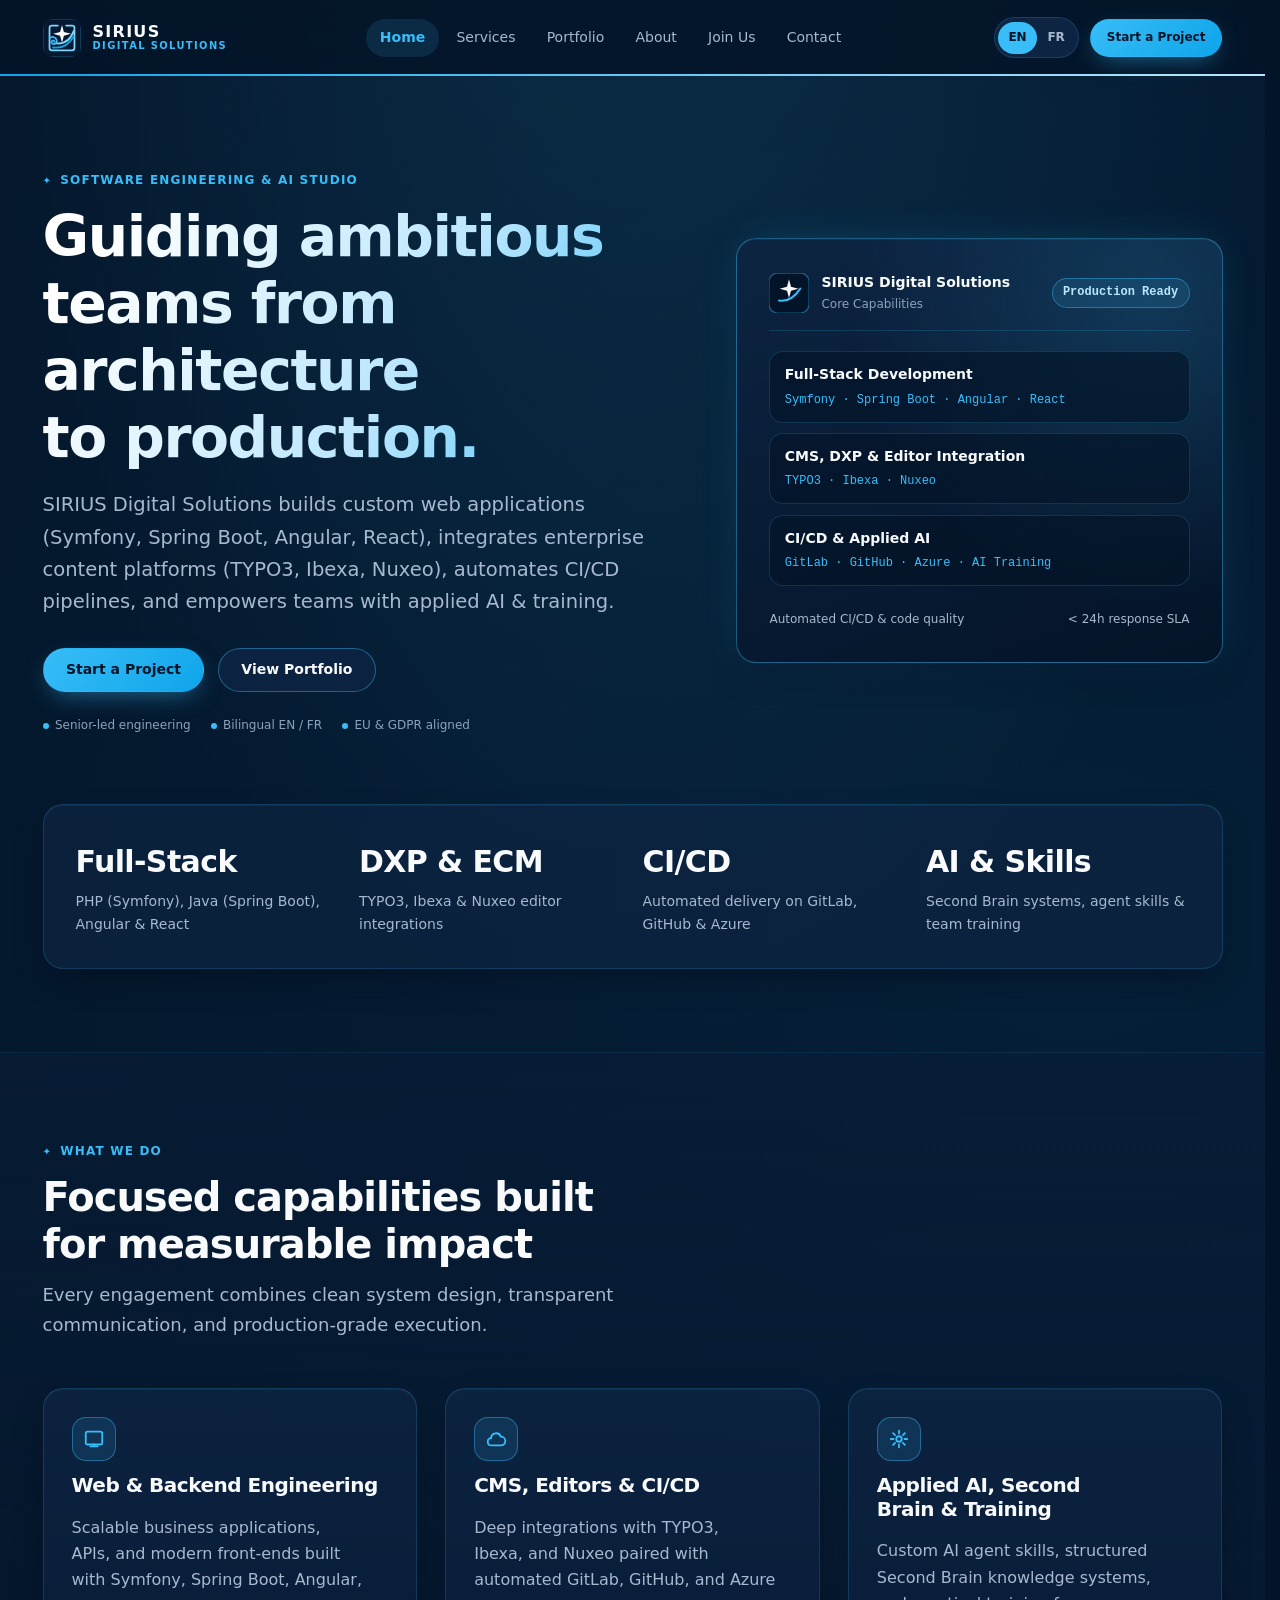
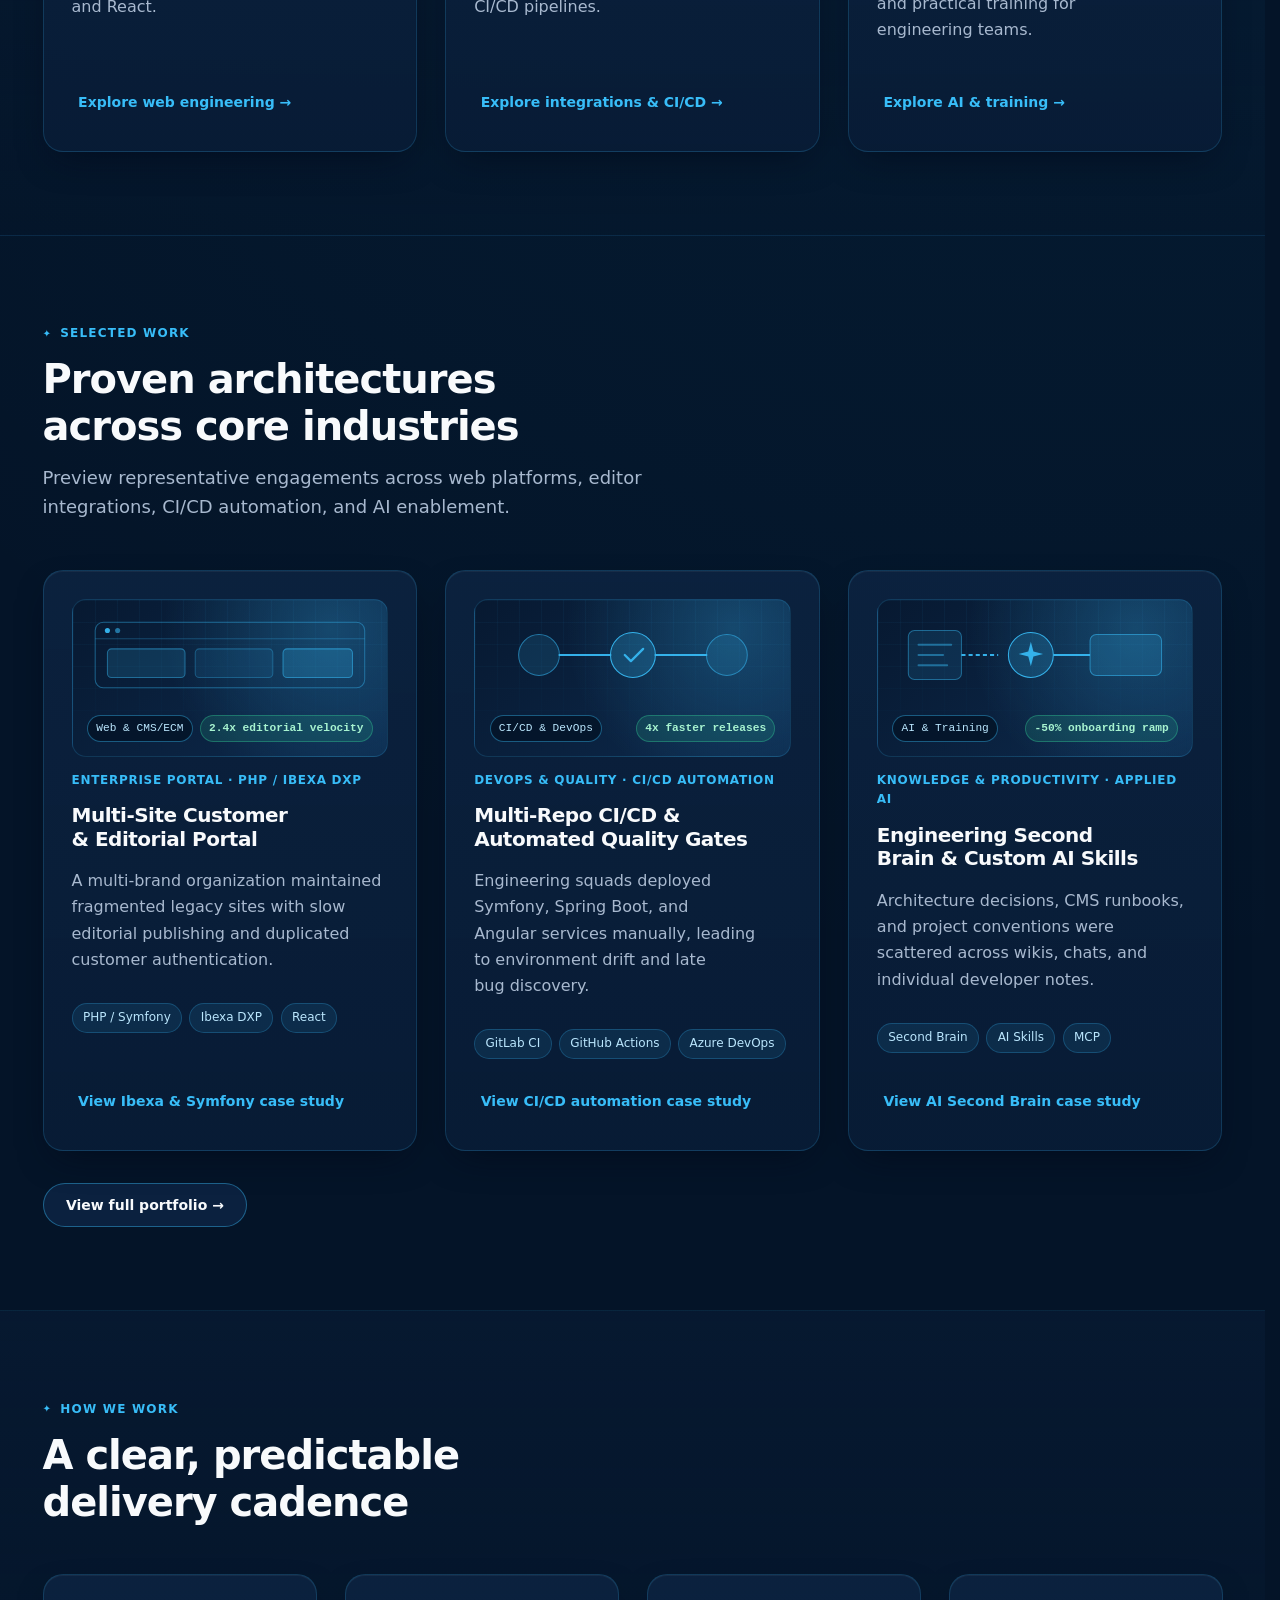
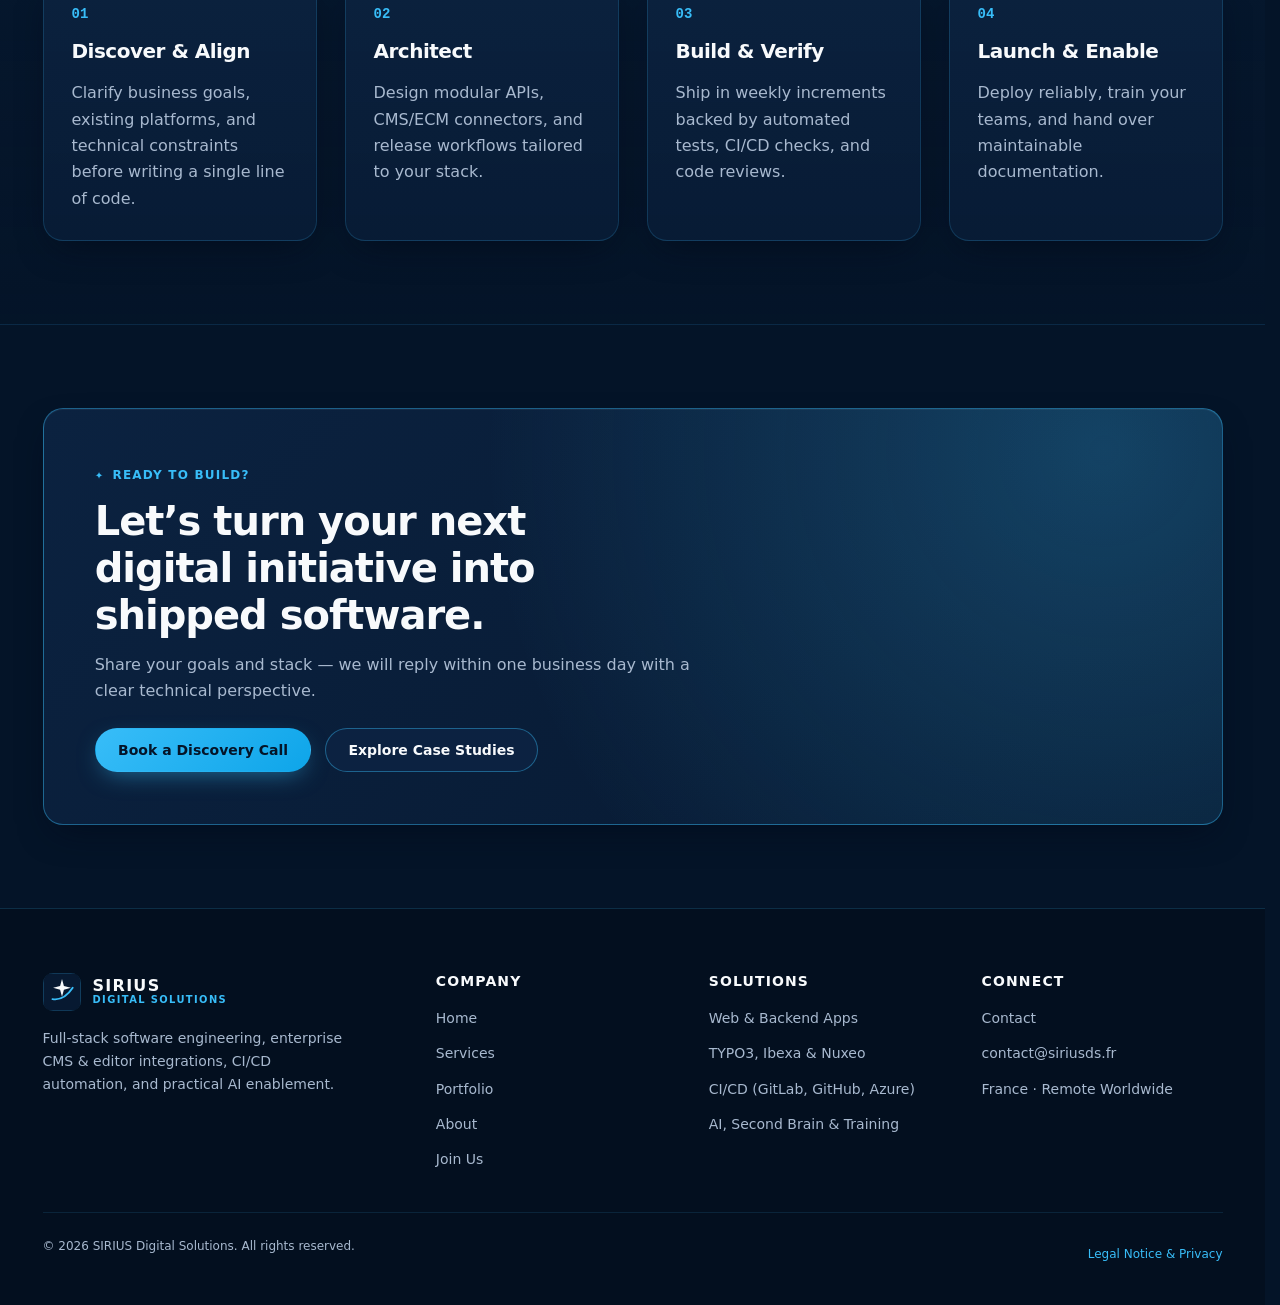
<file: docs/index.html>
<!DOCTYPE html>
<html lang="en">
  <head>
    <meta charset="UTF-8" />
    <meta name="viewport" content="width=device-width, initial-scale=1.0" />
    <meta name="theme-color" content="#041428" />
    <title>SIRIUS Digital Solutions — Software Engineering, CMS/ECM, CI/CD &amp; AI</title>
    <meta
      name="description"
      content="SIRIUS Digital Solutions builds custom web applications (Symfony, Spring Boot, Angular, React), integrates TYPO3, Ibexa &amp; Nuxeo, automates CI/CD (GitLab, GitHub, Azure), and delivers applied AI &amp; training."
    />
    <link rel="canonical" href="https://www.siriusds.fr/" />
    <meta property="og:type" content="website" />
    <meta property="og:title" content="SIRIUS Digital Solutions — Software Engineering, CMS/ECM, CI/CD &amp; AI" />
    <meta
      property="og:description"
      content="Full-stack web engineering (Symfony, Spring Boot, Angular, React), TYPO3/Ibexa/Nuxeo integrations, CI/CD automation, and applied AI &amp; training."
    />
    <meta property="og:url" content="https://www.siriusds.fr/" />
    <meta property="og:image" content="https://www.siriusds.fr/assets/images/sirius-logo.png" />
    <link rel="icon" type="image/svg+xml" href="assets/images/favicon.svg" />
    <link rel="icon" type="image/png" href="assets/images/favicon.png" />

    <link rel="stylesheet" href="assets/css/tokens.css" />
    <link rel="stylesheet" href="assets/css/base.css" />
    <link rel="stylesheet" href="assets/css/layout.css" />
    <link rel="stylesheet" href="assets/css/components.css" />
    <link rel="stylesheet" href="assets/css/pages.css" />

    <script type="application/ld+json">
      {
        "@context": "https://schema.org",
        "@type": "ProfessionalService",
        "name": "SIRIUS Digital Solutions",
        "url": "https://www.siriusds.fr",
        "email": "contact@siriusds.fr",
        "areaServed": "Worldwide",
        "availableLanguage": ["English", "French"],
        "description": "Full-stack software engineering (PHP Symfony, Java Spring Boot, Angular, React), CMS & ECM integrations (TYPO3, Ibexa, Nuxeo), CI/CD automation (GitLab, GitHub, Azure), and applied AI & team training."
      }
    </script>
  </head>
  <body data-page="home">
    <a class="skip-link" href="#main-content" data-i18n="skip.content">Skip to main content</a>

    <header class="site-header">
      <div class="container header-inner">
        <a class="brand" href="index.html">
          <svg class="brand-mark" viewBox="0 0 64 64" width="38" height="38" fill="none" aria-hidden="true">
            <rect width="64" height="64" rx="14" fill="#071931" stroke="#38bdf8" stroke-opacity="0.38" stroke-width="2" />
            <path d="M25 11H15a4 4 0 0 0-4 4v34a4 4 0 0 0 4 4h34a4 4 0 0 0 4-4V15a4 4 0 0 0-4-4H39" stroke="#7dd3fc" stroke-width="3" stroke-linecap="round" />
            <path d="M32 10l3.2 11.8L47 25l-11.8 3.2L32 40l-3.2-11.8L17 25l11.8-3.2L32 10z" fill="#f8fafc" />
            <path d="M11 33c3.5-4.5 10.5-3.2 12 2.2 1.2 4.2-2.5 8-6.4 6.7-2.6-.9-3.2-4-.8-5.4 1.6-.9 3.6.2 3.3 1.9" stroke="#38bdf8" stroke-width="3" stroke-linecap="round" />
            <path d="M23 41c12.5 1.5 23-6 29-21" stroke="#7dd3fc" stroke-width="3.2" stroke-linecap="round" />
            <path d="M17 48c14.5 2 26.5-4.5 34.5-18.5" stroke="#0ea5e9" stroke-width="3" stroke-linecap="round" />
          </svg>
          <span class="brand-text">
            <span class="brand-name">SIRIUS</span>
            <span class="brand-sub">DIGITAL SOLUTIONS</span>
          </span>
        </a>

        <nav class="site-nav" aria-label="Primary" data-i18n-attr="aria-label:nav.ariaPrimary">
          <button
            type="button"
            id="nav-toggle"
            class="menu-button"
            popovertarget="site-menu"
            popovertargetaction="toggle"
            aria-controls="site-menu"
            aria-expanded="false"
            aria-label="Open navigation menu"
            data-i18n-attr="aria-label:nav.menuOpen"
          >
            <svg width="18" height="18" viewBox="0 0 24 24" fill="none" stroke="currentColor" stroke-width="2" aria-hidden="true">
              <path d="M4 7h16M4 12h16M4 17h16" stroke-linecap="round" />
            </svg>
            <span data-i18n="nav.menuLabel">Menu</span>
          </button>

          <ul id="site-menu" class="site-menu">
            <li><a class="nav-link" href="index.html" data-i18n="nav.home">Home</a></li>
            <li><a class="nav-link" href="services.html" data-i18n="nav.services">Services</a></li>
            <li><a class="nav-link" href="portfolio.html" data-i18n="nav.portfolio">Portfolio</a></li>
            <li><a class="nav-link" href="about.html" data-i18n="nav.about">About</a></li>
            <li><a class="nav-link" href="careers.html" data-i18n="nav.careers">Join Us</a></li>
            <li><a class="nav-link" href="contact.html" data-i18n="nav.contact">Contact</a></li>
            <li class="site-menu-cta">
              <a class="btn btn-primary btn-sm" href="contact.html" data-i18n="nav.cta">Start a Project</a>
            </li>
          </ul>
        </nav>

        <div class="header-actions">
          <div class="lang-switch" role="group" aria-label="Language switcher" data-i18n-attr="aria-label:nav.ariaLang">
            <button type="button" class="lang-btn" data-lang-btn="en" aria-pressed="true">EN</button>
            <button type="button" class="lang-btn" data-lang-btn="fr" aria-pressed="false">FR</button>
          </div>
          <a class="btn btn-primary btn-sm header-cta" href="contact.html" data-i18n="nav.cta">
            Start a Project
          </a>
        </div>
      </div>
    </header>

    <main id="main-content" tabindex="-1">
      <!-- Hero -->
      <section class="hero">
        <div class="container hero-grid">
          <div>
            <span class="eyebrow" data-i18n="home.hero.eyebrow">Digital Engineering Studio</span>
            <h1 class="hero-title gradient-text" data-i18n="home.hero.title">
              Guiding ambitious teams from architecture to production.
            </h1>
            <p class="hero-lead" data-i18n="home.hero.lead">
              SIRIUS Digital Solutions builds custom web applications (Symfony, Spring Boot, Angular, React), integrates enterprise content platforms (TYPO3, Ibexa, Nuxeo), automates CI/CD pipelines, and empowers teams with applied AI &amp; training.
            </p>
            <div class="hero-actions">
              <a class="btn btn-primary" href="contact.html" data-i18n="home.hero.ctaPrimary">
                Start a Project
              </a>
              <a class="btn btn-secondary" href="portfolio.html" data-i18n="home.hero.ctaSecondary">
                View Portfolio
              </a>
            </div>
            <div class="hero-trust">
              <span data-i18n="home.hero.trust1">Senior-led delivery</span>
              <span data-i18n="home.hero.trust2">Bilingual EN / FR</span>
              <span data-i18n="home.hero.trust3">EU &amp; GDPR aligned</span>
            </div>
          </div>

          <aside class="hero-panel" aria-labelledby="studio-snapshot-title">
            <div class="hero-panel-head">
              <div class="hero-panel-brand">
                <svg viewBox="0 0 64 64" width="40" height="40" fill="none" aria-hidden="true">
                  <rect width="64" height="64" rx="14" fill="#041428" stroke="#38bdf8" stroke-opacity="0.4" stroke-width="2" />
                  <path d="M32 10l3.2 11.8L47 25l-11.8 3.2L32 40l-3.2-11.8L17 25l11.8-3.2L32 10z" fill="#f8fafc" />
                  <path d="M16 44c12.5 2 24.5-4.5 34-19" stroke="#38bdf8" stroke-width="3.2" stroke-linecap="round" />
                </svg>
                <div>
                  <div style="font-weight: 700; font-size: var(--text-sm); color: var(--text-primary)">SIRIUS Digital Solutions</div>
                  <div id="studio-snapshot-title" style="font-size: var(--text-xs); color: var(--text-muted)" data-i18n="home.panel.subtitle">
                    Engineering Snapshot
                  </div>
                </div>
              </div>
              <span class="hero-panel-badge" data-i18n="home.panel.badge">Production Ready</span>
            </div>

            <div class="hero-panel-pillars">
              <div class="pillar-row">
                <strong data-i18n="home.panel.p1.title">Full-Stack Development</strong>
                <span data-i18n="home.panel.p1.tag">Symfony · Spring Boot · Angular · React</span>
              </div>
              <div class="pillar-row">
                <strong data-i18n="home.panel.p2.title">CMS, DXP &amp; Editor Integration</strong>
                <span data-i18n="home.panel.p2.tag">TYPO3 · Ibexa · Nuxeo</span>
              </div>
              <div class="pillar-row">
                <strong data-i18n="home.panel.p3.title">CI/CD &amp; Applied AI</strong>
                <span data-i18n="home.panel.p3.tag">GitLab · GitHub · Azure · AI Training</span>
              </div>
            </div>

            <div class="hero-panel-foot">
              <span data-i18n="home.panel.foot1">Automated CI/CD &amp; tests</span>
              <span data-i18n="home.panel.foot2">&lt; 24h response SLA</span>
            </div>
          </aside>
        </div>
      </section>

      <!-- Key Pillars Strip -->
      <section class="section" style="padding-top: 0">
        <div class="container">
          <div class="stats-strip">
            <div class="stat-item">
              <span class="stat-value" data-i18n="home.stats.1.val">End-to-End</span>
              <span class="stat-label" data-i18n="home.stats.1.lbl">From discovery &amp; UX to cloud deployment</span>
            </div>
            <div class="stat-item">
              <span class="stat-value" data-i18n="home.stats.2.val">Cloud-Native</span>
              <span class="stat-label" data-i18n="home.stats.2.lbl">Built for resilience, security &amp; cost control</span>
            </div>
            <div class="stat-item">
              <span class="stat-value" data-i18n="home.stats.3.val">EN / FR</span>
              <span class="stat-label" data-i18n="home.stats.3.lbl">Bilingual delivery across Europe &amp; remote</span>
            </div>
            <div class="stat-item">
              <span class="stat-value" data-i18n="home.stats.4.val">&lt; 24h</span>
              <span class="stat-label" data-i18n="home.stats.4.lbl">Direct engineering response turnaround</span>
            </div>
          </div>
        </div>
      </section>

      <!-- Services Preview -->
      <section class="section section-muted">
        <div class="container">
          <div class="section-header">
            <span class="eyebrow" data-i18n="home.services.eyebrow">What We Do</span>
            <h2 class="section-title" data-i18n="home.services.title">
              Focused capabilities built for measurable impact
            </h2>
            <p class="section-lead" data-i18n="home.services.lead">
              Every engagement combines clean system design, transparent communication, and production-grade execution.
            </p>
          </div>

          <div class="grid grid-3">
            <article class="card">
              <div class="card-icon" aria-hidden="true">
                <svg width="22" height="22" viewBox="0 0 24 24" fill="none" stroke="currentColor" stroke-width="2">
                  <rect x="3" y="4" width="18" height="14" rx="2" />
                  <path d="M8 20h8M12 18v2" stroke-linecap="round" />
                </svg>
              </div>
              <h3 class="card-title" data-i18n="home.services.1.title">Web &amp; Product Engineering</h3>
              <p data-i18n="home.services.1.desc">
                Fast, accessible web applications, customer portals, and APIs built with modern standards.
              </p>
              <div class="card-footer">
                <a class="btn btn-ghost" href="services.html#web-platforms" data-i18n="home.services.1.link">
                  Explore web engineering →
                </a>
              </div>
            </article>

            <article class="card">
              <div class="card-icon" aria-hidden="true">
                <svg width="22" height="22" viewBox="0 0 24 24" fill="none" stroke="currentColor" stroke-width="2">
                  <path d="M17.5 19H7a4 4 0 0 1-.4-7.98A5.5 5.5 0 0 1 17.3 9.5 4.5 4.5 0 0 1 17.5 19Z" />
                </svg>
              </div>
              <h3 class="card-title" data-i18n="home.services.2.title">Cloud &amp; DevOps Foundations</h3>
              <p data-i18n="home.services.2.desc">
                Automated CI/CD, Infrastructure as Code, observability, and zero-downtime deployments.
              </p>
              <div class="card-footer">
                <a class="btn btn-ghost" href="services.html#cms-integrations" data-i18n="home.services.2.link">
                  Explore integrations &amp; CI/CD →
                </a>
              </div>
            </article>

            <article class="card">
              <div class="card-icon" aria-hidden="true">
                <svg width="22" height="22" viewBox="0 0 24 24" fill="none" stroke="currentColor" stroke-width="2">
                  <path d="M12 3v3m0 12v3M3 12h3m12 0h3M5.6 5.6l2.1 2.1m8.6 8.6 2.1 2.1M18.4 5.6l-2.1 2.1M7.7 16.3l-2.1 2.1" stroke-linecap="round" />
                  <circle cx="12" cy="12" r="3" />
                </svg>
              </div>
              <h3 class="card-title" data-i18n="home.services.3.title">Applied AI, Second Brain &amp; Training</h3>
              <p data-i18n="home.services.3.desc">
                Custom AI agent skills, structured Second Brain knowledge systems, and practical training for engineering teams.
              </p>
              <div class="card-footer">
                <a class="btn btn-ghost" href="services.html#ai-training" data-i18n="home.services.3.link">
                  Explore AI &amp; training →
                </a>
              </div>
            </article>
          </div>
        </div>
      </section>

      <!-- Featured Portfolio Preview -->
      <section class="section">
        <div class="container">
          <div class="section-header">
            <span class="eyebrow" data-i18n="home.work.eyebrow">Selected Work</span>
            <h2 class="section-title" data-i18n="home.work.title">
              Proven architectures across core industries
            </h2>
            <p class="section-lead" data-i18n="home.work.lead">
              Preview representative engagements across SaaS platforms, cloud modernization, and automated operations.
            </p>
          </div>

          <div id="portfolio-grid" class="grid grid-3">
            <article class="card project-card" data-project-id="ibexa-portal" data-category="web">
              <div class="project-thumb">
                <svg class="project-schematic" viewBox="0 0 280 80" fill="none" aria-hidden="true">
                  <rect x="8" y="8" width="264" height="64" rx="8" stroke="currentColor" stroke-opacity="0.45" />
                  <path d="M8 24h264" stroke="currentColor" stroke-opacity="0.3" />
                  <circle cx="20" cy="16" r="2.5" fill="currentColor" />
                  <circle cx="30" cy="16" r="2.5" fill="currentColor" opacity="0.6" />
                  <rect x="20" y="34" width="76" height="28" rx="4" fill="currentColor" fill-opacity="0.16" stroke="currentColor" stroke-opacity="0.5" />
                  <rect x="106" y="34" width="76" height="28" rx="4" fill="currentColor" fill-opacity="0.1" stroke="currentColor" stroke-opacity="0.35" />
                  <rect x="192" y="34" width="68" height="28" rx="4" fill="currentColor" fill-opacity="0.22" stroke="currentColor" stroke-opacity="0.6" />
                </svg>
                <div class="project-thumb-foot">
                  <span class="project-thumb-label" data-i18n="home.work.cat.web">Web &amp; CMS/ECM</span>
                  <span class="project-metric" data-project-metric>2.4x editorial velocity</span>
                </div>
              </div>
              <span class="card-meta" data-project-sector>Enterprise Portal · PHP / Ibexa DXP</span>
              <h3 class="card-title" data-project-title>Multi-Site Customer &amp; Editorial Portal</h3>
              <p data-project-summary></p>
              <div class="tag-list">
                <span class="tag">PHP / Symfony</span>
                <span class="tag">Ibexa DXP</span>
                <span class="tag">React</span>
              </div>
              <div class="card-footer">
                <a class="btn btn-ghost" href="portfolio.html?project=ibexa-portal" data-i18n="home.work.inspect.ibexa">
                  View Ibexa &amp; Symfony case study
                </a>
              </div>
            </article>

            <article class="card project-card" data-project-id="cicd-platform" data-category="cicd">
              <div class="project-thumb">
                <svg class="project-schematic" viewBox="0 0 280 80" fill="none" aria-hidden="true">
                  <circle cx="48" cy="40" r="20" fill="currentColor" fill-opacity="0.14" stroke="currentColor" stroke-opacity="0.6" />
                  <circle cx="140" cy="40" r="22" fill="currentColor" fill-opacity="0.22" stroke="currentColor" />
                  <circle cx="232" cy="40" r="20" fill="currentColor" fill-opacity="0.14" stroke="currentColor" stroke-opacity="0.6" />
                  <path d="M68 40h50M162 40h50" stroke="currentColor" stroke-width="2" stroke-linecap="round" />
                  <path d="M132 40l6 6 12-12" stroke="currentColor" stroke-width="2.2" stroke-linecap="round" stroke-linejoin="round" />
                </svg>
                <div class="project-thumb-foot">
                  <span class="project-thumb-label" data-i18n="home.work.cat.cicd">CI/CD &amp; DevOps</span>
                  <span class="project-metric" data-project-metric>4x faster releases</span>
                </div>
              </div>
              <span class="card-meta" data-project-sector>DevOps &amp; Quality · CI/CD Automation</span>
              <h3 class="card-title" data-project-title>Multi-Repo CI/CD &amp; Automated Quality Gates</h3>
              <p data-project-summary></p>
              <div class="tag-list">
                <span class="tag">GitLab CI</span>
                <span class="tag">GitHub Actions</span>
                <span class="tag">Azure DevOps</span>
              </div>
              <div class="card-footer">
                <a class="btn btn-ghost" href="portfolio.html?project=cicd-platform" data-i18n="home.work.inspect.cicd">
                  View CI/CD automation case study
                </a>
              </div>
            </article>

            <article class="card project-card" data-project-id="ai-second-brain" data-category="ai">
              <div class="project-thumb">
                <svg class="project-schematic" viewBox="0 0 280 80" fill="none" aria-hidden="true">
                  <rect x="16" y="16" width="52" height="48" rx="6" fill="currentColor" fill-opacity="0.12" stroke="currentColor" stroke-opacity="0.5" />
                  <path d="M26 30h32M26 40h24M26 50h28" stroke="currentColor" stroke-opacity="0.5" stroke-width="2" stroke-linecap="round" />
                  <path d="M68 40h36" stroke="currentColor" stroke-width="1.8" stroke-dasharray="4 3" />
                  <circle cx="136" cy="40" r="22" fill="currentColor" fill-opacity="0.2" stroke="currentColor" />
                  <path d="M136 27l2.5 9.5L148 39l-9.5 2.5L136 51l-2.5-9.5L124 39l9.5-2.5L136 27z" fill="currentColor" />
                  <path d="M158 40h36" stroke="currentColor" stroke-width="1.8" />
                  <rect x="194" y="20" width="70" height="40" rx="6" fill="currentColor" fill-opacity="0.18" stroke="currentColor" stroke-opacity="0.6" />
                </svg>
                <div class="project-thumb-foot">
                  <span class="project-thumb-label" data-i18n="home.work.cat.ai">AI &amp; Training</span>
                  <span class="project-metric" data-project-metric>-50% onboarding ramp</span>
                </div>
              </div>
              <span class="card-meta" data-project-sector>Knowledge &amp; Productivity · Applied AI</span>
              <h3 class="card-title" data-project-title>Engineering Second Brain &amp; Custom AI Skills</h3>
              <p data-project-summary></p>
              <div class="tag-list">
                <span class="tag">Second Brain</span>
                <span class="tag">AI Skills</span>
                <span class="tag">MCP</span>
              </div>
              <div class="card-footer">
                <a class="btn btn-ghost" href="portfolio.html?project=ai-second-brain" data-i18n="home.work.inspect.ai">
                  View AI Second Brain case study
                </a>
              </div>
            </article>
          </div>

          <div style="margin-top: 2rem">
            <a class="btn btn-secondary" href="portfolio.html" data-i18n="home.work.more">
              View full portfolio →
            </a>
          </div>
        </div>
      </section>

      <!-- Delivery Process -->
      <section class="section section-muted">
        <div class="container">
          <div class="section-header">
            <span class="eyebrow" data-i18n="home.process.eyebrow">How We Work</span>
            <h2 class="section-title" data-i18n="home.process.title">
              A clear, predictable delivery cadence
            </h2>
          </div>

          <div class="grid grid-4">
            <article class="card">
              <span class="step-num">01</span>
              <h3 class="card-title" data-i18n="home.process.1.title">Discover &amp; Align</h3>
              <p data-i18n="home.process.1.desc">
                Clarify business goals, constraints, and success metrics before writing a single line of code.
              </p>
            </article>
            <article class="card">
              <span class="step-num">02</span>
              <h3 class="card-title" data-i18n="home.process.2.title">Architect</h3>
              <p data-i18n="home.process.2.desc">
                Design modular boundaries, data models, and pragmatic infrastructure tailored to your scale.
              </p>
            </article>
            <article class="card">
              <span class="step-num">03</span>
              <h3 class="card-title" data-i18n="home.process.3.title">Build &amp; Verify</h3>
              <p data-i18n="home.process.3.desc">
                Ship in weekly increments backed by automated tests, code reviews, and staging previews.
              </p>
            </article>
            <article class="card">
              <span class="step-num">04</span>
              <h3 class="card-title" data-i18n="home.process.4.title">Launch &amp; Evolve</h3>
              <p data-i18n="home.process.4.desc">
                Monitor production health, optimize performance, and hand over clean documentation.
              </p>
            </article>
          </div>
        </div>
      </section>

      <!-- Final CTA Banner -->
      <section class="section">
        <div class="container">
          <div class="cta-banner">
            <div class="cta-banner-copy">
              <span class="eyebrow" data-i18n="cta.eyebrow">Ready to build?</span>
              <h2 class="section-title" data-i18n="cta.title">
                Let’s turn your next digital initiative into shipped software.
              </h2>
              <p data-i18n="cta.desc">
                Share your goals and timeline — we will reply within one business day with a clear technical perspective.
              </p>
            </div>
            <div class="hero-actions" style="margin-bottom: 0">
              <a class="btn btn-primary" href="contact.html" data-i18n="cta.primary">Book a Discovery Call</a>
              <a class="btn btn-secondary" href="portfolio.html" data-i18n="cta.secondary">Explore Case Studies</a>
            </div>
          </div>
        </div>
      </section>
    </main>

    <footer class="site-footer">
      <div class="container">
        <div class="footer-grid">
          <div class="footer-col">
            <a class="brand" href="index.html" style="margin-bottom: 1rem">
              <svg class="brand-mark" viewBox="0 0 64 64" width="34" height="34" fill="none" aria-hidden="true">
                <rect width="64" height="64" rx="14" fill="#071931" stroke="#38bdf8" stroke-opacity="0.38" stroke-width="2" />
                <path d="M32 10l3.2 11.8L47 25l-11.8 3.2L32 40l-3.2-11.8L17 25l11.8-3.2L32 10z" fill="#f8fafc" />
                <path d="M16 44c12.5 2 24.5-4.5 34-19" stroke="#38bdf8" stroke-width="3.2" stroke-linecap="round" />
              </svg>
              <span class="brand-text">
                <span class="brand-name">SIRIUS</span>
                <span class="brand-sub">DIGITAL SOLUTIONS</span>
              </span>
            </a>
            <p style="font-size: var(--text-sm); max-width: 34ch" data-i18n="footer.tagline">
              Engineering reliable web platforms, scalable cloud foundations, and intelligent automation tailored for modern teams.
            </p>
          </div>

          <div class="footer-col">
            <h2 class="footer-heading" data-i18n="footer.company">Company</h2>
            <ul class="footer-links">
              <li><a href="index.html" data-i18n="nav.home">Home</a></li>
              <li><a href="services.html" data-i18n="nav.services">Services</a></li>
              <li><a href="portfolio.html" data-i18n="nav.portfolio">Portfolio</a></li>
              <li><a href="about.html" data-i18n="nav.about">About</a></li>
              <li><a href="careers.html" data-i18n="nav.careers">Join Us</a></li>
            </ul>
          </div>

          <div class="footer-col">
            <h2 class="footer-heading" data-i18n="footer.solutions">Solutions</h2>
            <ul class="footer-links">
              <li><a href="services.html#web-platforms" data-i18n="footer.sol.web">Web &amp; Backend Apps</a></li>
              <li><a href="services.html#cms-integrations" data-i18n="footer.sol.cms">TYPO3, Ibexa &amp; Nuxeo</a></li>
              <li><a href="services.html#cicd-devops" data-i18n="footer.sol.cicd">CI/CD (GitLab, GitHub, Azure)</a></li>
              <li><a href="services.html#ai-training" data-i18n="footer.sol.ai">AI, Second Brain &amp; Training</a></li>
            </ul>
          </div>

          <div class="footer-col">
            <h2 class="footer-heading" data-i18n="footer.connect">Connect</h2>
            <ul class="footer-links">
              <li><a href="contact.html" data-i18n="nav.contact">Contact</a></li>
              <li><a href="mailto:contact@siriusds.fr">contact@siriusds.fr</a></li>
              <li><span style="font-size: var(--text-sm); color: var(--text-secondary)" data-i18n="footer.location">France · Remote Worldwide</span></li>
            </ul>
          </div>
        </div>

        <div class="footer-bottom">
          <p>
            © <span data-year>2026</span> SIRIUS Digital Solutions.
            <span data-i18n="footer.rights">All rights reserved.</span>
          </p>
          <div class="footer-legal">
            <a href="legal.html" data-i18n="footer.legal">Legal Notice &amp; Privacy</a>
          </div>
        </div>
      </div>
    </footer>

    <script src="assets/js/i18n.js"></script>
    <script src="assets/js/main.js"></script>
    <script src="assets/js/portfolio.js"></script>
  </body>
</html>
</file>
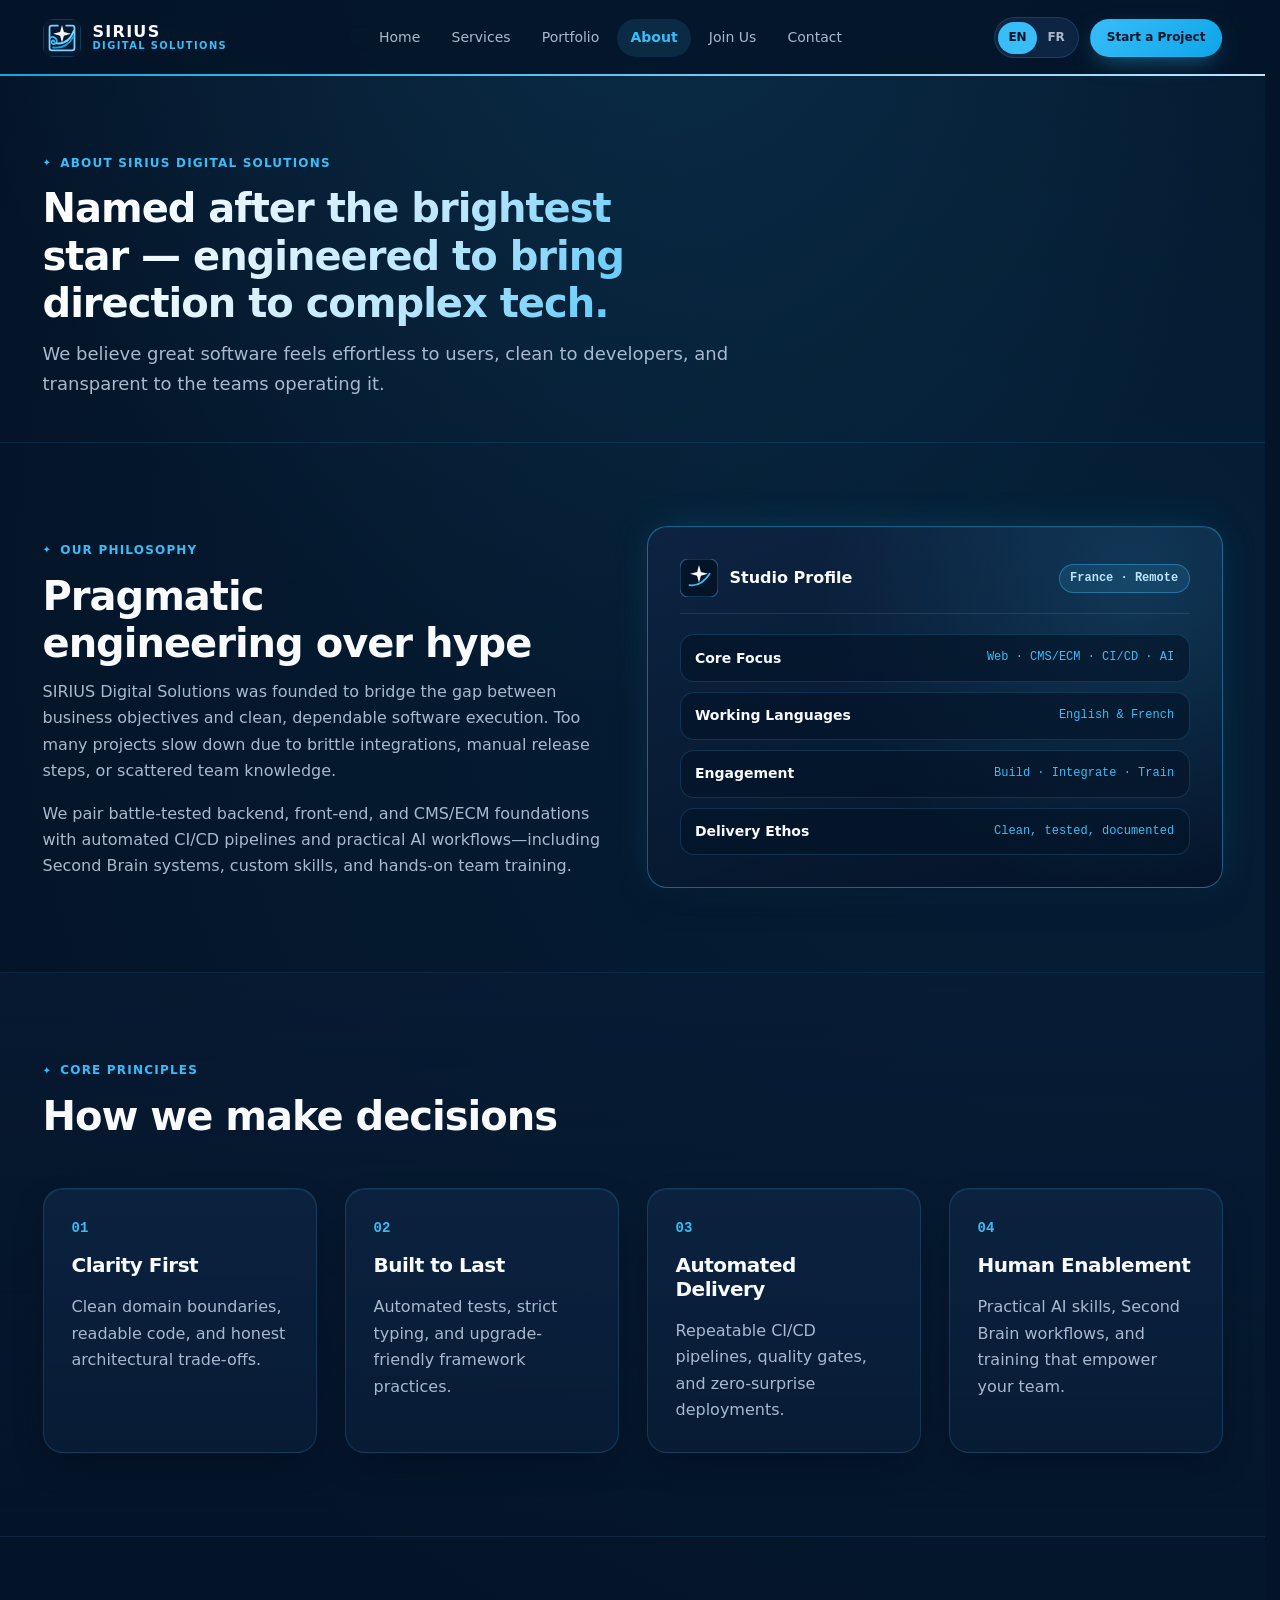
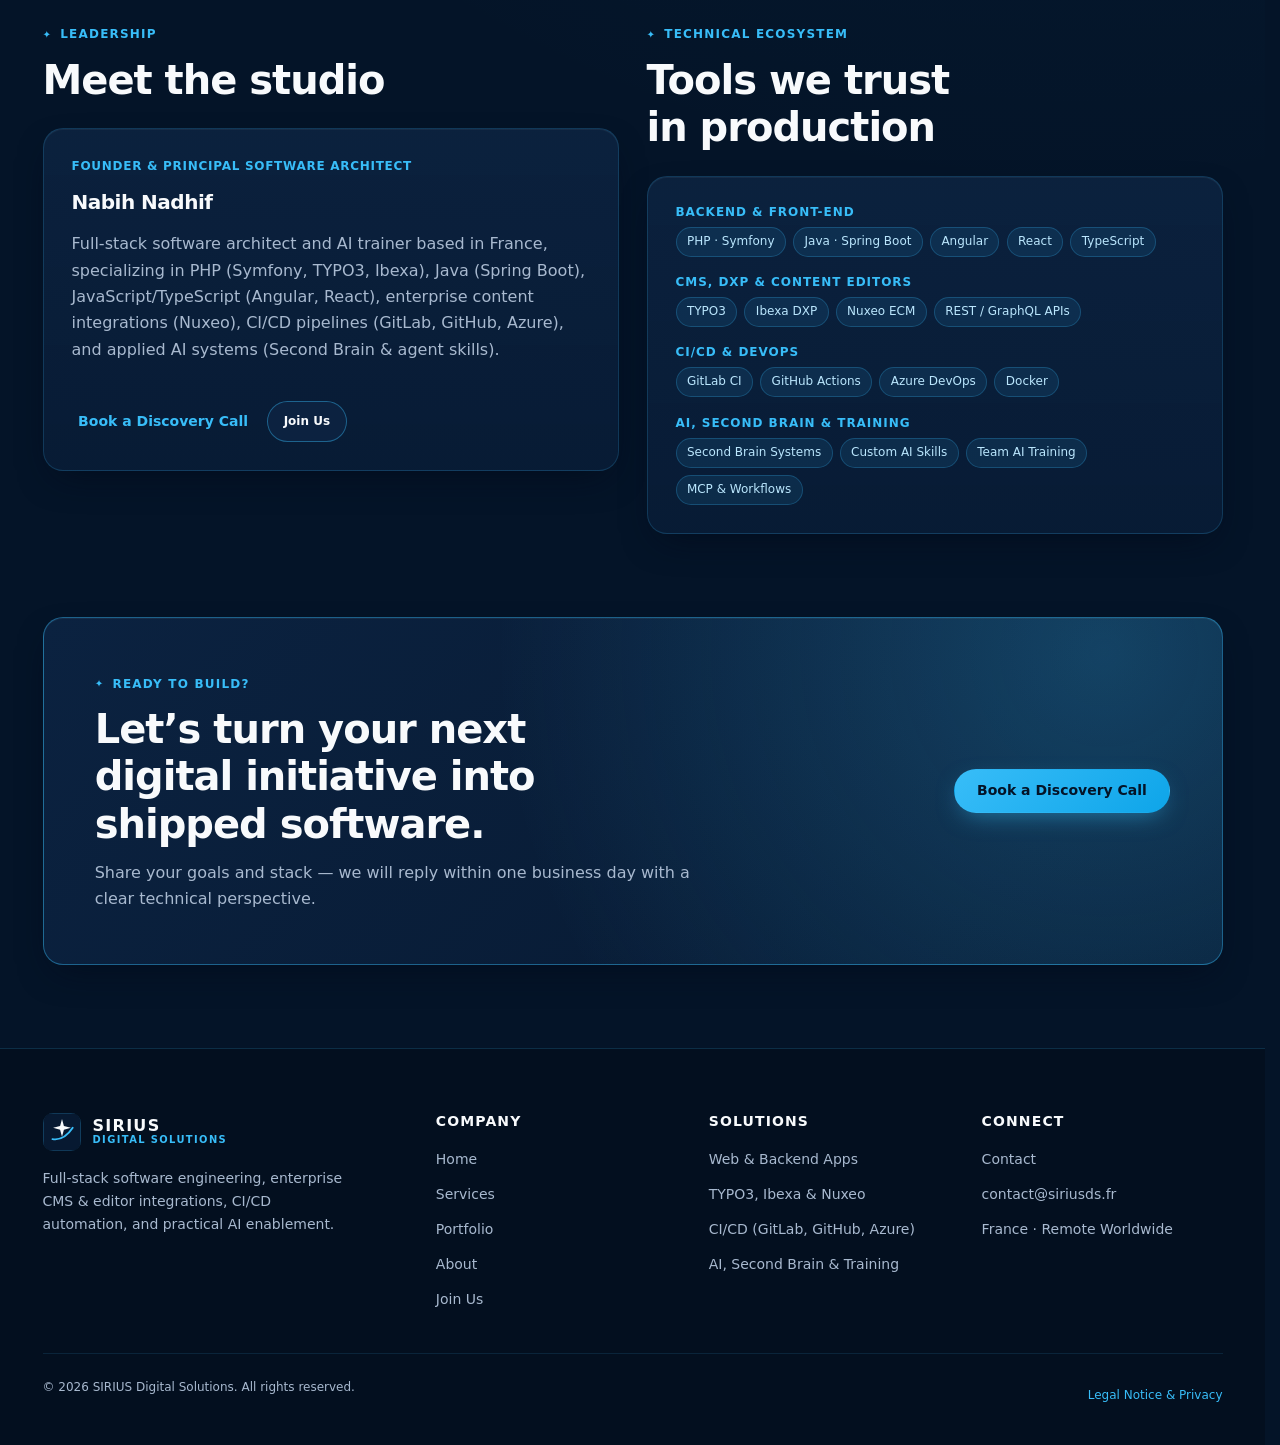
<file: docs/about.html>
<!DOCTYPE html>
<html lang="en">
  <head>
    <meta charset="UTF-8" />
    <meta name="viewport" content="width=device-width, initial-scale=1.0" />
    <meta name="theme-color" content="#041428" />
    <title>About Us — SIRIUS Digital Solutions</title>
    <meta
      name="description"
      content="Discover the mission, engineering values, and technical capabilities behind SIRIUS Digital Solutions."
    />
    <link rel="canonical" href="https://www.siriusds.fr/about.html" />
    <link rel="icon" type="image/svg+xml" href="assets/images/favicon.svg" />
    <link rel="icon" type="image/png" href="assets/images/favicon.png" />

    <link rel="stylesheet" href="assets/css/tokens.css" />
    <link rel="stylesheet" href="assets/css/base.css" />
    <link rel="stylesheet" href="assets/css/layout.css" />
    <link rel="stylesheet" href="assets/css/components.css" />
    <link rel="stylesheet" href="assets/css/pages.css" />
  </head>
  <body data-page="about">
    <a class="skip-link" href="#main-content" data-i18n="skip.content">Skip to main content</a>

    <header class="site-header">
      <div class="container header-inner">
        <a class="brand" href="index.html">
          <svg class="brand-mark" viewBox="0 0 64 64" width="38" height="38" fill="none" aria-hidden="true">
            <rect width="64" height="64" rx="14" fill="#071931" stroke="#38bdf8" stroke-opacity="0.38" stroke-width="2" />
            <path d="M25 11H15a4 4 0 0 0-4 4v34a4 4 0 0 0 4 4h34a4 4 0 0 0 4-4V15a4 4 0 0 0-4-4H39" stroke="#7dd3fc" stroke-width="3" stroke-linecap="round" />
            <path d="M32 10l3.2 11.8L47 25l-11.8 3.2L32 40l-3.2-11.8L17 25l11.8-3.2L32 10z" fill="#f8fafc" />
            <path d="M11 33c3.5-4.5 10.5-3.2 12 2.2 1.2 4.2-2.5 8-6.4 6.7-2.6-.9-3.2-4-.8-5.4 1.6-.9 3.6.2 3.3 1.9" stroke="#38bdf8" stroke-width="3" stroke-linecap="round" />
            <path d="M23 41c12.5 1.5 23-6 29-21" stroke="#7dd3fc" stroke-width="3.2" stroke-linecap="round" />
            <path d="M17 48c14.5 2 26.5-4.5 34.5-18.5" stroke="#0ea5e9" stroke-width="3" stroke-linecap="round" />
          </svg>
          <span class="brand-text">
            <span class="brand-name">SIRIUS</span>
            <span class="brand-sub">DIGITAL SOLUTIONS</span>
          </span>
        </a>

        <nav class="site-nav" aria-label="Primary" data-i18n-attr="aria-label:nav.ariaPrimary">
          <button
            type="button"
            id="nav-toggle"
            class="menu-button"
            popovertarget="site-menu"
            popovertargetaction="toggle"
            aria-controls="site-menu"
            aria-expanded="false"
            aria-label="Open navigation menu"
            data-i18n-attr="aria-label:nav.menuOpen"
          >
            <svg width="18" height="18" viewBox="0 0 24 24" fill="none" stroke="currentColor" stroke-width="2" aria-hidden="true">
              <path d="M4 7h16M4 12h16M4 17h16" stroke-linecap="round" />
            </svg>
            <span data-i18n="nav.menuLabel">Menu</span>
          </button>

          <ul id="site-menu" class="site-menu">
            <li><a class="nav-link" href="index.html" data-i18n="nav.home">Home</a></li>
            <li><a class="nav-link" href="services.html" data-i18n="nav.services">Services</a></li>
            <li><a class="nav-link" href="portfolio.html" data-i18n="nav.portfolio">Portfolio</a></li>
            <li><a class="nav-link" href="about.html" data-i18n="nav.about">About</a></li>
            <li><a class="nav-link" href="careers.html" data-i18n="nav.careers">Join Us</a></li>
            <li><a class="nav-link" href="contact.html" data-i18n="nav.contact">Contact</a></li>
            <li class="site-menu-cta">
              <a class="btn btn-primary btn-sm" href="contact.html" data-i18n="nav.cta">Start a Project</a>
            </li>
          </ul>
        </nav>

        <div class="header-actions">
          <div class="lang-switch" role="group" aria-label="Language switcher" data-i18n-attr="aria-label:nav.ariaLang">
            <button type="button" class="lang-btn" data-lang-btn="en" aria-pressed="true">EN</button>
            <button type="button" class="lang-btn" data-lang-btn="fr" aria-pressed="false">FR</button>
          </div>
          <a class="btn btn-primary btn-sm header-cta" href="contact.html" data-i18n="nav.cta">
            Start a Project
          </a>
        </div>
      </div>
    </header>

    <main id="main-content" tabindex="-1">
      <section class="page-hero">
        <div class="container">
          <span class="eyebrow" data-i18n="about.hero.eyebrow">About SIRIUS Digital Solutions</span>
          <h1 class="gradient-text" data-i18n="about.hero.title">
            Named after the brightest star — engineered to bring direction to complex tech.
          </h1>
          <p data-i18n="about.hero.lead">
            We believe great software feels effortless to users and transparent to the teams maintaining it.
          </p>
        </div>
      </section>

      <!-- Story & Studio Profile -->
      <section class="section">
        <div class="container grid grid-2" style="align-items: center">
          <div>
            <span class="eyebrow" data-i18n="about.story.eyebrow">Our Philosophy</span>
            <h2 class="section-title" data-i18n="about.story.title">
              Pragmatic engineering over hype
            </h2>
            <p data-i18n="about.story.p1">
              SIRIUS Digital Solutions was founded to bridge the gap between strategic business needs and clean, reliable software execution. Too many digital projects stall under accidental complexity or disconnected vendors.
            </p>
            <p data-i18n="about.story.p2">
              We keep teams lean, senior, and directly accountable—pairing solid architectural fundamentals with modern cloud and AI tooling where it delivers real leverage.
            </p>
          </div>

          <aside class="hero-panel" aria-labelledby="about-snapshot-heading">
            <div class="hero-panel-head">
              <div class="hero-panel-brand">
                <svg viewBox="0 0 64 64" width="38" height="38" fill="none" aria-hidden="true">
                  <rect width="64" height="64" rx="14" fill="#041428" stroke="#38bdf8" stroke-opacity="0.4" stroke-width="2" />
                  <path d="M32 10l3.2 11.8L47 25l-11.8 3.2L32 40l-3.2-11.8L17 25l11.8-3.2L32 10z" fill="#f8fafc" />
                  <path d="M16 44c12.5 2 24.5-4.5 34-19" stroke="#38bdf8" stroke-width="3.2" stroke-linecap="round" />
                </svg>
                <div id="about-snapshot-heading" style="font-weight: 700; font-size: var(--text-base); color: var(--text-primary)" data-i18n="about.snapshot.title">
                  Studio Profile
                </div>
              </div>
              <span class="hero-panel-badge" data-i18n="about.snapshot.badge">France · Remote</span>
            </div>

            <div class="hero-panel-pillars">
              <div class="pillar-row">
                <strong data-i18n="about.snapshot.r1.k">Core Focus</strong>
                <span data-i18n="about.snapshot.r1.v">Web · CMS/ECM · CI/CD · AI</span>
              </div>
              <div class="pillar-row">
                <strong data-i18n="about.snapshot.r2.k">Working Languages</strong>
                <span data-i18n="about.snapshot.r2.v">English &amp; French</span>
              </div>
              <div class="pillar-row">
                <strong data-i18n="about.snapshot.r3.k">Engagement</strong>
                <span data-i18n="about.snapshot.r3.v">Build · Integrate · Train</span>
              </div>
              <div class="pillar-row">
                <strong data-i18n="about.snapshot.r4.k">Delivery Ethos</strong>
                <span data-i18n="about.snapshot.r4.v">Clean, tested, documented</span>
              </div>
            </div>
          </aside>
        </div>
      </section>

      <!-- Values -->
      <section class="section section-muted">
        <div class="container">
          <div class="section-header">
            <span class="eyebrow" data-i18n="about.values.eyebrow">Core Principles</span>
            <h2 class="section-title" data-i18n="about.values.title">How we make decisions</h2>
          </div>

          <div class="grid grid-4">
            <article class="card">
              <span class="step-num">01</span>
              <h3 class="card-title" data-i18n="about.values.1.title">Clarity First</h3>
              <p data-i18n="about.values.1.desc">Simple architectures, readable code, and honest trade-offs.</p>
            </article>
            <article class="card">
              <span class="step-num">02</span>
              <h3 class="card-title" data-i18n="about.values.2.title">Built to Last</h3>
              <p data-i18n="about.values.2.desc">Automated checks, typed interfaces, and maintainable modules.</p>
            </article>
            <article class="card">
              <span class="step-num">03</span>
              <h3 class="card-title" data-i18n="about.values.3.title">Security by Design</h3>
              <p data-i18n="about.values.3.desc">Least-privilege access, GDPR awareness, and clean dependency hygiene.</p>
            </article>
            <article class="card">
              <span class="step-num">04</span>
              <h3 class="card-title" data-i18n="about.values.4.title">Measurable Outcomes</h3>
              <p data-i18n="about.values.4.desc">Every sprint ties back to user value, latency, or operational savings.</p>
            </article>
          </div>
        </div>
      </section>

      <!-- Leadership & Tech Ecosystem -->
      <section class="section">
        <div class="container grid grid-2">
          <div>
            <span class="eyebrow" data-i18n="about.team.eyebrow">Leadership</span>
            <h2 class="section-title" data-i18n="about.team.title">Meet the studio</h2>
            <article class="card" style="margin-top: 1.5rem">
              <span class="card-meta" data-i18n="about.team.role">Founder &amp; Principal Software Architect</span>
              <h3 class="card-title">Nabih Nadhif</h3>
              <p data-i18n="about.team.bio">
                Full-stack software architect and AI trainer based in France, specializing in PHP (Symfony, TYPO3, Ibexa), Java (Spring Boot), JavaScript/TypeScript (Angular, React), enterprise content integrations (Nuxeo), CI/CD pipelines (GitLab, GitHub, Azure), and applied AI systems (Second Brain &amp; agent skills).
              </p>
              <div class="card-footer" style="display: flex; flex-wrap: wrap; gap: 0.75rem">
                <a class="btn btn-ghost" href="contact.html" data-i18n="cta.primary">Book a Discovery Call</a>
                <a class="btn btn-secondary btn-sm" href="careers.html" data-i18n="nav.careers">Join Us</a>
              </div>
            </article>
          </div>

          <div>
            <span class="eyebrow" data-i18n="about.stack.eyebrow">Technical Ecosystem</span>
            <h2 class="section-title" data-i18n="about.stack.title">Tools we trust in production</h2>
            <article class="card" style="margin-top: 1.5rem">
              <div class="stack-groups">
                <div>
                  <h3 class="stack-group-title" data-i18n="about.stack.g1">Backend &amp; Front-End</h3>
                  <div class="tag-list">
                    <span class="tag">PHP · Symfony</span>
                    <span class="tag">Java · Spring Boot</span>
                    <span class="tag">Angular</span>
                    <span class="tag">React</span>
                    <span class="tag">TypeScript</span>
                  </div>
                </div>
                <div>
                  <h3 class="stack-group-title" data-i18n="about.stack.g2">CMS, DXP &amp; Content Editors</h3>
                  <div class="tag-list">
                    <span class="tag">TYPO3</span>
                    <span class="tag">Ibexa DXP</span>
                    <span class="tag">Nuxeo ECM</span>
                    <span class="tag">REST / GraphQL APIs</span>
                  </div>
                </div>
                <div>
                  <h3 class="stack-group-title" data-i18n="about.stack.g3">CI/CD &amp; DevOps</h3>
                  <div class="tag-list">
                    <span class="tag">GitLab CI</span>
                    <span class="tag">GitHub Actions</span>
                    <span class="tag">Azure DevOps</span>
                    <span class="tag">Docker</span>
                  </div>
                </div>
                <div>
                  <h3 class="stack-group-title" data-i18n="about.stack.g4">AI, Second Brain &amp; Training</h3>
                  <div class="tag-list">
                    <span class="tag">Second Brain Systems</span>
                    <span class="tag">Custom AI Skills</span>
                    <span class="tag">Team AI Training</span>
                    <span class="tag">MCP &amp; Workflows</span>
                  </div>
                </div>
              </div>
            </article>
          </div>
        </div>
      </section>

      <!-- CTA Banner -->
      <section class="section" style="padding-top: 0">
        <div class="container">
          <div class="cta-banner">
            <div class="cta-banner-copy">
              <span class="eyebrow" data-i18n="cta.eyebrow">Ready to build?</span>
              <h2 class="section-title" data-i18n="cta.title">
                Let’s turn your next digital initiative into shipped software.
              </h2>
              <p data-i18n="cta.desc">
                Share your goals and timeline — we will reply within one business day with a clear technical perspective.
              </p>
            </div>
            <a class="btn btn-primary" href="contact.html" data-i18n="cta.primary">Book a Discovery Call</a>
          </div>
        </div>
      </section>
    </main>

    <footer class="site-footer">
      <div class="container">
        <div class="footer-grid">
          <div class="footer-col">
            <a class="brand" href="index.html" style="margin-bottom: 1rem">
              <svg class="brand-mark" viewBox="0 0 64 64" width="34" height="34" fill="none" aria-hidden="true">
                <rect width="64" height="64" rx="14" fill="#071931" stroke="#38bdf8" stroke-opacity="0.38" stroke-width="2" />
                <path d="M32 10l3.2 11.8L47 25l-11.8 3.2L32 40l-3.2-11.8L17 25l11.8-3.2L32 10z" fill="#f8fafc" />
                <path d="M16 44c12.5 2 24.5-4.5 34-19" stroke="#38bdf8" stroke-width="3.2" stroke-linecap="round" />
              </svg>
              <span class="brand-text">
                <span class="brand-name">SIRIUS</span>
                <span class="brand-sub">DIGITAL SOLUTIONS</span>
              </span>
            </a>
            <p style="font-size: var(--text-sm); max-width: 34ch" data-i18n="footer.tagline">
              Engineering reliable web platforms, scalable cloud foundations, and intelligent automation tailored for modern teams.
            </p>
          </div>

          <div class="footer-col">
            <h2 class="footer-heading" data-i18n="footer.company">Company</h2>
            <ul class="footer-links">
              <li><a href="index.html" data-i18n="nav.home">Home</a></li>
              <li><a href="services.html" data-i18n="nav.services">Services</a></li>
              <li><a href="portfolio.html" data-i18n="nav.portfolio">Portfolio</a></li>
              <li><a href="about.html" data-i18n="nav.about">About</a></li>
              <li><a href="careers.html" data-i18n="nav.careers">Join Us</a></li>
            </ul>
          </div>

          <div class="footer-col">
            <h2 class="footer-heading" data-i18n="footer.solutions">Solutions</h2>
            <ul class="footer-links">
              <li><a href="services.html#web-platforms" data-i18n="footer.sol.web">Web &amp; Backend Apps</a></li>
              <li><a href="services.html#cms-integrations" data-i18n="footer.sol.cms">TYPO3, Ibexa &amp; Nuxeo</a></li>
              <li><a href="services.html#cicd-devops" data-i18n="footer.sol.cicd">CI/CD (GitLab, GitHub, Azure)</a></li>
              <li><a href="services.html#ai-training" data-i18n="footer.sol.ai">AI, Second Brain &amp; Training</a></li>
            </ul>
          </div>

          <div class="footer-col">
            <h2 class="footer-heading" data-i18n="footer.connect">Connect</h2>
            <ul class="footer-links">
              <li><a href="contact.html" data-i18n="nav.contact">Contact</a></li>
              <li><a href="mailto:contact@siriusds.fr">contact@siriusds.fr</a></li>
              <li><span style="font-size: var(--text-sm); color: var(--text-secondary)" data-i18n="footer.location">France · Remote Worldwide</span></li>
            </ul>
          </div>
        </div>

        <div class="footer-bottom">
          <p>
            © <span data-year>2026</span> SIRIUS Digital Solutions.
            <span data-i18n="footer.rights">All rights reserved.</span>
          </p>
          <div class="footer-legal">
            <a href="legal.html" data-i18n="footer.legal">Legal Notice &amp; Privacy</a>
          </div>
        </div>
      </div>
    </footer>

    <script src="assets/js/i18n.js"></script>
    <script src="assets/js/main.js"></script>
  </body>
</html>
</file>
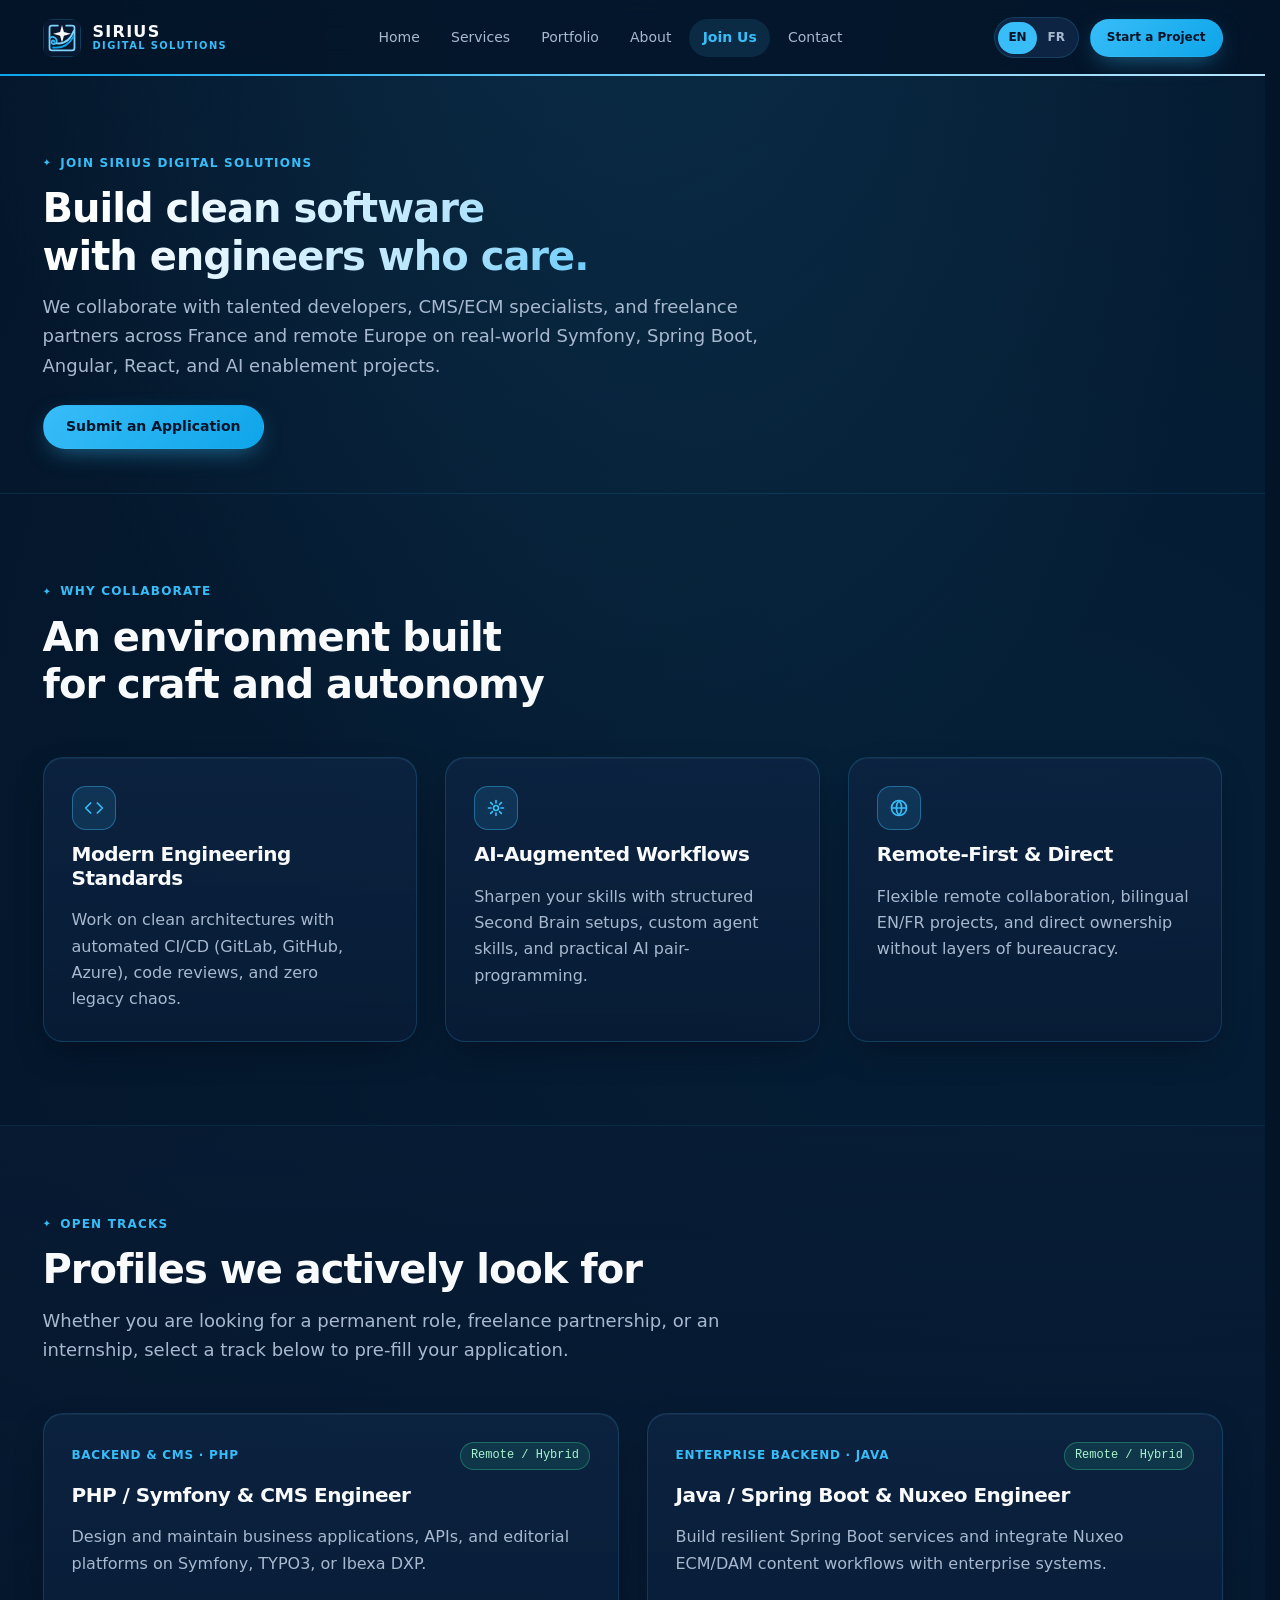
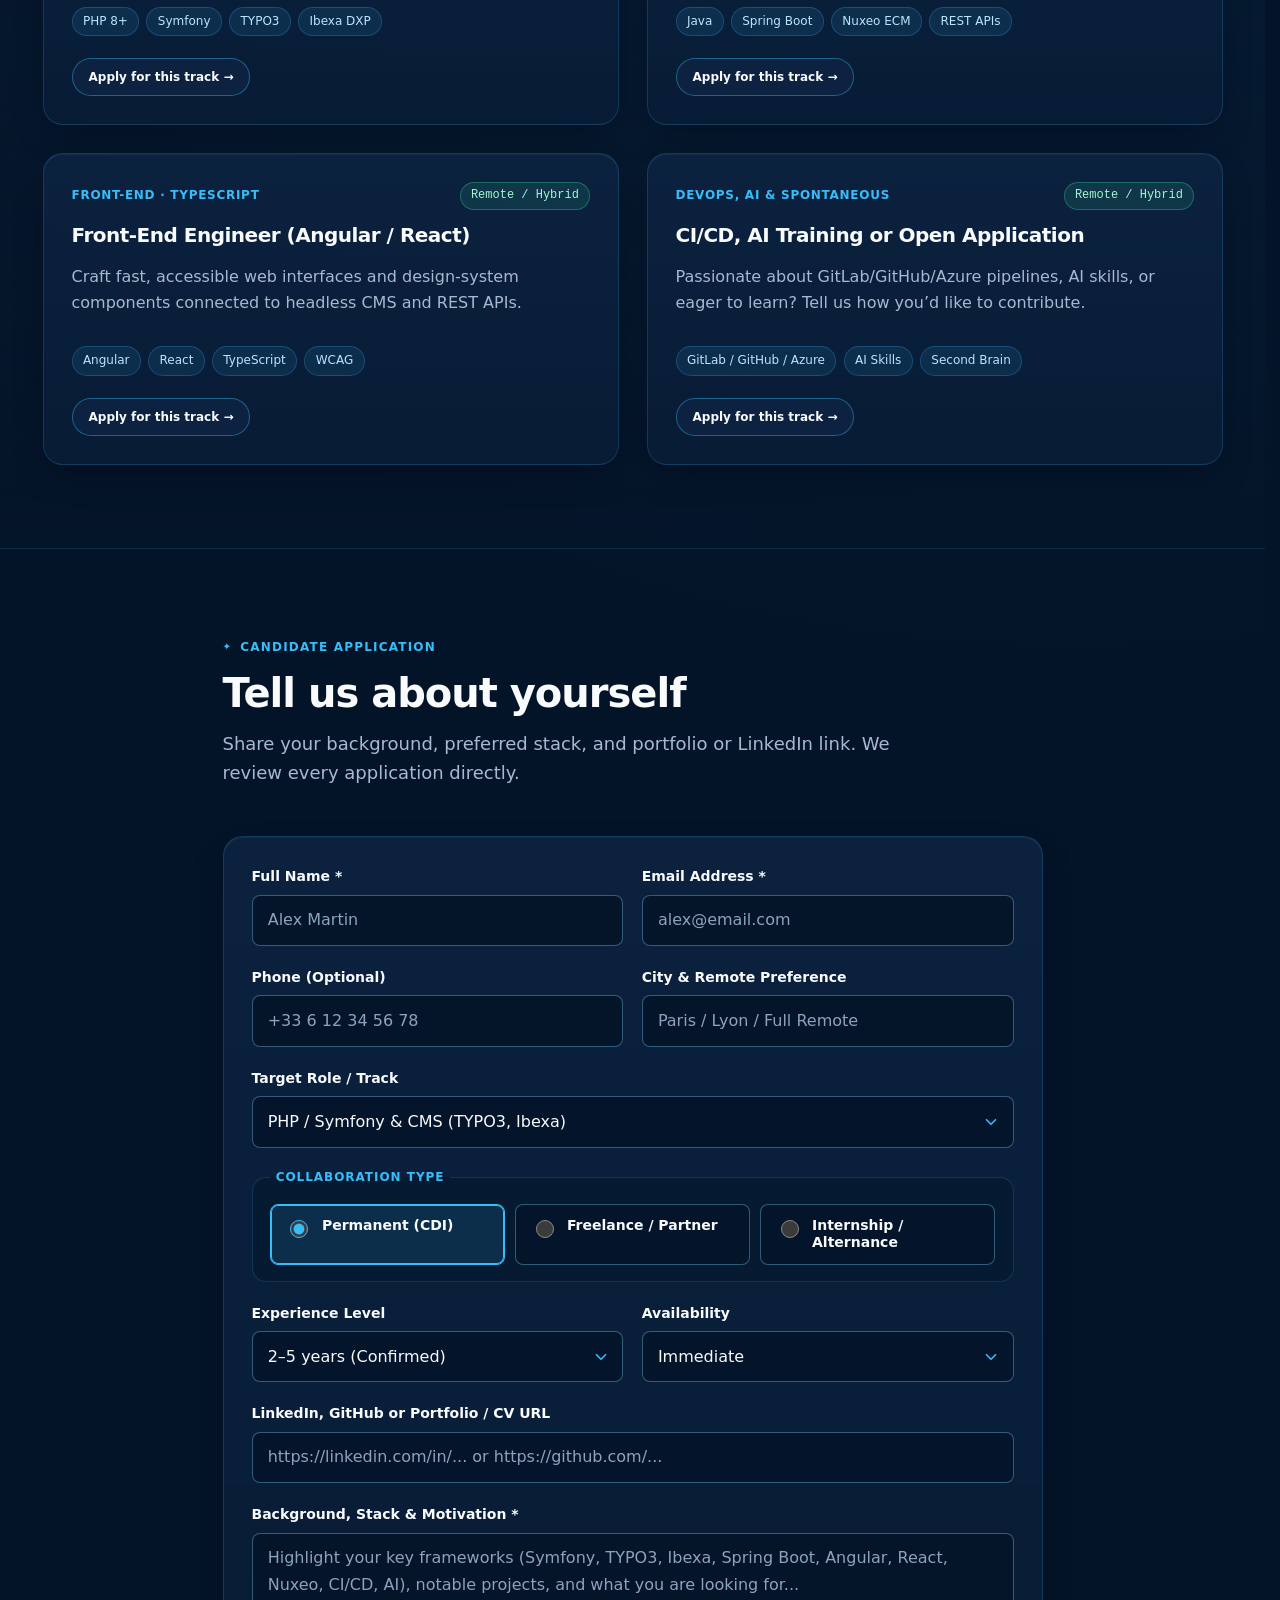
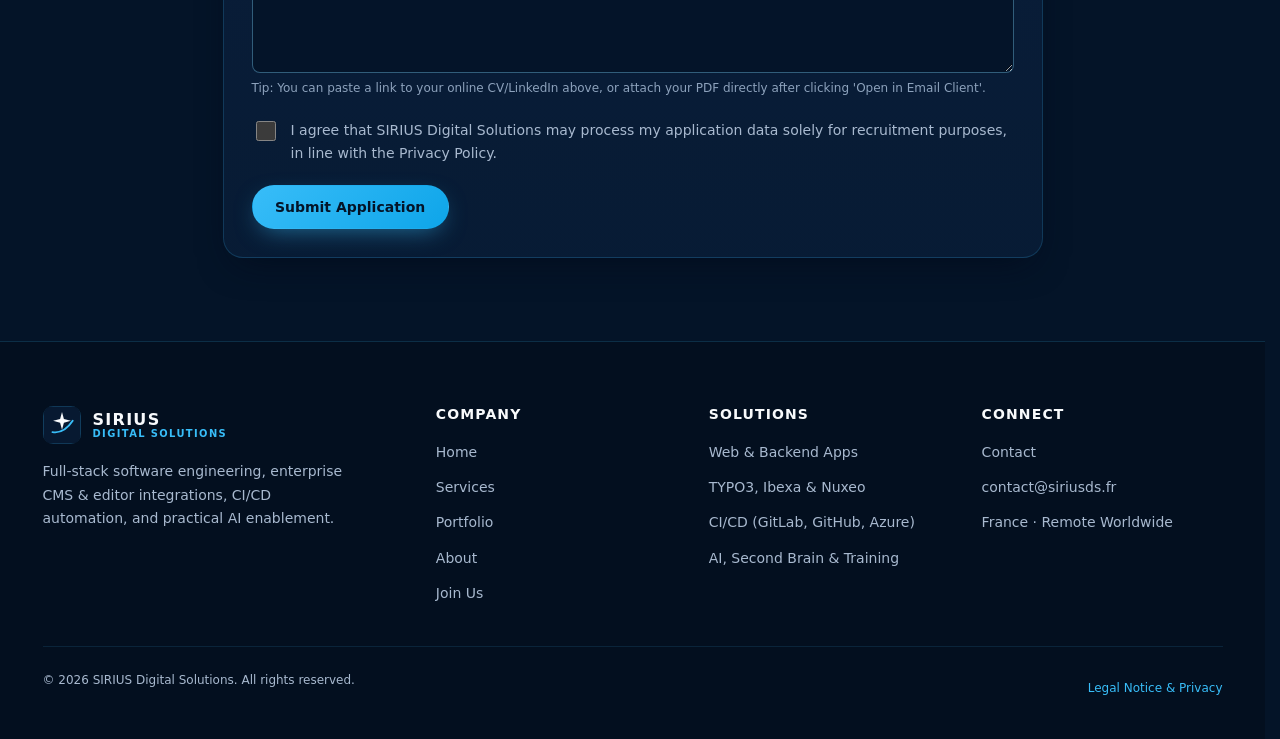
<file: docs/careers.html>
<!DOCTYPE html>
<html lang="en">
  <head>
    <meta charset="UTF-8" />
    <meta name="viewport" content="width=device-width, initial-scale=1.0" />
    <meta name="theme-color" content="#041428" />
    <title>Join Us — SIRIUS Digital Solutions</title>
    <meta
      name="description"
      content="Explore engineering opportunities, freelance partnerships, and spontaneous applications at SIRIUS Digital Solutions."
    />
    <link rel="canonical" href="https://www.siriusds.fr/careers.html" />
    <link rel="icon" type="image/svg+xml" href="assets/images/favicon.svg" />
    <link rel="icon" type="image/png" href="assets/images/favicon.png" />

    <link rel="stylesheet" href="assets/css/tokens.css" />
    <link rel="stylesheet" href="assets/css/base.css" />
    <link rel="stylesheet" href="assets/css/layout.css" />
    <link rel="stylesheet" href="assets/css/components.css" />
    <link rel="stylesheet" href="assets/css/pages.css" />
  </head>
  <body data-page="careers">
    <a class="skip-link" href="#main-content" data-i18n="skip.content">Skip to main content</a>

    <header class="site-header">
      <div class="container header-inner">
        <a class="brand" href="index.html">
          <svg class="brand-mark" viewBox="0 0 64 64" width="38" height="38" fill="none" aria-hidden="true">
            <rect width="64" height="64" rx="14" fill="#071931" stroke="#38bdf8" stroke-opacity="0.38" stroke-width="2" />
            <path d="M25 11H15a4 4 0 0 0-4 4v34a4 4 0 0 0 4 4h34a4 4 0 0 0 4-4V15a4 4 0 0 0-4-4H39" stroke="#7dd3fc" stroke-width="3" stroke-linecap="round" />
            <path d="M32 10l3.2 11.8L47 25l-11.8 3.2L32 40l-3.2-11.8L17 25l11.8-3.2L32 10z" fill="#f8fafc" />
            <path d="M11 33c3.5-4.5 10.5-3.2 12 2.2 1.2 4.2-2.5 8-6.4 6.7-2.6-.9-3.2-4-.8-5.4 1.6-.9 3.6.2 3.3 1.9" stroke="#38bdf8" stroke-width="3" stroke-linecap="round" />
            <path d="M23 41c12.5 1.5 23-6 29-21" stroke="#7dd3fc" stroke-width="3.2" stroke-linecap="round" />
            <path d="M17 48c14.5 2 26.5-4.5 34.5-18.5" stroke="#0ea5e9" stroke-width="3" stroke-linecap="round" />
          </svg>
          <span class="brand-text">
            <span class="brand-name">SIRIUS</span>
            <span class="brand-sub">DIGITAL SOLUTIONS</span>
          </span>
        </a>

        <nav class="site-nav" aria-label="Primary" data-i18n-attr="aria-label:nav.ariaPrimary">
          <button
            type="button"
            id="nav-toggle"
            class="menu-button"
            popovertarget="site-menu"
            popovertargetaction="toggle"
            aria-controls="site-menu"
            aria-expanded="false"
            aria-label="Open navigation menu"
            data-i18n-attr="aria-label:nav.menuOpen"
          >
            <svg width="18" height="18" viewBox="0 0 24 24" fill="none" stroke="currentColor" stroke-width="2" aria-hidden="true">
              <path d="M4 7h16M4 12h16M4 17h16" stroke-linecap="round" />
            </svg>
            <span data-i18n="nav.menuLabel">Menu</span>
          </button>

          <ul id="site-menu" class="site-menu">
            <li><a class="nav-link" href="index.html" data-i18n="nav.home">Home</a></li>
            <li><a class="nav-link" href="services.html" data-i18n="nav.services">Services</a></li>
            <li><a class="nav-link" href="portfolio.html" data-i18n="nav.portfolio">Portfolio</a></li>
            <li><a class="nav-link" href="about.html" data-i18n="nav.about">About</a></li>
            <li><a class="nav-link" href="careers.html" data-i18n="nav.careers">Join Us</a></li>
            <li><a class="nav-link" href="contact.html" data-i18n="nav.contact">Contact</a></li>
            <li class="site-menu-cta">
              <a class="btn btn-primary btn-sm" href="contact.html" data-i18n="nav.cta">Start a Project</a>
            </li>
          </ul>
        </nav>

        <div class="header-actions">
          <div class="lang-switch" role="group" aria-label="Language switcher" data-i18n-attr="aria-label:nav.ariaLang">
            <button type="button" class="lang-btn" data-lang-btn="en" aria-pressed="true">EN</button>
            <button type="button" class="lang-btn" data-lang-btn="fr" aria-pressed="false">FR</button>
          </div>
          <a class="btn btn-primary btn-sm header-cta" href="contact.html" data-i18n="nav.cta">
            Start a Project
          </a>
        </div>
      </div>
    </header>

    <main id="main-content" tabindex="-1">
      <section class="page-hero">
        <div class="container">
          <span class="eyebrow" data-i18n="careers.hero.eyebrow">Join SIRIUS Digital Solutions</span>
          <h1 class="gradient-text" data-i18n="careers.hero.title">
            Build clean software with engineers who care.
          </h1>
          <p data-i18n="careers.hero.lead">
            We collaborate with talented developers, CMS/ECM specialists, and freelance partners across France and remote Europe on real-world Symfony, Spring Boot, Angular, React, and AI enablement projects.
          </p>
          <div class="hero-actions" style="margin-top: 1.5rem; margin-bottom: 0">
            <a class="btn btn-primary" href="#apply-section" data-i18n="careers.hero.cta">
              Submit an Application
            </a>
          </div>
        </div>
      </section>

      <!-- Why Collaborate -->
      <section class="section">
        <div class="container">
          <div class="section-header">
            <span class="eyebrow" data-i18n="careers.why.eyebrow">Why Collaborate</span>
            <h2 class="section-title" data-i18n="careers.why.title">
              An environment built for craft and autonomy
            </h2>
          </div>

          <div class="grid grid-3">
            <article class="card">
              <div class="card-icon" aria-hidden="true">
                <svg width="20" height="20" viewBox="0 0 24 24" fill="none" stroke="currentColor" stroke-width="2">
                  <path d="m8 6-6 6 6 6M16 6l6 6-6 6" stroke-linecap="round" stroke-linejoin="round" />
                </svg>
              </div>
              <h3 class="card-title" data-i18n="careers.why.1.title">Modern Engineering Standards</h3>
              <p data-i18n="careers.why.1.desc">
                Work on clean architectures with automated CI/CD (GitLab, GitHub, Azure), code reviews, and zero legacy chaos.
              </p>
            </article>

            <article class="card">
              <div class="card-icon" aria-hidden="true">
                <svg width="20" height="20" viewBox="0 0 24 24" fill="none" stroke="currentColor" stroke-width="2">
                  <path d="M12 3v3m0 12v3M3 12h3m12 0h3M5.6 5.6l2.1 2.1m8.6 8.6 2.1 2.1M18.4 5.6l-2.1 2.1M7.7 16.3l-2.1 2.1" stroke-linecap="round" />
                  <circle cx="12" cy="12" r="3" />
                </svg>
              </div>
              <h3 class="card-title" data-i18n="careers.why.2.title">AI-Augmented Workflows</h3>
              <p data-i18n="careers.why.2.desc">
                Sharpen your skills with structured Second Brain setups, custom agent skills, and practical AI pair-programming.
              </p>
            </article>

            <article class="card">
              <div class="card-icon" aria-hidden="true">
                <svg width="20" height="20" viewBox="0 0 24 24" fill="none" stroke="currentColor" stroke-width="2">
                  <circle cx="12" cy="12" r="9" />
                  <path d="M3 12h18M12 3a14 14 0 0 1 0 18M12 3a14 14 0 0 0 0 18" />
                </svg>
              </div>
              <h3 class="card-title" data-i18n="careers.why.3.title">Remote-First &amp; Direct</h3>
              <p data-i18n="careers.why.3.desc">
                Flexible remote collaboration, bilingual EN/FR projects, and direct ownership without layers of bureaucracy.
              </p>
            </article>
          </div>
        </div>
      </section>

      <!-- Open Tracks -->
      <section class="section section-muted">
        <div class="container">
          <div class="section-header">
            <span class="eyebrow" data-i18n="careers.roles.eyebrow">Open Tracks</span>
            <h2 class="section-title" data-i18n="careers.roles.title">Profiles we actively look for</h2>
            <p class="section-lead" data-i18n="careers.roles.lead">
              Whether you are looking for a permanent role, freelance partnership, or an internship, select a track below to pre-fill your application.
            </p>
          </div>

          <div class="grid grid-2">
            <article class="card">
              <div class="role-meta-row">
                <span class="card-meta" data-i18n="careers.roles.1.meta">Backend &amp; CMS · PHP</span>
                <span class="role-badge" data-i18n="careers.roles.badge">Remote / Hybrid</span>
              </div>
              <h3 class="card-title" data-i18n="careers.roles.1.title">PHP / Symfony &amp; CMS Engineer</h3>
              <p data-i18n="careers.roles.1.desc">
                Design and maintain business applications, APIs, and editorial platforms on Symfony, TYPO3, or Ibexa DXP.
              </p>
              <div class="tag-list">
                <span class="tag">PHP 8+</span>
                <span class="tag">Symfony</span>
                <span class="tag">TYPO3</span>
                <span class="tag">Ibexa DXP</span>
              </div>
              <div class="card-footer">
                <button type="button" class="btn btn-secondary btn-sm" data-apply-role="symfony" data-i18n="careers.roles.applyBtn">
                  Apply for this track →
                </button>
              </div>
            </article>

            <article class="card">
              <div class="role-meta-row">
                <span class="card-meta" data-i18n="careers.roles.2.meta">Enterprise Backend · Java</span>
                <span class="role-badge" data-i18n="careers.roles.badge">Remote / Hybrid</span>
              </div>
              <h3 class="card-title" data-i18n="careers.roles.2.title">Java / Spring Boot &amp; Nuxeo Engineer</h3>
              <p data-i18n="careers.roles.2.desc">
                Build resilient Spring Boot services and integrate Nuxeo ECM/DAM content workflows with enterprise systems.
              </p>
              <div class="tag-list">
                <span class="tag">Java</span>
                <span class="tag">Spring Boot</span>
                <span class="tag">Nuxeo ECM</span>
                <span class="tag">REST APIs</span>
              </div>
              <div class="card-footer">
                <button type="button" class="btn btn-secondary btn-sm" data-apply-role="java" data-i18n="careers.roles.applyBtn">
                  Apply for this track →
                </button>
              </div>
            </article>

            <article class="card">
              <div class="role-meta-row">
                <span class="card-meta" data-i18n="careers.roles.3.meta">Front-End · TypeScript</span>
                <span class="role-badge" data-i18n="careers.roles.badge">Remote / Hybrid</span>
              </div>
              <h3 class="card-title" data-i18n="careers.roles.3.title">Front-End Engineer (Angular / React)</h3>
              <p data-i18n="careers.roles.3.desc">
                Craft fast, accessible web interfaces and design-system components connected to headless CMS and REST APIs.
              </p>
              <div class="tag-list">
                <span class="tag">Angular</span>
                <span class="tag">React</span>
                <span class="tag">TypeScript</span>
                <span class="tag">WCAG</span>
              </div>
              <div class="card-footer">
                <button type="button" class="btn btn-secondary btn-sm" data-apply-role="frontend" data-i18n="careers.roles.applyBtn">
                  Apply for this track →
                </button>
              </div>
            </article>

            <article class="card">
              <div class="role-meta-row">
                <span class="card-meta" data-i18n="careers.roles.4.meta">DevOps, AI &amp; Spontaneous</span>
                <span class="role-badge" data-i18n="careers.roles.badge">Remote / Hybrid</span>
              </div>
              <h3 class="card-title" data-i18n="careers.roles.4.title">CI/CD, AI Training or Open Application</h3>
              <p data-i18n="careers.roles.4.desc">
                Passionate about GitLab/GitHub/Azure pipelines, AI skills, or eager to learn? Tell us how you’d like to contribute.
              </p>
              <div class="tag-list">
                <span class="tag">GitLab / GitHub / Azure</span>
                <span class="tag">AI Skills</span>
                <span class="tag">Second Brain</span>
              </div>
              <div class="card-footer">
                <button type="button" class="btn btn-secondary btn-sm" data-apply-role="open" data-i18n="careers.roles.applyBtn">
                  Apply for this track →
                </button>
              </div>
            </article>
          </div>
        </div>
      </section>

      <!-- Candidate Form -->
      <section id="apply-section" class="section">
        <div class="container" style="max-width: 820px">
          <div class="section-header">
            <span class="eyebrow" data-i18n="careers.form.eyebrow">Candidate Application</span>
            <h2 id="candidate-form-heading" class="section-title" data-i18n="careers.form.title">
              Tell us about yourself
            </h2>
            <p class="section-lead" data-i18n="careers.form.lead">
              Share your background, preferred stack, and portfolio or LinkedIn link. We review every application directly.
            </p>
          </div>

          <div class="card">
            <form
              id="candidate-form"
              class="form-grid"
              aria-labelledby="candidate-form-heading"
              data-form-endpoint="https://formspree.io/f/YOUR_FORM_ID"
              data-fallback-email="contact@siriusds.fr"
              novalidate
            >
              <!-- Anti-spam honeypot -->
              <input
                type="text"
                name="website"
                tabindex="-1"
                autocomplete="off"
                class="sr-only"
                aria-hidden="true"
              />

              <div class="form-row-2">
                <div class="form-field">
                  <label for="cand-name" data-i18n="careers.form.name">Full Name *</label>
                  <input
                    id="cand-name"
                    name="name"
                    type="text"
                    class="form-control"
                    autocomplete="name"
                    enterkeyhint="next"
                    required
                    aria-describedby="cand-name-error"
                    placeholder="Alex Martin"
                    data-i18n-attr="placeholder:careers.form.namePh"
                  />
                  <span id="cand-name-error" class="field-error" aria-live="polite"></span>
                </div>

                <div class="form-field">
                  <label for="cand-email" data-i18n="careers.form.email">Email Address *</label>
                  <input
                    id="cand-email"
                    name="email"
                    type="email"
                    inputmode="email"
                    autocorrect="off"
                    autocapitalize="none"
                    spellcheck="false"
                    class="form-control"
                    autocomplete="email"
                    enterkeyhint="next"
                    required
                    aria-describedby="cand-email-error"
                    placeholder="alex@email.com"
                    data-i18n-attr="placeholder:careers.form.emailPh"
                  />
                  <span id="cand-email-error" class="field-error" aria-live="polite"></span>
                </div>
              </div>

              <div class="form-row-2">
                <div class="form-field">
                  <label for="cand-phone" data-i18n="careers.form.phone">Phone (Optional)</label>
                  <input
                    id="cand-phone"
                    name="phone"
                    type="tel"
                    inputmode="tel"
                    class="form-control"
                    autocomplete="tel"
                    enterkeyhint="next"
                    placeholder="+33 6 12 34 56 78"
                    data-i18n-attr="placeholder:careers.form.phonePh"
                  />
                </div>

                <div class="form-field">
                  <label for="cand-location" data-i18n="careers.form.location">City &amp; Remote Preference</label>
                  <input
                    id="cand-location"
                    name="location"
                    type="text"
                    class="form-control"
                    autocomplete="address-level2"
                    enterkeyhint="next"
                    placeholder="Paris / Lyon / Full Remote"
                    data-i18n-attr="placeholder:careers.form.locationPh"
                  />
                </div>
              </div>

              <div class="form-field">
                <label for="cand-role" data-i18n="careers.form.role">Target Role / Track</label>
                <select id="cand-role" name="role" class="form-control">
                  <option value="symfony" data-i18n="careers.form.role.symfony">PHP / Symfony &amp; CMS (TYPO3, Ibexa)</option>
                  <option value="java" data-i18n="careers.form.role.java">Java / Spring Boot &amp; Nuxeo ECM</option>
                  <option value="frontend" data-i18n="careers.form.role.frontend">Front-End (Angular / React / TypeScript)</option>
                  <option value="cicd" data-i18n="careers.form.role.cicd">CI/CD &amp; DevOps (GitLab, GitHub, Azure)</option>
                  <option value="ai" data-i18n="careers.form.role.ai">AI Workflows, Second Brain &amp; Training</option>
                  <option value="open" data-i18n="careers.form.role.open">Spontaneous Application</option>
                </select>
              </div>

              <fieldset class="form-fieldset">
                <legend class="form-legend" data-i18n="careers.form.contractLegend">Collaboration Type</legend>
                <div class="radio-card-group is-3col">
                  <label class="radio-card" for="contract-cdi">
                    <input id="contract-cdi" type="radio" name="contractType" value="cdi" checked />
                    <span class="radio-card-copy">
                      <span class="radio-card-title" data-i18n="careers.form.contract.cdi">Permanent (CDI)</span>
                    </span>
                  </label>
                  <label class="radio-card" for="contract-freelance">
                    <input id="contract-freelance" type="radio" name="contractType" value="freelance" />
                    <span class="radio-card-copy">
                      <span class="radio-card-title" data-i18n="careers.form.contract.freelance">Freelance / Partner</span>
                    </span>
                  </label>
                  <label class="radio-card" for="contract-intern">
                    <input id="contract-intern" type="radio" name="contractType" value="intern" />
                    <span class="radio-card-copy">
                      <span class="radio-card-title" data-i18n="careers.form.contract.intern">Internship / Alternance</span>
                    </span>
                  </label>
                </div>
              </fieldset>

              <div class="form-row-2">
                <div class="form-field">
                  <label for="cand-experience" data-i18n="careers.form.experience">Experience Level</label>
                  <select id="cand-experience" name="experience" class="form-control">
                    <option value="0-2" data-i18n="careers.form.exp.junior">0–2 years (Junior / Intern)</option>
                    <option value="2-5" data-i18n="careers.form.exp.mid" selected>2–5 years (Confirmed)</option>
                    <option value="5-8" data-i18n="careers.form.exp.senior">5–8 years (Senior)</option>
                    <option value="8+" data-i18n="careers.form.exp.lead">8+ years (Lead / Architect)</option>
                  </select>
                </div>

                <div class="form-field">
                  <label for="cand-availability" data-i18n="careers.form.availability">Availability</label>
                  <select id="cand-availability" name="availability" class="form-control">
                    <option value="immediate" data-i18n="careers.form.avail.immediate">Immediate</option>
                    <option value="1m" data-i18n="careers.form.avail.1m">Within 1 month</option>
                    <option value="3m" data-i18n="careers.form.avail.3m">Within 3 months</option>
                    <option value="exploring" data-i18n="careers.form.avail.exploring">Open to opportunities</option>
                  </select>
                </div>
              </div>

              <div class="form-field">
                <label for="cand-links" data-i18n="careers.form.links">LinkedIn, GitHub or Portfolio / CV URL</label>
                <input
                  id="cand-links"
                  name="links"
                  type="url"
                  inputmode="url"
                  autocorrect="off"
                  autocapitalize="none"
                  spellcheck="false"
                  class="form-control"
                  autocomplete="url"
                  placeholder="https://linkedin.com/in/... or https://github.com/..."
                  data-i18n-attr="placeholder:careers.form.linksPh"
                />
              </div>

              <div class="form-field">
                <label for="cand-message" data-i18n="careers.form.message">Background, Stack &amp; Motivation *</label>
                <textarea
                  id="cand-message"
                  name="message"
                  class="form-control"
                  required
                  aria-describedby="cand-message-error cand-cv-note"
                  placeholder="Highlight your key frameworks (Symfony, TYPO3, Ibexa, Spring Boot, Angular, React, Nuxeo, CI/CD, AI), notable projects, and what you are looking for..."
                  data-i18n-attr="placeholder:careers.form.messagePh"
                ></textarea>
                <p id="cand-cv-note" style="font-size: var(--text-xs); color: var(--text-muted); margin: 0" data-i18n="careers.form.noteCv">
                  Tip: You can paste a link to your online CV/LinkedIn above, or attach your PDF directly after clicking 'Open in Email Client'.
                </p>
                <span id="cand-message-error" class="field-error" aria-live="polite"></span>
              </div>

              <div class="form-field">
                <div class="checkbox-row">
                  <input
                    id="cand-consent"
                    name="consent"
                    type="checkbox"
                    required
                    aria-describedby="cand-consent-error"
                  />
                  <label for="cand-consent" data-i18n="careers.form.consent">
                    I agree that SIRIUS Digital Solutions may process my application data solely for recruitment purposes, in line with the Privacy Policy.
                  </label>
                </div>
                <span id="cand-consent-error" class="field-error" aria-live="polite"></span>
              </div>

              <div id="candidate-status" class="form-status" role="status" aria-live="polite"></div>

              <div>
                <button type="submit" class="btn btn-primary" data-i18n="careers.form.submit">
                  Submit Application
                </button>
              </div>
            </form>
          </div>
        </div>
      </section>
    </main>

    <footer class="site-footer">
      <div class="container">
        <div class="footer-grid">
          <div class="footer-col">
            <a class="brand" href="index.html" style="margin-bottom: 1rem">
              <svg class="brand-mark" viewBox="0 0 64 64" width="34" height="34" fill="none" aria-hidden="true">
                <rect width="64" height="64" rx="14" fill="#071931" stroke="#38bdf8" stroke-opacity="0.38" stroke-width="2" />
                <path d="M32 10l3.2 11.8L47 25l-11.8 3.2L32 40l-3.2-11.8L17 25l11.8-3.2L32 10z" fill="#f8fafc" />
                <path d="M16 44c12.5 2 24.5-4.5 34-19" stroke="#38bdf8" stroke-width="3.2" stroke-linecap="round" />
              </svg>
              <span class="brand-text">
                <span class="brand-name">SIRIUS</span>
                <span class="brand-sub">DIGITAL SOLUTIONS</span>
              </span>
            </a>
            <p style="font-size: var(--text-sm); max-width: 34ch" data-i18n="footer.tagline">
              Full-stack software engineering, enterprise CMS &amp; editor integrations, CI/CD automation, and practical AI enablement.
            </p>
          </div>

          <div class="footer-col">
            <h2 class="footer-heading" data-i18n="footer.company">Company</h2>
            <ul class="footer-links">
              <li><a href="index.html" data-i18n="nav.home">Home</a></li>
              <li><a href="services.html" data-i18n="nav.services">Services</a></li>
              <li><a href="portfolio.html" data-i18n="nav.portfolio">Portfolio</a></li>
              <li><a href="about.html" data-i18n="nav.about">About</a></li>
              <li><a href="careers.html" data-i18n="nav.careers">Join Us</a></li>
            </ul>
          </div>

          <div class="footer-col">
            <h2 class="footer-heading" data-i18n="footer.solutions">Solutions</h2>
            <ul class="footer-links">
              <li><a href="services.html#web-platforms" data-i18n="footer.sol.web">Web &amp; Backend Apps</a></li>
              <li><a href="services.html#cms-integrations" data-i18n="footer.sol.cms">TYPO3, Ibexa &amp; Nuxeo</a></li>
              <li><a href="services.html#cicd-devops" data-i18n="footer.sol.cicd">CI/CD (GitLab, GitHub, Azure)</a></li>
              <li><a href="services.html#ai-training" data-i18n="footer.sol.ai">AI, Second Brain &amp; Training</a></li>
            </ul>
          </div>

          <div class="footer-col">
            <h2 class="footer-heading" data-i18n="footer.connect">Connect</h2>
            <ul class="footer-links">
              <li><a href="contact.html" data-i18n="nav.contact">Contact</a></li>
              <li><a href="mailto:contact@siriusds.fr">contact@siriusds.fr</a></li>
              <li><span style="font-size: var(--text-sm); color: var(--text-secondary)" data-i18n="footer.location">France · Remote Worldwide</span></li>
            </ul>
          </div>
        </div>

        <div class="footer-bottom">
          <p>
            © <span data-year>2026</span> SIRIUS Digital Solutions.
            <span data-i18n="footer.rights">All rights reserved.</span>
          </p>
          <div class="footer-legal">
            <a href="legal.html" data-i18n="footer.legal">Legal Notice &amp; Privacy</a>
          </div>
        </div>
      </div>
    </footer>

    <script src="assets/js/i18n.js"></script>
    <script src="assets/js/main.js"></script>
    <script src="assets/js/contact.js"></script>
  </body>
</html>
</file>
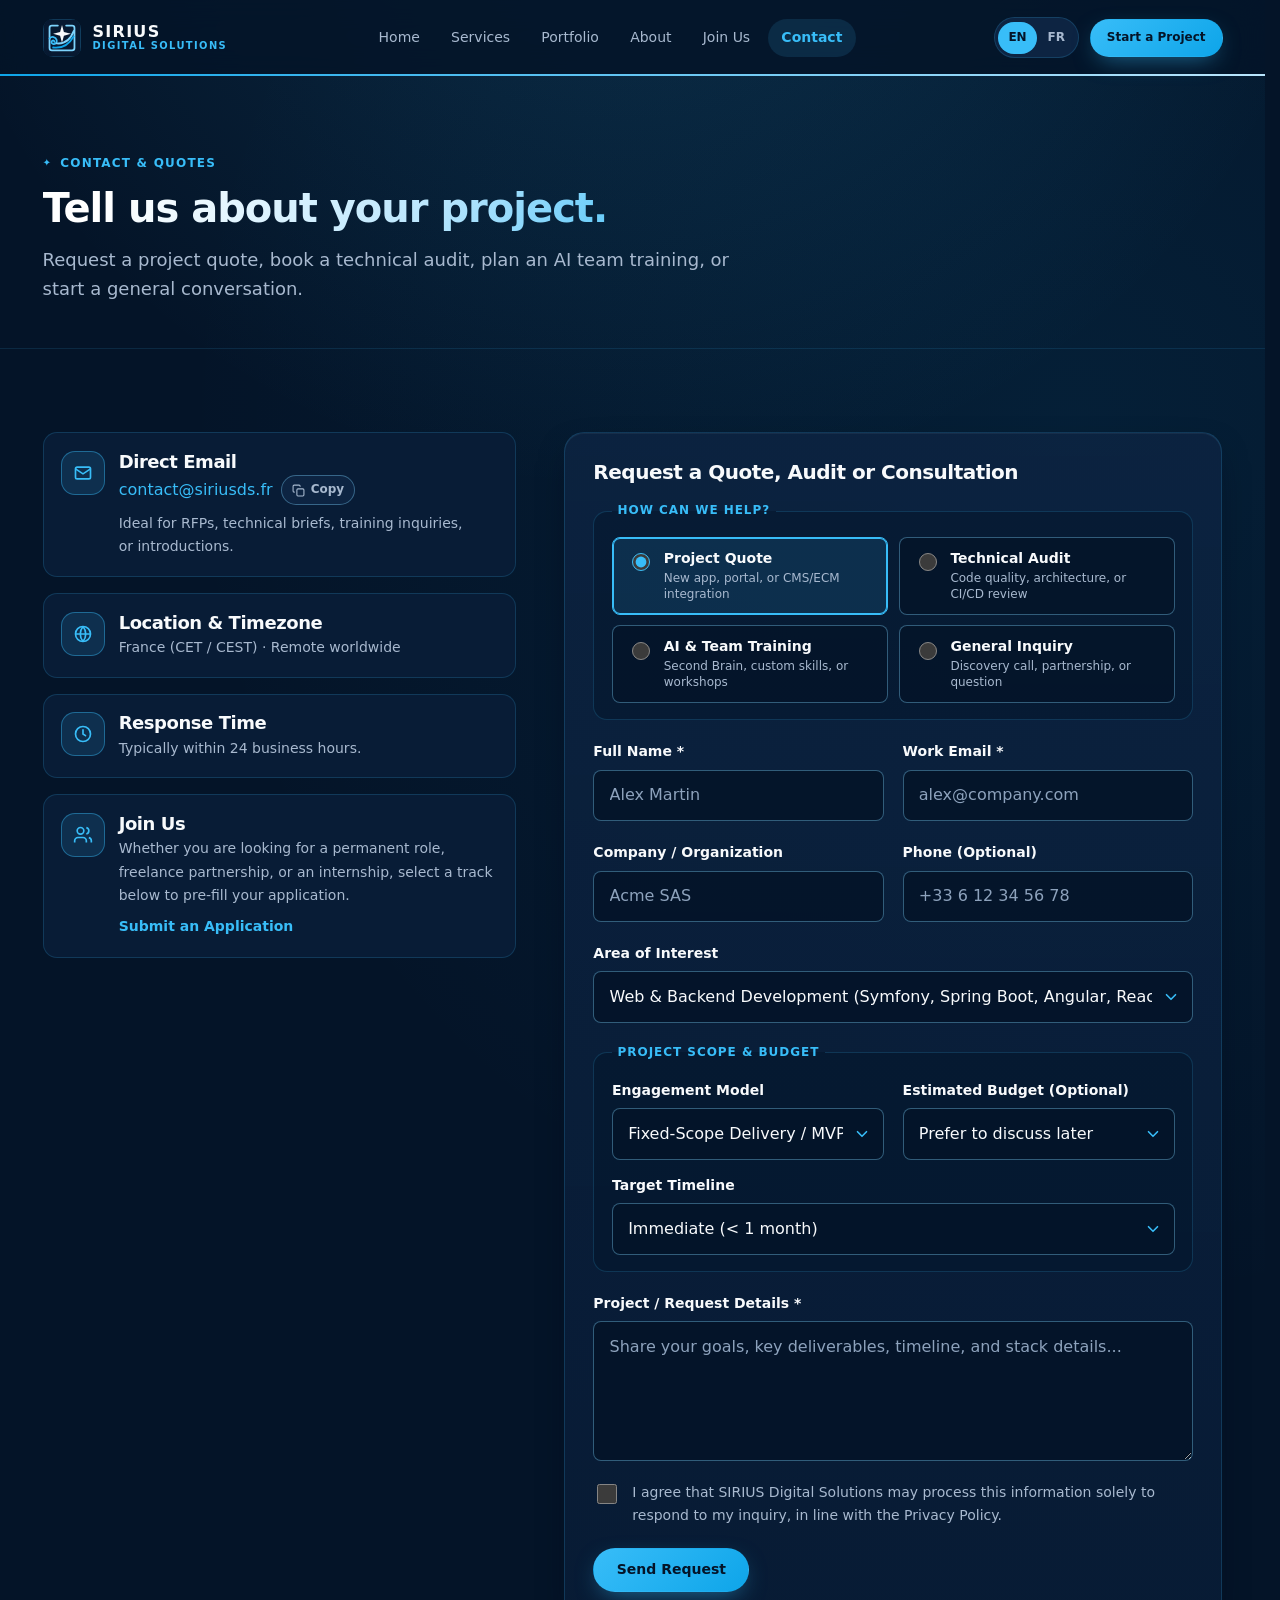
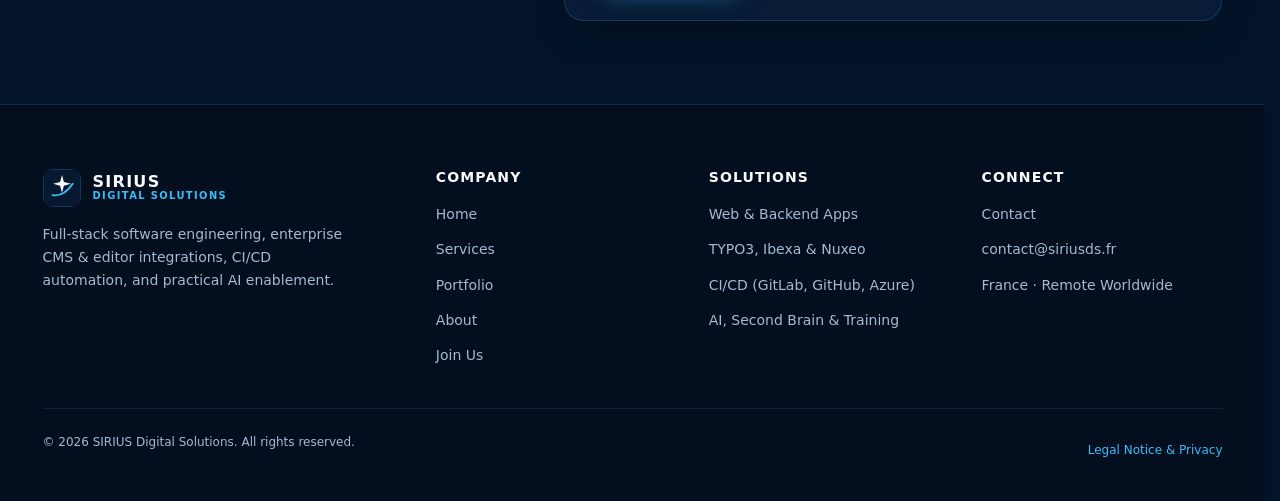
<file: docs/contact.html>
<!DOCTYPE html>
<html lang="en">
  <head>
    <meta charset="UTF-8" />
    <meta name="viewport" content="width=device-width, initial-scale=1.0" />
    <meta name="theme-color" content="#041428" />
    <title>Contact &amp; Quotes — SIRIUS Digital Solutions</title>
    <meta
      name="description"
      content="Request a project quote, technical audit, or AI team training with SIRIUS Digital Solutions."
    />
    <link rel="canonical" href="https://www.siriusds.fr/contact.html" />
    <link rel="icon" type="image/svg+xml" href="assets/images/favicon.svg" />
    <link rel="icon" type="image/png" href="assets/images/favicon.png" />

    <link rel="stylesheet" href="assets/css/tokens.css" />
    <link rel="stylesheet" href="assets/css/base.css" />
    <link rel="stylesheet" href="assets/css/layout.css" />
    <link rel="stylesheet" href="assets/css/components.css" />
    <link rel="stylesheet" href="assets/css/pages.css" />
  </head>
  <body data-page="contact">
    <a class="skip-link" href="#main-content" data-i18n="skip.content">Skip to main content</a>

    <header class="site-header">
      <div class="container header-inner">
        <a class="brand" href="index.html">
          <svg class="brand-mark" viewBox="0 0 64 64" width="38" height="38" fill="none" aria-hidden="true">
            <rect width="64" height="64" rx="14" fill="#071931" stroke="#38bdf8" stroke-opacity="0.38" stroke-width="2" />
            <path d="M25 11H15a4 4 0 0 0-4 4v34a4 4 0 0 0 4 4h34a4 4 0 0 0 4-4V15a4 4 0 0 0-4-4H39" stroke="#7dd3fc" stroke-width="3" stroke-linecap="round" />
            <path d="M32 10l3.2 11.8L47 25l-11.8 3.2L32 40l-3.2-11.8L17 25l11.8-3.2L32 10z" fill="#f8fafc" />
            <path d="M11 33c3.5-4.5 10.5-3.2 12 2.2 1.2 4.2-2.5 8-6.4 6.7-2.6-.9-3.2-4-.8-5.4 1.6-.9 3.6.2 3.3 1.9" stroke="#38bdf8" stroke-width="3" stroke-linecap="round" />
            <path d="M23 41c12.5 1.5 23-6 29-21" stroke="#7dd3fc" stroke-width="3.2" stroke-linecap="round" />
            <path d="M17 48c14.5 2 26.5-4.5 34.5-18.5" stroke="#0ea5e9" stroke-width="3" stroke-linecap="round" />
          </svg>
          <span class="brand-text">
            <span class="brand-name">SIRIUS</span>
            <span class="brand-sub">DIGITAL SOLUTIONS</span>
          </span>
        </a>

        <nav class="site-nav" aria-label="Primary" data-i18n-attr="aria-label:nav.ariaPrimary">
          <button
            type="button"
            id="nav-toggle"
            class="menu-button"
            popovertarget="site-menu"
            popovertargetaction="toggle"
            aria-controls="site-menu"
            aria-expanded="false"
            aria-label="Open navigation menu"
            data-i18n-attr="aria-label:nav.menuOpen"
          >
            <svg width="18" height="18" viewBox="0 0 24 24" fill="none" stroke="currentColor" stroke-width="2" aria-hidden="true">
              <path d="M4 7h16M4 12h16M4 17h16" stroke-linecap="round" />
            </svg>
            <span data-i18n="nav.menuLabel">Menu</span>
          </button>

          <ul id="site-menu" class="site-menu">
            <li><a class="nav-link" href="index.html" data-i18n="nav.home">Home</a></li>
            <li><a class="nav-link" href="services.html" data-i18n="nav.services">Services</a></li>
            <li><a class="nav-link" href="portfolio.html" data-i18n="nav.portfolio">Portfolio</a></li>
            <li><a class="nav-link" href="about.html" data-i18n="nav.about">About</a></li>
            <li><a class="nav-link" href="careers.html" data-i18n="nav.careers">Join Us</a></li>
            <li><a class="nav-link" href="contact.html" data-i18n="nav.contact">Contact</a></li>
            <li class="site-menu-cta">
              <a class="btn btn-primary btn-sm" href="contact.html" data-i18n="nav.cta">Start a Project</a>
            </li>
          </ul>
        </nav>

        <div class="header-actions">
          <div class="lang-switch" role="group" aria-label="Language switcher" data-i18n-attr="aria-label:nav.ariaLang">
            <button type="button" class="lang-btn" data-lang-btn="en" aria-pressed="true">EN</button>
            <button type="button" class="lang-btn" data-lang-btn="fr" aria-pressed="false">FR</button>
          </div>
          <a class="btn btn-primary btn-sm header-cta" href="contact.html" data-i18n="nav.cta">
            Start a Project
          </a>
        </div>
      </div>
    </header>

    <main id="main-content" tabindex="-1">
      <section class="page-hero">
        <div class="container">
          <span class="eyebrow" data-i18n="contact.hero.eyebrow">Contact &amp; Quotes</span>
          <h1 class="gradient-text" data-i18n="contact.hero.title">Tell us about your project.</h1>
          <p data-i18n="contact.hero.lead">
            Request a project quote, book a technical audit, plan an AI team training, or start a general conversation.
          </p>
        </div>
      </section>

      <section class="section">
        <div class="container contact-layout">
          <!-- Direct Info -->
          <div class="contact-info-list">
            <div class="contact-info-item">
              <div class="card-icon" aria-hidden="true">
                <svg width="20" height="20" viewBox="0 0 24 24" fill="none" stroke="currentColor" stroke-width="2">
                  <rect x="3" y="5" width="18" height="14" rx="2" />
                  <path d="m3 7 9 6 9-6" />
                </svg>
              </div>
              <div>
                <h2 class="card-title" style="font-size: var(--text-lg)" data-i18n="contact.info.email.title">Direct Email</h2>
                <div class="copy-inline" style="margin-bottom: 0.45rem">
                  <a id="direct-email-address" href="mailto:contact@siriusds.fr">contact@siriusds.fr</a>
                  <button
                    type="button"
                    class="copy-btn"
                    command="--copy"
                    commandfor="direct-email-address"
                    aria-label="Copy email address"
                    data-i18n-attr="aria-label:copy.emailLabel"
                  >
                    <svg width="13" height="13" viewBox="0 0 24 24" fill="none" stroke="currentColor" stroke-width="2" aria-hidden="true">
                      <rect x="9" y="9" width="13" height="13" rx="2" />
                      <path d="M5 15H4a2 2 0 0 1-2-2V4a2 2 0 0 1 2-2h9a2 2 0 0 1 2 2v1" />
                    </svg>
                    <span data-i18n="copy.btn">Copy</span>
                  </button>
                  <span class="copy-tip" role="status"></span>
                </div>
                <p style="font-size: var(--text-sm)" data-i18n="contact.info.email.note">
                  Ideal for RFPs, technical briefs, training inquiries, or introductions.
                </p>
              </div>
            </div>

            <div class="contact-info-item">
              <div class="card-icon" aria-hidden="true">
                <svg width="20" height="20" viewBox="0 0 24 24" fill="none" stroke="currentColor" stroke-width="2">
                  <circle cx="12" cy="12" r="9" />
                  <path d="M3 12h18M12 3a14 14 0 0 1 0 18M12 3a14 14 0 0 0 0 18" />
                </svg>
              </div>
              <div>
                <h2 class="card-title" style="font-size: var(--text-lg)" data-i18n="contact.info.loc.title">Location &amp; Timezone</h2>
                <p style="font-size: var(--text-sm)" data-i18n="contact.info.loc.val">
                  France (CET / CEST) · Remote worldwide
                </p>
              </div>
            </div>

            <div class="contact-info-item">
              <div class="card-icon" aria-hidden="true">
                <svg width="20" height="20" viewBox="0 0 24 24" fill="none" stroke="currentColor" stroke-width="2">
                  <circle cx="12" cy="12" r="9" />
                  <path d="M12 7v5l3 2" stroke-linecap="round" />
                </svg>
              </div>
              <div>
                <h2 class="card-title" style="font-size: var(--text-lg)" data-i18n="contact.info.sla.title">Response Time</h2>
                <p style="font-size: var(--text-sm)" data-i18n="contact.info.sla.val">
                  Typically within 24 business hours.
                </p>
              </div>
            </div>

            <div class="contact-info-item">
              <div class="card-icon" aria-hidden="true">
                <svg width="20" height="20" viewBox="0 0 24 24" fill="none" stroke="currentColor" stroke-width="2">
                  <path d="M16 21v-2a4 4 0 0 0-4-4H6a4 4 0 0 0-4 4v2" />
                  <circle cx="9" cy="7" r="4" />
                  <path d="M22 21v-2a4 4 0 0 0-3-3.87M16 3.13a4 4 0 0 1 0 7.75" />
                </svg>
              </div>
              <div>
                <h2 class="card-title" style="font-size: var(--text-lg)" data-i18n="nav.careers">Join Us</h2>
                <p style="font-size: var(--text-sm); margin-bottom: 0.4rem" data-i18n="careers.roles.lead">
                  Whether you are looking for a permanent role, freelance partnership, or an internship, select a track below to pre-fill your application.
                </p>
                <a href="careers.html" style="font-size: var(--text-sm); font-weight: 600" data-i18n="careers.hero.cta">
                  Submit an Application
                </a>
              </div>
            </div>
          </div>

          <!-- Enriched Contact Form -->
          <div class="card">
            <h2 id="contact-form-heading" class="card-title" data-i18n="contact.form.title">
              Request a Quote, Audit or Consultation
            </h2>

            <!-- Replace data-form-endpoint with your Formspree / Web3Forms endpoint when ready -->
            <form
              id="contact-form"
              class="form-grid"
              aria-labelledby="contact-form-heading"
              data-form-endpoint="https://formspree.io/f/YOUR_FORM_ID"
              data-fallback-email="contact@siriusds.fr"
              novalidate
            >
              <!-- Anti-spam honeypot -->
              <input
                type="text"
                name="website"
                tabindex="-1"
                autocomplete="off"
                class="sr-only"
                aria-hidden="true"
              />

              <!-- Request Type Selector -->
              <fieldset class="form-fieldset">
                <legend class="form-legend" data-i18n="contact.form.typeLegend">How can we help?</legend>
                <div class="radio-card-group">
                  <label class="radio-card" for="type-quote">
                    <input id="type-quote" type="radio" name="requestType" value="quote" checked />
                    <span class="radio-card-copy">
                      <span class="radio-card-title" data-i18n="contact.form.type.quote">Project Quote</span>
                      <span class="radio-card-desc" data-i18n="contact.form.type.quoteDesc">New app, portal, or CMS/ECM integration</span>
                    </span>
                  </label>
                  <label class="radio-card" for="type-audit">
                    <input id="type-audit" type="radio" name="requestType" value="audit" />
                    <span class="radio-card-copy">
                      <span class="radio-card-title" data-i18n="contact.form.type.audit">Technical Audit</span>
                      <span class="radio-card-desc" data-i18n="contact.form.type.auditDesc">Code quality, architecture, or CI/CD review</span>
                    </span>
                  </label>
                  <label class="radio-card" for="type-training">
                    <input id="type-training" type="radio" name="requestType" value="training" />
                    <span class="radio-card-copy">
                      <span class="radio-card-title" data-i18n="contact.form.type.training">AI &amp; Team Training</span>
                      <span class="radio-card-desc" data-i18n="contact.form.type.trainingDesc">Second Brain, custom skills, or workshops</span>
                    </span>
                  </label>
                  <label class="radio-card" for="type-general">
                    <input id="type-general" type="radio" name="requestType" value="general" />
                    <span class="radio-card-copy">
                      <span class="radio-card-title" data-i18n="contact.form.type.general">General Inquiry</span>
                      <span class="radio-card-desc" data-i18n="contact.form.type.generalDesc">Discovery call, partnership, or question</span>
                    </span>
                  </label>
                </div>
              </fieldset>

              <!-- Core Contact Details -->
              <div class="form-row-2">
                <div class="form-field">
                  <label for="contact-name" data-i18n="contact.form.name">Full Name *</label>
                  <input
                    id="contact-name"
                    name="name"
                    type="text"
                    class="form-control"
                    autocomplete="name"
                    enterkeyhint="next"
                    required
                    aria-describedby="contact-name-error"
                    placeholder="Alex Martin"
                    data-i18n-attr="placeholder:contact.form.namePh"
                  />
                  <span id="contact-name-error" class="field-error" aria-live="polite"></span>
                </div>

                <div class="form-field">
                  <label for="contact-email" data-i18n="contact.form.email">Work Email *</label>
                  <input
                    id="contact-email"
                    name="email"
                    type="email"
                    inputmode="email"
                    autocorrect="off"
                    autocapitalize="none"
                    spellcheck="false"
                    class="form-control"
                    autocomplete="email"
                    enterkeyhint="next"
                    required
                    aria-describedby="contact-email-error"
                    placeholder="alex@company.com"
                    data-i18n-attr="placeholder:contact.form.emailPh"
                  />
                  <span id="contact-email-error" class="field-error" aria-live="polite"></span>
                </div>
              </div>

              <div class="form-row-2">
                <div class="form-field">
                  <label for="contact-company" data-i18n="contact.form.company">Company / Organization</label>
                  <input
                    id="contact-company"
                    name="company"
                    type="text"
                    class="form-control"
                    autocomplete="organization"
                    enterkeyhint="next"
                    placeholder="Acme SAS"
                    data-i18n-attr="placeholder:contact.form.companyPh"
                  />
                </div>

                <div class="form-field">
                  <label for="contact-phone" data-i18n="contact.form.phone">Phone (Optional)</label>
                  <input
                    id="contact-phone"
                    name="phone"
                    type="tel"
                    inputmode="tel"
                    class="form-control"
                    autocomplete="tel"
                    enterkeyhint="next"
                    placeholder="+33 6 12 34 56 78"
                    data-i18n-attr="placeholder:contact.form.phonePh"
                  />
                </div>
              </div>

              <div class="form-field">
                <label for="contact-service" data-i18n="contact.form.service">Area of Interest</label>
                <select id="contact-service" name="service" class="form-control">
                  <option value="web" data-i18n="contact.form.service.opt1">Web &amp; Backend Development (Symfony, Spring Boot, Angular, React)</option>
                  <option value="cms" data-i18n="contact.form.service.opt2">CMS, DXP &amp; Editor Integration (TYPO3, Ibexa, Nuxeo)</option>
                  <option value="cicd" data-i18n="contact.form.service.opt3">CI/CD &amp; Release Automation (GitLab, GitHub, Azure)</option>
                  <option value="ai" data-i18n="contact.form.service.opt4">Applied AI (Second Brain, Skills &amp; Team Training)</option>
                  <option value="audit" data-i18n="contact.form.service.opt5">Technical Audit / Consulting</option>
                </select>
              </div>

              <!-- Quote-specific fields -->
              <fieldset class="form-fieldset" data-request-section="quote">
                <legend class="form-legend" data-i18n="contact.form.quoteLegend">Project Scope &amp; Budget</legend>
                <div class="form-row-2">
                  <div class="form-field">
                    <label for="contact-engagement" data-i18n="contact.form.engagement">Engagement Model</label>
                    <select id="contact-engagement" name="engagement" class="form-control">
                      <option value="mvp" data-i18n="contact.form.eng.mvp">Fixed-Scope Delivery / MVP</option>
                      <option value="embedded" data-i18n="contact.form.eng.embedded">Embedded Senior Engineering</option>
                      <option value="undecided" data-i18n="contact.form.eng.undecided">To be defined together</option>
                    </select>
                  </div>

                  <div class="form-field">
                    <label for="contact-budget" data-i18n="contact.form.budget">Estimated Budget (Optional)</label>
                    <select id="contact-budget" name="budget" class="form-control">
                      <option value="undecided" data-i18n="contact.form.budget.opt0">Prefer to discuss later</option>
                      <option value="<5k" data-i18n="contact.form.budget.opt1">&lt; €5,000</option>
                      <option value="5k-15k" data-i18n="contact.form.budget.opt2">€5,000 – €15,000</option>
                      <option value="15k-40k" data-i18n="contact.form.budget.opt3">€15,000 – €40,000</option>
                      <option value="40k+" data-i18n="contact.form.budget.opt4">€40,000+</option>
                    </select>
                  </div>
                </div>

                <div class="form-field">
                  <label for="contact-timeline" data-i18n="contact.form.timeline">Target Timeline</label>
                  <select id="contact-timeline" name="timeline" class="form-control">
                    <option value="asap" data-i18n="contact.form.time.asap">Immediate (&lt; 1 month)</option>
                    <option value="quarter" data-i18n="contact.form.time.quarter">1 – 3 months</option>
                    <option value="later" data-i18n="contact.form.time.later">3+ months / Flexible</option>
                  </select>
                </div>
              </fieldset>

              <!-- Audit-specific fields -->
              <fieldset class="form-fieldset" data-request-section="audit" hidden>
                <legend class="form-legend" data-i18n="contact.form.auditLegend">Audit Scope</legend>
                <div class="checkbox-grid">
                  <div class="checkbox-row">
                    <input id="audit-arch" type="checkbox" name="auditScope" value="architecture" checked />
                    <label for="audit-arch" data-i18n="contact.form.audit.s1">Architecture &amp; Code Quality (Symfony / Spring Boot / JS)</label>
                  </div>
                  <div class="checkbox-row">
                    <input id="audit-cms" type="checkbox" name="auditScope" value="cms" />
                    <label for="audit-cms" data-i18n="contact.form.audit.s2">CMS &amp; Editor Performance (TYPO3 / Ibexa / Nuxeo)</label>
                  </div>
                  <div class="checkbox-row">
                    <input id="audit-cicd" type="checkbox" name="auditScope" value="cicd" />
                    <label for="audit-cicd" data-i18n="contact.form.audit.s3">CI/CD Pipelines (GitLab / GitHub / Azure)</label>
                  </div>
                  <div class="checkbox-row">
                    <input id="audit-upgrade" type="checkbox" name="auditScope" value="upgrade" />
                    <label for="audit-upgrade" data-i18n="contact.form.audit.s4">Upgrade &amp; Security Readiness</label>
                  </div>
                </div>

                <div class="form-row-2">
                  <div class="form-field">
                    <label for="audit-stack" data-i18n="contact.form.existingStack">Current Stack &amp; Context</label>
                    <input
                      id="audit-stack"
                      name="existingStack"
                      type="text"
                      class="form-control"
                      placeholder="e.g., Symfony 6, TYPO3 v12, Angular 17, GitLab CI..."
                      data-i18n-attr="placeholder:contact.form.existingStackPh"
                    />
                  </div>
                  <div class="form-field">
                    <label for="audit-timeline" data-i18n="contact.form.timeline">Target Timeline</label>
                    <select id="audit-timeline" name="auditTimeline" class="form-control">
                      <option value="asap" data-i18n="contact.form.time.asap">Immediate (&lt; 1 month)</option>
                      <option value="quarter" data-i18n="contact.form.time.quarter">1 – 3 months</option>
                      <option value="later" data-i18n="contact.form.time.later">3+ months / Flexible</option>
                    </select>
                  </div>
                </div>
              </fieldset>

              <!-- Training-specific fields -->
              <fieldset class="form-fieldset" data-request-section="training" hidden>
                <legend class="form-legend" data-i18n="contact.form.trainingLegend">Training &amp; AI Enablement</legend>
                <div class="checkbox-grid">
                  <div class="checkbox-row">
                    <input id="train-skills" type="checkbox" name="trainingFocus" value="skills" checked />
                    <label for="train-skills" data-i18n="contact.form.training.f1">AI Coding Workflows &amp; Custom Skills</label>
                  </div>
                  <div class="checkbox-row">
                    <input id="train-brain" type="checkbox" name="trainingFocus" value="second-brain" />
                    <label for="train-brain" data-i18n="contact.form.training.f2">Second Brain Knowledge Architecture</label>
                  </div>
                  <div class="checkbox-row">
                    <input id="train-dev" type="checkbox" name="trainingFocus" value="frameworks" />
                    <label for="train-dev" data-i18n="contact.form.training.f3">Modern Symfony / Angular / React Best Practices</label>
                  </div>
                  <div class="checkbox-row">
                    <input id="train-cicd" type="checkbox" name="trainingFocus" value="cicd" />
                    <label for="train-cicd" data-i18n="contact.form.training.f4">CI/CD &amp; Automated Quality Gates</label>
                  </div>
                </div>

                <div class="form-row-2">
                  <div class="form-field">
                    <label for="train-size" data-i18n="contact.form.teamSize">Team Size</label>
                    <select id="train-size" name="teamSize" class="form-control">
                      <option value="1-2" data-i18n="contact.form.team.1">Individual / 1–2 people</option>
                      <option value="3-8" data-i18n="contact.form.team.small" selected>Small squad (3–8 people)</option>
                      <option value="9-20" data-i18n="contact.form.team.medium">Department (9–20 people)</option>
                      <option value="20+" data-i18n="contact.form.team.large">20+ people / Multiple squads</option>
                    </select>
                  </div>
                  <div class="form-field">
                    <label for="train-format" data-i18n="contact.form.format">Preferred Format</label>
                    <select id="train-format" name="trainingFormat" class="form-control">
                      <option value="remote" data-i18n="contact.form.fmt.remote">Remote live workshop</option>
                      <option value="onsite" data-i18n="contact.form.fmt.onsite">On-site (France)</option>
                      <option value="hybrid" data-i18n="contact.form.fmt.hybrid">Hybrid</option>
                    </select>
                  </div>
                </div>
              </fieldset>

              <div class="form-field">
                <label for="contact-message" data-i18n="contact.form.message">Project / Request Details *</label>
                <textarea
                  id="contact-message"
                  name="message"
                  class="form-control"
                  required
                  aria-describedby="contact-message-error"
                  placeholder="Share your goals, key deliverables, timeline, and stack details..."
                  data-i18n-attr="placeholder:contact.form.messagePh"
                ></textarea>
                <span id="contact-message-error" class="field-error" aria-live="polite"></span>
              </div>

              <div class="form-field">
                <div class="checkbox-row">
                  <input
                    id="contact-consent"
                    name="consent"
                    type="checkbox"
                    required
                    aria-describedby="contact-consent-error"
                  />
                  <label for="contact-consent" data-i18n="contact.form.consent">
                    I agree that SIRIUS Digital Solutions may process this information solely to respond to my inquiry, in line with the Privacy Policy.
                  </label>
                </div>
                <span id="contact-consent-error" class="field-error" aria-live="polite"></span>
              </div>

              <div id="form-status" class="form-status" role="status" aria-live="polite"></div>

              <div>
                <button type="submit" class="btn btn-primary" data-i18n="contact.form.submit">
                  Send Request
                </button>
              </div>
            </form>
          </div>
        </div>
      </section>
    </main>

    <footer class="site-footer">
      <div class="container">
        <div class="footer-grid">
          <div class="footer-col">
            <a class="brand" href="index.html" style="margin-bottom: 1rem">
              <svg class="brand-mark" viewBox="0 0 64 64" width="34" height="34" fill="none" aria-hidden="true">
                <rect width="64" height="64" rx="14" fill="#071931" stroke="#38bdf8" stroke-opacity="0.38" stroke-width="2" />
                <path d="M32 10l3.2 11.8L47 25l-11.8 3.2L32 40l-3.2-11.8L17 25l11.8-3.2L32 10z" fill="#f8fafc" />
                <path d="M16 44c12.5 2 24.5-4.5 34-19" stroke="#38bdf8" stroke-width="3.2" stroke-linecap="round" />
              </svg>
              <span class="brand-text">
                <span class="brand-name">SIRIUS</span>
                <span class="brand-sub">DIGITAL SOLUTIONS</span>
              </span>
            </a>
            <p style="font-size: var(--text-sm); max-width: 34ch" data-i18n="footer.tagline">
              Full-stack software engineering, enterprise CMS &amp; editor integrations, CI/CD automation, and practical AI enablement.
            </p>
          </div>

          <div class="footer-col">
            <h2 class="footer-heading" data-i18n="footer.company">Company</h2>
            <ul class="footer-links">
              <li><a href="index.html" data-i18n="nav.home">Home</a></li>
              <li><a href="services.html" data-i18n="nav.services">Services</a></li>
              <li><a href="portfolio.html" data-i18n="nav.portfolio">Portfolio</a></li>
              <li><a href="about.html" data-i18n="nav.about">About</a></li>
              <li><a href="careers.html" data-i18n="nav.careers">Join Us</a></li>
            </ul>
          </div>

          <div class="footer-col">
            <h2 class="footer-heading" data-i18n="footer.solutions">Solutions</h2>
            <ul class="footer-links">
              <li><a href="services.html#web-platforms" data-i18n="footer.sol.web">Web &amp; Backend Apps</a></li>
              <li><a href="services.html#cms-integrations" data-i18n="footer.sol.cms">TYPO3, Ibexa &amp; Nuxeo</a></li>
              <li><a href="services.html#cicd-devops" data-i18n="footer.sol.cicd">CI/CD (GitLab, GitHub, Azure)</a></li>
              <li><a href="services.html#ai-training" data-i18n="footer.sol.ai">AI, Second Brain &amp; Training</a></li>
            </ul>
          </div>

          <div class="footer-col">
            <h2 class="footer-heading" data-i18n="footer.connect">Connect</h2>
            <ul class="footer-links">
              <li><a href="contact.html" data-i18n="nav.contact">Contact</a></li>
              <li><a href="mailto:contact@siriusds.fr">contact@siriusds.fr</a></li>
              <li><span style="font-size: var(--text-sm); color: var(--text-secondary)" data-i18n="footer.location">France · Remote Worldwide</span></li>
            </ul>
          </div>
        </div>

        <div class="footer-bottom">
          <p>
            © <span data-year>2026</span> SIRIUS Digital Solutions.
            <span data-i18n="footer.rights">All rights reserved.</span>
          </p>
          <div class="footer-legal">
            <a href="legal.html" data-i18n="footer.legal">Legal Notice &amp; Privacy</a>
          </div>
        </div>
      </div>
    </footer>

    <script src="assets/js/i18n.js"></script>
    <script src="assets/js/main.js"></script>
    <script src="assets/js/contact.js"></script>
  </body>
</html>
</file>
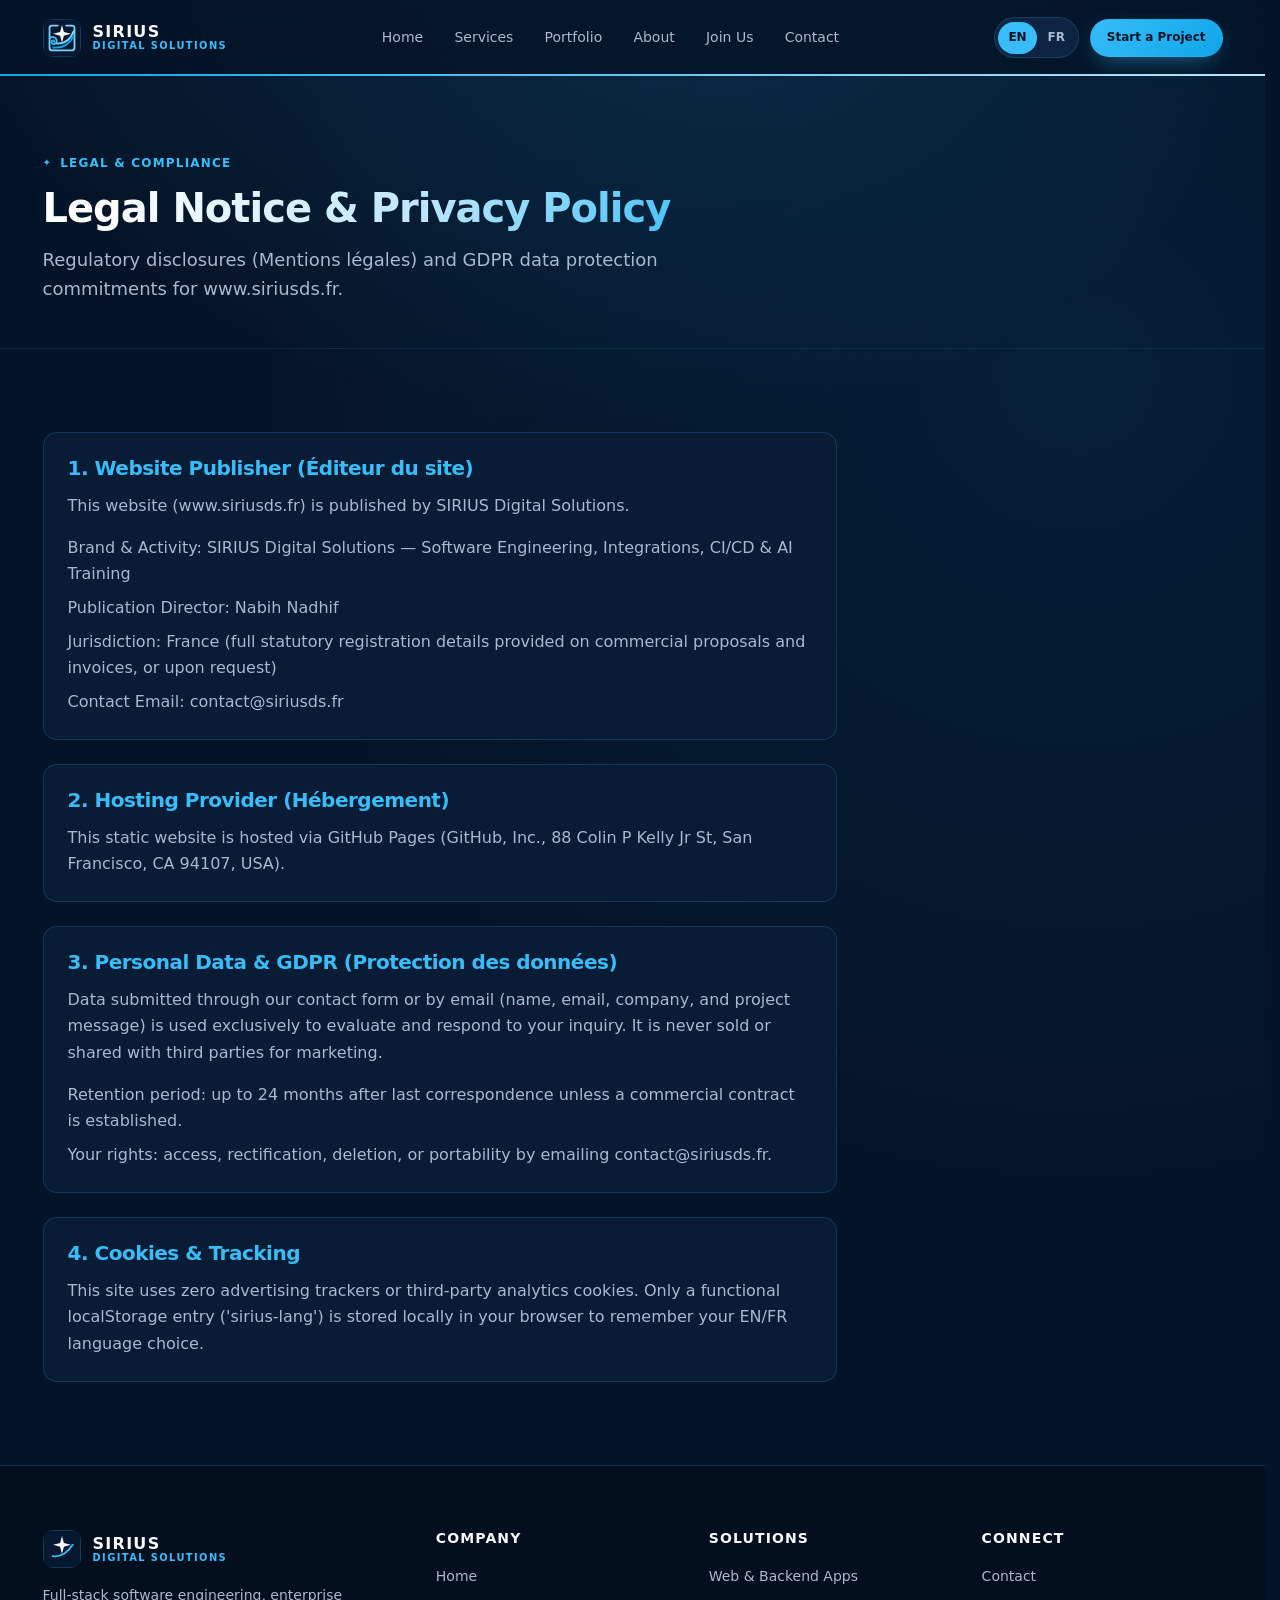
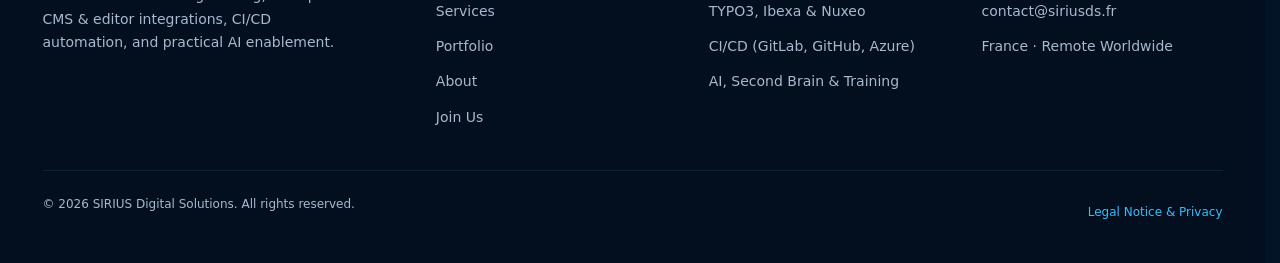
<file: docs/legal.html>
<!DOCTYPE html>
<html lang="en">
  <head>
    <meta charset="UTF-8" />
    <meta name="viewport" content="width=device-width, initial-scale=1.0" />
    <meta name="theme-color" content="#041428" />
    <title>Legal Notice &amp; Privacy — SIRIUS Digital Solutions</title>
    <meta
      name="description"
      content="Legal notice (Mentions légales) and GDPR privacy policy for SIRIUS Digital Solutions."
    />
    <link rel="canonical" href="https://www.siriusds.fr/legal.html" />
    <link rel="icon" type="image/svg+xml" href="assets/images/favicon.svg" />
    <link rel="icon" type="image/png" href="assets/images/favicon.png" />

    <link rel="stylesheet" href="assets/css/tokens.css" />
    <link rel="stylesheet" href="assets/css/base.css" />
    <link rel="stylesheet" href="assets/css/layout.css" />
    <link rel="stylesheet" href="assets/css/components.css" />
    <link rel="stylesheet" href="assets/css/pages.css" />
  </head>
  <body data-page="legal">
    <a class="skip-link" href="#main-content" data-i18n="skip.content">Skip to main content</a>

    <header class="site-header">
      <div class="container header-inner">
        <a class="brand" href="index.html">
          <svg class="brand-mark" viewBox="0 0 64 64" width="38" height="38" fill="none" aria-hidden="true">
            <rect width="64" height="64" rx="14" fill="#071931" stroke="#38bdf8" stroke-opacity="0.38" stroke-width="2" />
            <path d="M25 11H15a4 4 0 0 0-4 4v34a4 4 0 0 0 4 4h34a4 4 0 0 0 4-4V15a4 4 0 0 0-4-4H39" stroke="#7dd3fc" stroke-width="3" stroke-linecap="round" />
            <path d="M32 10l3.2 11.8L47 25l-11.8 3.2L32 40l-3.2-11.8L17 25l11.8-3.2L32 10z" fill="#f8fafc" />
            <path d="M11 33c3.5-4.5 10.5-3.2 12 2.2 1.2 4.2-2.5 8-6.4 6.7-2.6-.9-3.2-4-.8-5.4 1.6-.9 3.6.2 3.3 1.9" stroke="#38bdf8" stroke-width="3" stroke-linecap="round" />
            <path d="M23 41c12.5 1.5 23-6 29-21" stroke="#7dd3fc" stroke-width="3.2" stroke-linecap="round" />
            <path d="M17 48c14.5 2 26.5-4.5 34.5-18.5" stroke="#0ea5e9" stroke-width="3" stroke-linecap="round" />
          </svg>
          <span class="brand-text">
            <span class="brand-name">SIRIUS</span>
            <span class="brand-sub">DIGITAL SOLUTIONS</span>
          </span>
        </a>

        <nav class="site-nav" aria-label="Primary" data-i18n-attr="aria-label:nav.ariaPrimary">
          <button
            type="button"
            id="nav-toggle"
            class="menu-button"
            popovertarget="site-menu"
            popovertargetaction="toggle"
            aria-controls="site-menu"
            aria-expanded="false"
            aria-label="Open navigation menu"
            data-i18n-attr="aria-label:nav.menuOpen"
          >
            <svg width="18" height="18" viewBox="0 0 24 24" fill="none" stroke="currentColor" stroke-width="2" aria-hidden="true">
              <path d="M4 7h16M4 12h16M4 17h16" stroke-linecap="round" />
            </svg>
            <span data-i18n="nav.menuLabel">Menu</span>
          </button>

          <ul id="site-menu" class="site-menu">
            <li><a class="nav-link" href="index.html" data-i18n="nav.home">Home</a></li>
            <li><a class="nav-link" href="services.html" data-i18n="nav.services">Services</a></li>
            <li><a class="nav-link" href="portfolio.html" data-i18n="nav.portfolio">Portfolio</a></li>
            <li><a class="nav-link" href="about.html" data-i18n="nav.about">About</a></li>
            <li><a class="nav-link" href="careers.html" data-i18n="nav.careers">Join Us</a></li>
            <li><a class="nav-link" href="contact.html" data-i18n="nav.contact">Contact</a></li>
            <li class="site-menu-cta">
              <a class="btn btn-primary btn-sm" href="contact.html" data-i18n="nav.cta">Start a Project</a>
            </li>
          </ul>
        </nav>

        <div class="header-actions">
          <div class="lang-switch" role="group" aria-label="Language switcher" data-i18n-attr="aria-label:nav.ariaLang">
            <button type="button" class="lang-btn" data-lang-btn="en" aria-pressed="true">EN</button>
            <button type="button" class="lang-btn" data-lang-btn="fr" aria-pressed="false">FR</button>
          </div>
          <a class="btn btn-primary btn-sm header-cta" href="contact.html" data-i18n="nav.cta">
            Start a Project
          </a>
        </div>
      </div>
    </header>

    <main id="main-content" tabindex="-1">
      <section class="page-hero">
        <div class="container">
          <span class="eyebrow" data-i18n="legal.hero.eyebrow">Legal &amp; Compliance</span>
          <h1 class="gradient-text" data-i18n="legal.hero.title">Legal Notice &amp; Privacy Policy</h1>
          <p data-i18n="legal.hero.lead">
            Regulatory disclosures (Mentions légales) and GDPR data protection commitments for www.siriusds.fr.
          </p>
        </div>
      </section>

      <section class="section">
        <div class="container">
          <div class="prose">
            <section>
              <h2 data-i18n="legal.s1.title">1. Website Publisher (Éditeur du site)</h2>
              <p data-i18n="legal.s1.body"></p>
              <ul>
                <li data-i18n="legal.s1.li1"></li>
                <li data-i18n="legal.s1.li2"></li>
                <li data-i18n="legal.s1.li3"></li>
                <li data-i18n="legal.s1.li4"></li>
              </ul>
            </section>

            <section>
              <h2 data-i18n="legal.s2.title">2. Hosting Provider (Hébergement)</h2>
              <p data-i18n="legal.s2.body"></p>
            </section>

            <section>
              <h2 data-i18n="legal.s3.title">3. Personal Data &amp; GDPR (Protection des données)</h2>
              <p data-i18n="legal.s3.body"></p>
              <ul>
                <li data-i18n="legal.s3.li1"></li>
                <li data-i18n="legal.s3.li2"></li>
              </ul>
            </section>

            <section>
              <h2 data-i18n="legal.s4.title">4. Cookies &amp; Tracking</h2>
              <p data-i18n="legal.s4.body"></p>
            </section>
          </div>
        </div>
      </section>
    </main>

    <footer class="site-footer">
      <div class="container">
        <div class="footer-grid">
          <div class="footer-col">
            <a class="brand" href="index.html" style="margin-bottom: 1rem">
              <svg class="brand-mark" viewBox="0 0 64 64" width="34" height="34" fill="none" aria-hidden="true">
                <rect width="64" height="64" rx="14" fill="#071931" stroke="#38bdf8" stroke-opacity="0.38" stroke-width="2" />
                <path d="M32 10l3.2 11.8L47 25l-11.8 3.2L32 40l-3.2-11.8L17 25l11.8-3.2L32 10z" fill="#f8fafc" />
                <path d="M16 44c12.5 2 24.5-4.5 34-19" stroke="#38bdf8" stroke-width="3.2" stroke-linecap="round" />
              </svg>
              <span class="brand-text">
                <span class="brand-name">SIRIUS</span>
                <span class="brand-sub">DIGITAL SOLUTIONS</span>
              </span>
            </a>
            <p style="font-size: var(--text-sm); max-width: 34ch" data-i18n="footer.tagline">
              Engineering reliable web platforms, scalable cloud foundations, and intelligent automation tailored for modern teams.
            </p>
          </div>

          <div class="footer-col">
            <h2 class="footer-heading" data-i18n="footer.company">Company</h2>
            <ul class="footer-links">
              <li><a href="index.html" data-i18n="nav.home">Home</a></li>
              <li><a href="services.html" data-i18n="nav.services">Services</a></li>
              <li><a href="portfolio.html" data-i18n="nav.portfolio">Portfolio</a></li>
              <li><a href="about.html" data-i18n="nav.about">About</a></li>
              <li><a href="careers.html" data-i18n="nav.careers">Join Us</a></li>
            </ul>
          </div>

          <div class="footer-col">
            <h2 class="footer-heading" data-i18n="footer.solutions">Solutions</h2>
            <ul class="footer-links">
              <li><a href="services.html#web-platforms" data-i18n="footer.sol.web">Web &amp; Backend Apps</a></li>
              <li><a href="services.html#cms-integrations" data-i18n="footer.sol.cms">TYPO3, Ibexa &amp; Nuxeo</a></li>
              <li><a href="services.html#cicd-devops" data-i18n="footer.sol.cicd">CI/CD (GitLab, GitHub, Azure)</a></li>
              <li><a href="services.html#ai-training" data-i18n="footer.sol.ai">AI, Second Brain &amp; Training</a></li>
            </ul>
          </div>

          <div class="footer-col">
            <h2 class="footer-heading" data-i18n="footer.connect">Connect</h2>
            <ul class="footer-links">
              <li><a href="contact.html" data-i18n="nav.contact">Contact</a></li>
              <li><a href="mailto:contact@siriusds.fr">contact@siriusds.fr</a></li>
              <li><span style="font-size: var(--text-sm); color: var(--text-secondary)" data-i18n="footer.location">France · Remote Worldwide</span></li>
            </ul>
          </div>
        </div>

        <div class="footer-bottom">
          <p>
            © <span data-year>2026</span> SIRIUS Digital Solutions.
            <span data-i18n="footer.rights">All rights reserved.</span>
          </p>
          <div class="footer-legal">
            <a href="legal.html" data-i18n="footer.legal">Legal Notice &amp; Privacy</a>
          </div>
        </div>
      </div>
    </footer>

    <script src="assets/js/i18n.js"></script>
    <script src="assets/js/main.js"></script>
  </body>
</html>
</file>
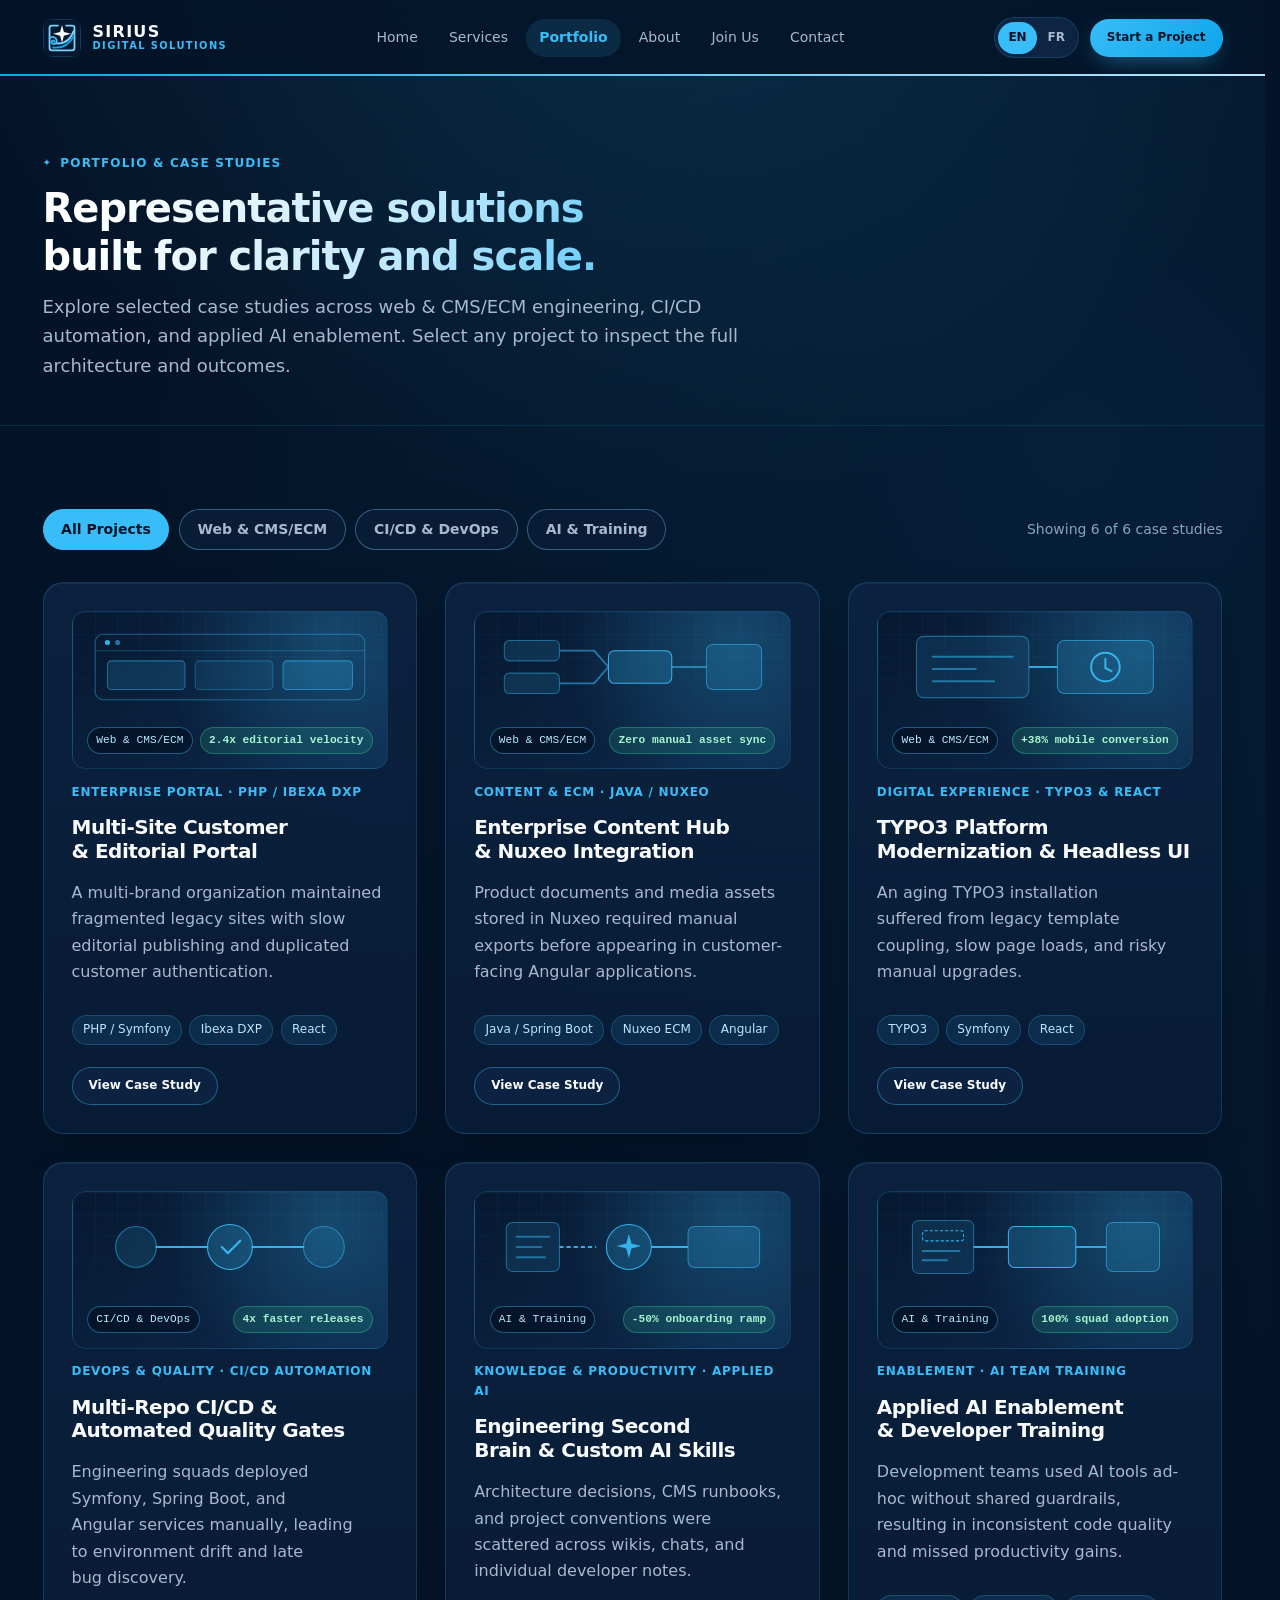
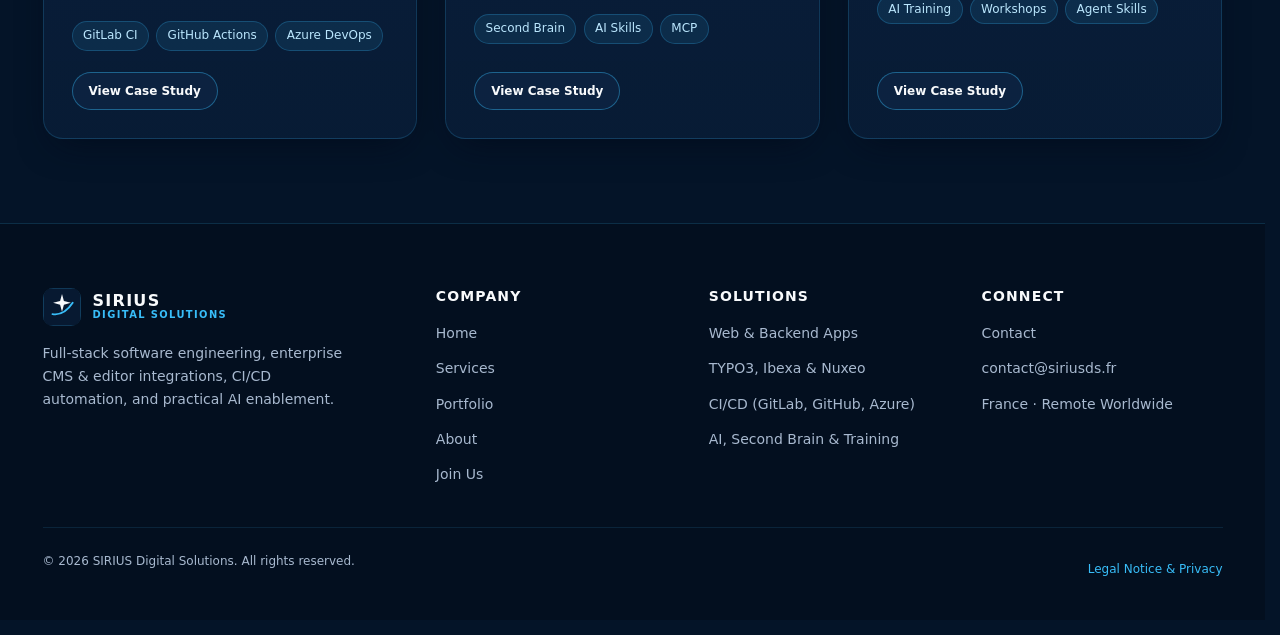
<file: docs/portfolio.html>
<!DOCTYPE html>
<html lang="en">
  <head>
    <meta charset="UTF-8" />
    <meta name="viewport" content="width=device-width, initial-scale=1.0" />
    <meta name="theme-color" content="#041428" />
    <title>Portfolio &amp; Case Studies — SIRIUS Digital Solutions</title>
    <meta
      name="description"
      content="Selected digital products, cloud migrations, and automation systems engineered by SIRIUS Digital Solutions."
    />
    <link rel="canonical" href="https://www.siriusds.fr/portfolio.html" />
    <link rel="icon" type="image/svg+xml" href="assets/images/favicon.svg" />
    <link rel="icon" type="image/png" href="assets/images/favicon.png" />

    <link rel="stylesheet" href="assets/css/tokens.css" />
    <link rel="stylesheet" href="assets/css/base.css" />
    <link rel="stylesheet" href="assets/css/layout.css" />
    <link rel="stylesheet" href="assets/css/components.css" />
    <link rel="stylesheet" href="assets/css/pages.css" />
  </head>
  <body data-page="portfolio">
    <a class="skip-link" href="#main-content" data-i18n="skip.content">Skip to main content</a>

    <header class="site-header">
      <div class="container header-inner">
        <a class="brand" href="index.html">
          <svg class="brand-mark" viewBox="0 0 64 64" width="38" height="38" fill="none" aria-hidden="true">
            <rect width="64" height="64" rx="14" fill="#071931" stroke="#38bdf8" stroke-opacity="0.38" stroke-width="2" />
            <path d="M25 11H15a4 4 0 0 0-4 4v34a4 4 0 0 0 4 4h34a4 4 0 0 0 4-4V15a4 4 0 0 0-4-4H39" stroke="#7dd3fc" stroke-width="3" stroke-linecap="round" />
            <path d="M32 10l3.2 11.8L47 25l-11.8 3.2L32 40l-3.2-11.8L17 25l11.8-3.2L32 10z" fill="#f8fafc" />
            <path d="M11 33c3.5-4.5 10.5-3.2 12 2.2 1.2 4.2-2.5 8-6.4 6.7-2.6-.9-3.2-4-.8-5.4 1.6-.9 3.6.2 3.3 1.9" stroke="#38bdf8" stroke-width="3" stroke-linecap="round" />
            <path d="M23 41c12.5 1.5 23-6 29-21" stroke="#7dd3fc" stroke-width="3.2" stroke-linecap="round" />
            <path d="M17 48c14.5 2 26.5-4.5 34.5-18.5" stroke="#0ea5e9" stroke-width="3" stroke-linecap="round" />
          </svg>
          <span class="brand-text">
            <span class="brand-name">SIRIUS</span>
            <span class="brand-sub">DIGITAL SOLUTIONS</span>
          </span>
        </a>

        <nav class="site-nav" aria-label="Primary" data-i18n-attr="aria-label:nav.ariaPrimary">
          <button
            type="button"
            id="nav-toggle"
            class="menu-button"
            popovertarget="site-menu"
            popovertargetaction="toggle"
            aria-controls="site-menu"
            aria-expanded="false"
            aria-label="Open navigation menu"
            data-i18n-attr="aria-label:nav.menuOpen"
          >
            <svg width="18" height="18" viewBox="0 0 24 24" fill="none" stroke="currentColor" stroke-width="2" aria-hidden="true">
              <path d="M4 7h16M4 12h16M4 17h16" stroke-linecap="round" />
            </svg>
            <span data-i18n="nav.menuLabel">Menu</span>
          </button>

          <ul id="site-menu" class="site-menu">
            <li><a class="nav-link" href="index.html" data-i18n="nav.home">Home</a></li>
            <li><a class="nav-link" href="services.html" data-i18n="nav.services">Services</a></li>
            <li><a class="nav-link" href="portfolio.html" data-i18n="nav.portfolio">Portfolio</a></li>
            <li><a class="nav-link" href="about.html" data-i18n="nav.about">About</a></li>
            <li><a class="nav-link" href="careers.html" data-i18n="nav.careers">Join Us</a></li>
            <li><a class="nav-link" href="contact.html" data-i18n="nav.contact">Contact</a></li>
            <li class="site-menu-cta">
              <a class="btn btn-primary btn-sm" href="contact.html" data-i18n="nav.cta">Start a Project</a>
            </li>
          </ul>
        </nav>

        <div class="header-actions">
          <div class="lang-switch" role="group" aria-label="Language switcher" data-i18n-attr="aria-label:nav.ariaLang">
            <button type="button" class="lang-btn" data-lang-btn="en" aria-pressed="true">EN</button>
            <button type="button" class="lang-btn" data-lang-btn="fr" aria-pressed="false">FR</button>
          </div>
          <a class="btn btn-primary btn-sm header-cta" href="contact.html" data-i18n="nav.cta">
            Start a Project
          </a>
        </div>
      </div>
    </header>

    <main id="main-content" tabindex="-1">
      <section class="page-hero">
        <div class="container">
          <span class="eyebrow" data-i18n="portfolio.hero.eyebrow">Portfolio &amp; Case Studies</span>
          <h1 class="gradient-text" data-i18n="portfolio.hero.title">
            Representative solutions built for clarity and scale.
          </h1>
          <p data-i18n="portfolio.hero.lead">
            Explore selected case studies across web &amp; CMS/ECM engineering, CI/CD automation, and applied AI enablement. Select any project to inspect the full architecture and outcomes.
          </p>
        </div>
      </section>

      <section class="section">
        <div class="container">
          <div class="filter-toolbar">
            <div class="filter-bar" role="group" aria-label="Filter projects by category" data-i18n-attr="aria-label:portfolio.filter.aria">
              <button type="button" class="filter-btn" data-filter="all" aria-pressed="true" data-i18n="portfolio.filter.all">
                All Projects
              </button>
              <button type="button" class="filter-btn" data-filter="web" aria-pressed="false" data-i18n="portfolio.filter.web">
                Web &amp; CMS/ECM
              </button>
              <button type="button" class="filter-btn" data-filter="cicd" aria-pressed="false" data-i18n="portfolio.filter.cicd">
                CI/CD &amp; DevOps
              </button>
              <button type="button" class="filter-btn" data-filter="ai" aria-pressed="false" data-i18n="portfolio.filter.ai">
                AI &amp; Training
              </button>
            </div>
            <p id="portfolio-count" class="portfolio-count" aria-live="polite"></p>
          </div>

          <div id="portfolio-grid" class="grid grid-3">
            <article class="card project-card" data-project-id="ibexa-portal" data-category="web">
              <div class="project-thumb">
                <svg class="project-schematic" viewBox="0 0 280 80" fill="none" aria-hidden="true">
                  <rect x="8" y="8" width="264" height="64" rx="8" stroke="currentColor" stroke-opacity="0.45" />
                  <path d="M8 24h264" stroke="currentColor" stroke-opacity="0.3" />
                  <circle cx="20" cy="16" r="2.5" fill="currentColor" />
                  <circle cx="30" cy="16" r="2.5" fill="currentColor" opacity="0.6" />
                  <rect x="20" y="34" width="76" height="28" rx="4" fill="currentColor" fill-opacity="0.16" stroke="currentColor" stroke-opacity="0.5" />
                  <rect x="106" y="34" width="76" height="28" rx="4" fill="currentColor" fill-opacity="0.1" stroke="currentColor" stroke-opacity="0.35" />
                  <rect x="192" y="34" width="68" height="28" rx="4" fill="currentColor" fill-opacity="0.22" stroke="currentColor" stroke-opacity="0.6" />
                </svg>
                <div class="project-thumb-foot">
                  <span class="project-thumb-label" data-i18n="portfolio.filter.web">Web &amp; CMS/ECM</span>
                  <span class="project-metric" data-project-metric></span>
                </div>
              </div>
              <span class="card-meta" data-project-sector></span>
              <h2 class="card-title" data-project-title></h2>
              <p data-project-summary></p>
              <div class="tag-list">
                <span class="tag">PHP / Symfony</span>
                <span class="tag">Ibexa DXP</span>
                <span class="tag">React</span>
              </div>
              <div class="card-footer">
                <button type="button" class="btn btn-secondary btn-sm" data-open-project="ibexa-portal" data-i18n="portfolio.btn.inspect">
                  View Case Study
                </button>
              </div>
            </article>

            <article class="card project-card" data-project-id="nuxeo-integration" data-category="web">
              <div class="project-thumb">
                <svg class="project-schematic" viewBox="0 0 280 80" fill="none" aria-hidden="true">
                  <rect x="14" y="14" width="54" height="20" rx="5" fill="currentColor" fill-opacity="0.14" stroke="currentColor" stroke-opacity="0.5" />
                  <rect x="14" y="46" width="54" height="20" rx="5" fill="currentColor" fill-opacity="0.14" stroke="currentColor" stroke-opacity="0.5" />
                  <path d="M68 24h34l14 16M68 56h34l14-16" stroke="currentColor" stroke-opacity="0.6" stroke-width="1.8" />
                  <rect x="116" y="24" width="62" height="32" rx="6" fill="currentColor" fill-opacity="0.22" stroke="currentColor" />
                  <path d="M178 40h34" stroke="currentColor" stroke-opacity="0.6" stroke-width="1.8" />
                  <rect x="212" y="18" width="54" height="44" rx="6" fill="currentColor" fill-opacity="0.16" stroke="currentColor" stroke-opacity="0.6" />
                </svg>
                <div class="project-thumb-foot">
                  <span class="project-thumb-label" data-i18n="portfolio.filter.web">Web &amp; CMS/ECM</span>
                  <span class="project-metric" data-project-metric></span>
                </div>
              </div>
              <span class="card-meta" data-project-sector></span>
              <h2 class="card-title" data-project-title></h2>
              <p data-project-summary></p>
              <div class="tag-list">
                <span class="tag">Java / Spring Boot</span>
                <span class="tag">Nuxeo ECM</span>
                <span class="tag">Angular</span>
              </div>
              <div class="card-footer">
                <button type="button" class="btn btn-secondary btn-sm" data-open-project="nuxeo-integration" data-i18n="portfolio.btn.inspect">
                  View Case Study
                </button>
              </div>
            </article>

            <article class="card project-card" data-project-id="typo3-modernization" data-category="web">
              <div class="project-thumb">
                <svg class="project-schematic" viewBox="0 0 280 80" fill="none" aria-hidden="true">
                  <rect x="24" y="10" width="110" height="60" rx="7" fill="currentColor" fill-opacity="0.12" stroke="currentColor" stroke-opacity="0.5" />
                  <path d="M40 30h78M40 42h42M40 54h60" stroke="currentColor" stroke-opacity="0.55" stroke-width="2" stroke-linecap="round" />
                  <path d="M134 40h28" stroke="currentColor" stroke-width="1.8" />
                  <rect x="162" y="14" width="94" height="52" rx="7" fill="currentColor" fill-opacity="0.18" stroke="currentColor" stroke-opacity="0.65" />
                  <circle cx="209" cy="40" r="14" stroke="currentColor" stroke-width="2" />
                  <path d="M209 32v9l6 3" stroke="currentColor" stroke-width="2" stroke-linecap="round" />
                </svg>
                <div class="project-thumb-foot">
                  <span class="project-thumb-label" data-i18n="portfolio.filter.web">Web &amp; CMS/ECM</span>
                  <span class="project-metric" data-project-metric></span>
                </div>
              </div>
              <span class="card-meta" data-project-sector></span>
              <h2 class="card-title" data-project-title></h2>
              <p data-project-summary></p>
              <div class="tag-list">
                <span class="tag">TYPO3</span>
                <span class="tag">Symfony</span>
                <span class="tag">React</span>
              </div>
              <div class="card-footer">
                <button type="button" class="btn btn-secondary btn-sm" data-open-project="typo3-modernization" data-i18n="portfolio.btn.inspect">
                  View Case Study
                </button>
              </div>
            </article>

            <article class="card project-card" data-project-id="cicd-platform" data-category="cicd">
              <div class="project-thumb">
                <svg class="project-schematic" viewBox="0 0 280 80" fill="none" aria-hidden="true">
                  <circle cx="48" cy="40" r="20" fill="currentColor" fill-opacity="0.14" stroke="currentColor" stroke-opacity="0.6" />
                  <circle cx="140" cy="40" r="22" fill="currentColor" fill-opacity="0.22" stroke="currentColor" />
                  <circle cx="232" cy="40" r="20" fill="currentColor" fill-opacity="0.14" stroke="currentColor" stroke-opacity="0.6" />
                  <path d="M68 40h50M162 40h50" stroke="currentColor" stroke-width="2" stroke-linecap="round" />
                  <path d="M132 40l6 6 12-12" stroke="currentColor" stroke-width="2.2" stroke-linecap="round" stroke-linejoin="round" />
                </svg>
                <div class="project-thumb-foot">
                  <span class="project-thumb-label" data-i18n="portfolio.filter.cicd">CI/CD &amp; DevOps</span>
                  <span class="project-metric" data-project-metric></span>
                </div>
              </div>
              <span class="card-meta" data-project-sector></span>
              <h2 class="card-title" data-project-title></h2>
              <p data-project-summary></p>
              <div class="tag-list">
                <span class="tag">GitLab CI</span>
                <span class="tag">GitHub Actions</span>
                <span class="tag">Azure DevOps</span>
              </div>
              <div class="card-footer">
                <button type="button" class="btn btn-secondary btn-sm" data-open-project="cicd-platform" data-i18n="portfolio.btn.inspect">
                  View Case Study
                </button>
              </div>
            </article>

            <article class="card project-card" data-project-id="ai-second-brain" data-category="ai">
              <div class="project-thumb">
                <svg class="project-schematic" viewBox="0 0 280 80" fill="none" aria-hidden="true">
                  <rect x="16" y="16" width="52" height="48" rx="6" fill="currentColor" fill-opacity="0.12" stroke="currentColor" stroke-opacity="0.5" />
                  <path d="M26 30h32M26 40h24M26 50h28" stroke="currentColor" stroke-opacity="0.5" stroke-width="2" stroke-linecap="round" />
                  <path d="M68 40h36" stroke="currentColor" stroke-width="1.8" stroke-dasharray="4 3" />
                  <circle cx="136" cy="40" r="22" fill="currentColor" fill-opacity="0.2" stroke="currentColor" />
                  <path d="M136 27l2.5 9.5L148 39l-9.5 2.5L136 51l-2.5-9.5L124 39l9.5-2.5L136 27z" fill="currentColor" />
                  <path d="M158 40h36" stroke="currentColor" stroke-width="1.8" />
                  <rect x="194" y="20" width="70" height="40" rx="6" fill="currentColor" fill-opacity="0.18" stroke="currentColor" stroke-opacity="0.6" />
                </svg>
                <div class="project-thumb-foot">
                  <span class="project-thumb-label" data-i18n="portfolio.filter.ai">AI &amp; Training</span>
                  <span class="project-metric" data-project-metric></span>
                </div>
              </div>
              <span class="card-meta" data-project-sector></span>
              <h2 class="card-title" data-project-title></h2>
              <p data-project-summary></p>
              <div class="tag-list">
                <span class="tag">Second Brain</span>
                <span class="tag">AI Skills</span>
                <span class="tag">MCP</span>
              </div>
              <div class="card-footer">
                <button type="button" class="btn btn-secondary btn-sm" data-open-project="ai-second-brain" data-i18n="portfolio.btn.inspect">
                  View Case Study
                </button>
              </div>
            </article>

            <article class="card project-card" data-project-id="ai-team-training" data-category="ai">
              <div class="project-thumb">
                <svg class="project-schematic" viewBox="0 0 280 80" fill="none" aria-hidden="true">
                  <rect x="20" y="14" width="60" height="52" rx="6" fill="currentColor" fill-opacity="0.12" stroke="currentColor" stroke-opacity="0.5" />
                  <rect x="30" y="24" width="40" height="10" rx="2" stroke="currentColor" stroke-dasharray="3 2" />
                  <path d="M30 44h36M30 53h24" stroke="currentColor" stroke-opacity="0.55" stroke-width="2" stroke-linecap="round" />
                  <path d="M80 40h34" stroke="currentColor" stroke-width="1.8" />
                  <rect x="114" y="20" width="66" height="40" rx="6" fill="currentColor" fill-opacity="0.2" stroke="currentColor" />
                  <path d="M180 40h30" stroke="currentColor" stroke-width="1.8" />
                  <rect x="210" y="16" width="52" height="48" rx="6" fill="currentColor" fill-opacity="0.16" stroke="currentColor" stroke-opacity="0.6" />
                </svg>
                <div class="project-thumb-foot">
                  <span class="project-thumb-label" data-i18n="portfolio.filter.ai">AI &amp; Training</span>
                  <span class="project-metric" data-project-metric></span>
                </div>
              </div>
              <span class="card-meta" data-project-sector></span>
              <h2 class="card-title" data-project-title></h2>
              <p data-project-summary></p>
              <div class="tag-list">
                <span class="tag">AI Training</span>
                <span class="tag">Workshops</span>
                <span class="tag">Agent Skills</span>
              </div>
              <div class="card-footer">
                <button type="button" class="btn btn-secondary btn-sm" data-open-project="ai-team-training" data-i18n="portfolio.btn.inspect">
                  View Case Study
                </button>
              </div>
            </article>
          </div>
        </div>
      </section>

      <!-- Case Study Dialog -->
      <dialog id="case-dialog" class="case-dialog" closedby="any" aria-labelledby="dialog-title">
        <div class="dialog-header">
          <div>
            <span class="card-meta" data-dialog-sector></span>
            <h2 id="dialog-title" class="card-title" style="margin-top: 0.25rem" data-dialog-title></h2>
          </div>
          <button
            type="button"
            class="dialog-close"
            data-dialog-close
            aria-label="Close"
            data-i18n-attr="aria-label:portfolio.modal.close"
          >
            <svg width="16" height="16" viewBox="0 0 24 24" fill="none" stroke="currentColor" stroke-width="2.2" aria-hidden="true">
              <path d="M18 6 6 18M6 6l12 12" stroke-linecap="round" />
            </svg>
          </button>
        </div>

        <div class="dialog-body">
          <div class="dialog-section">
            <h3 data-i18n="portfolio.modal.challenge">The Challenge</h3>
            <p data-dialog-challenge></p>
          </div>
          <div class="dialog-section">
            <h3 data-i18n="portfolio.modal.solution">The Solution</h3>
            <p data-dialog-solution></p>
          </div>
          <div class="dialog-section">
            <h3 data-i18n="portfolio.modal.outcomes">Key Outcomes</h3>
            <ul class="check-list" data-dialog-outcomes></ul>
          </div>
          <div class="dialog-section">
            <h3 data-i18n="portfolio.modal.stack">Technology Stack</h3>
            <div class="tag-list" data-dialog-stack></div>
          </div>
        </div>

        <div class="dialog-footer">
          <button type="button" class="btn btn-secondary btn-sm" data-dialog-close data-i18n="portfolio.modal.close">
            Close
          </button>
          <a class="btn btn-primary btn-sm" href="contact.html" data-dialog-cta data-i18n="portfolio.modal.cta">
            Build something similar
          </a>
        </div>
      </dialog>
    </main>

    <footer class="site-footer">
      <div class="container">
        <div class="footer-grid">
          <div class="footer-col">
            <a class="brand" href="index.html" style="margin-bottom: 1rem">
              <svg class="brand-mark" viewBox="0 0 64 64" width="34" height="34" fill="none" aria-hidden="true">
                <rect width="64" height="64" rx="14" fill="#071931" stroke="#38bdf8" stroke-opacity="0.38" stroke-width="2" />
                <path d="M32 10l3.2 11.8L47 25l-11.8 3.2L32 40l-3.2-11.8L17 25l11.8-3.2L32 10z" fill="#f8fafc" />
                <path d="M16 44c12.5 2 24.5-4.5 34-19" stroke="#38bdf8" stroke-width="3.2" stroke-linecap="round" />
              </svg>
              <span class="brand-text">
                <span class="brand-name">SIRIUS</span>
                <span class="brand-sub">DIGITAL SOLUTIONS</span>
              </span>
            </a>
            <p style="font-size: var(--text-sm); max-width: 34ch" data-i18n="footer.tagline">
              Engineering reliable web platforms, scalable cloud foundations, and intelligent automation tailored for modern teams.
            </p>
          </div>

          <div class="footer-col">
            <h2 class="footer-heading" data-i18n="footer.company">Company</h2>
            <ul class="footer-links">
              <li><a href="index.html" data-i18n="nav.home">Home</a></li>
              <li><a href="services.html" data-i18n="nav.services">Services</a></li>
              <li><a href="portfolio.html" data-i18n="nav.portfolio">Portfolio</a></li>
              <li><a href="about.html" data-i18n="nav.about">About</a></li>
              <li><a href="careers.html" data-i18n="nav.careers">Join Us</a></li>
            </ul>
          </div>

          <div class="footer-col">
            <h2 class="footer-heading" data-i18n="footer.solutions">Solutions</h2>
            <ul class="footer-links">
              <li><a href="services.html#web-platforms" data-i18n="footer.sol.web">Web &amp; Backend Apps</a></li>
              <li><a href="services.html#cms-integrations" data-i18n="footer.sol.cms">TYPO3, Ibexa &amp; Nuxeo</a></li>
              <li><a href="services.html#cicd-devops" data-i18n="footer.sol.cicd">CI/CD (GitLab, GitHub, Azure)</a></li>
              <li><a href="services.html#ai-training" data-i18n="footer.sol.ai">AI, Second Brain &amp; Training</a></li>
            </ul>
          </div>

          <div class="footer-col">
            <h2 class="footer-heading" data-i18n="footer.connect">Connect</h2>
            <ul class="footer-links">
              <li><a href="contact.html" data-i18n="nav.contact">Contact</a></li>
              <li><a href="mailto:contact@siriusds.fr">contact@siriusds.fr</a></li>
              <li><span style="font-size: var(--text-sm); color: var(--text-secondary)" data-i18n="footer.location">France · Remote Worldwide</span></li>
            </ul>
          </div>
        </div>

        <div class="footer-bottom">
          <p>
            © <span data-year>2026</span> SIRIUS Digital Solutions.
            <span data-i18n="footer.rights">All rights reserved.</span>
          </p>
          <div class="footer-legal">
            <a href="legal.html" data-i18n="footer.legal">Legal Notice &amp; Privacy</a>
          </div>
        </div>
      </div>
    </footer>

    <script src="assets/js/i18n.js"></script>
    <script src="assets/js/main.js"></script>
    <script src="assets/js/portfolio.js"></script>
  </body>
</html>
</file>
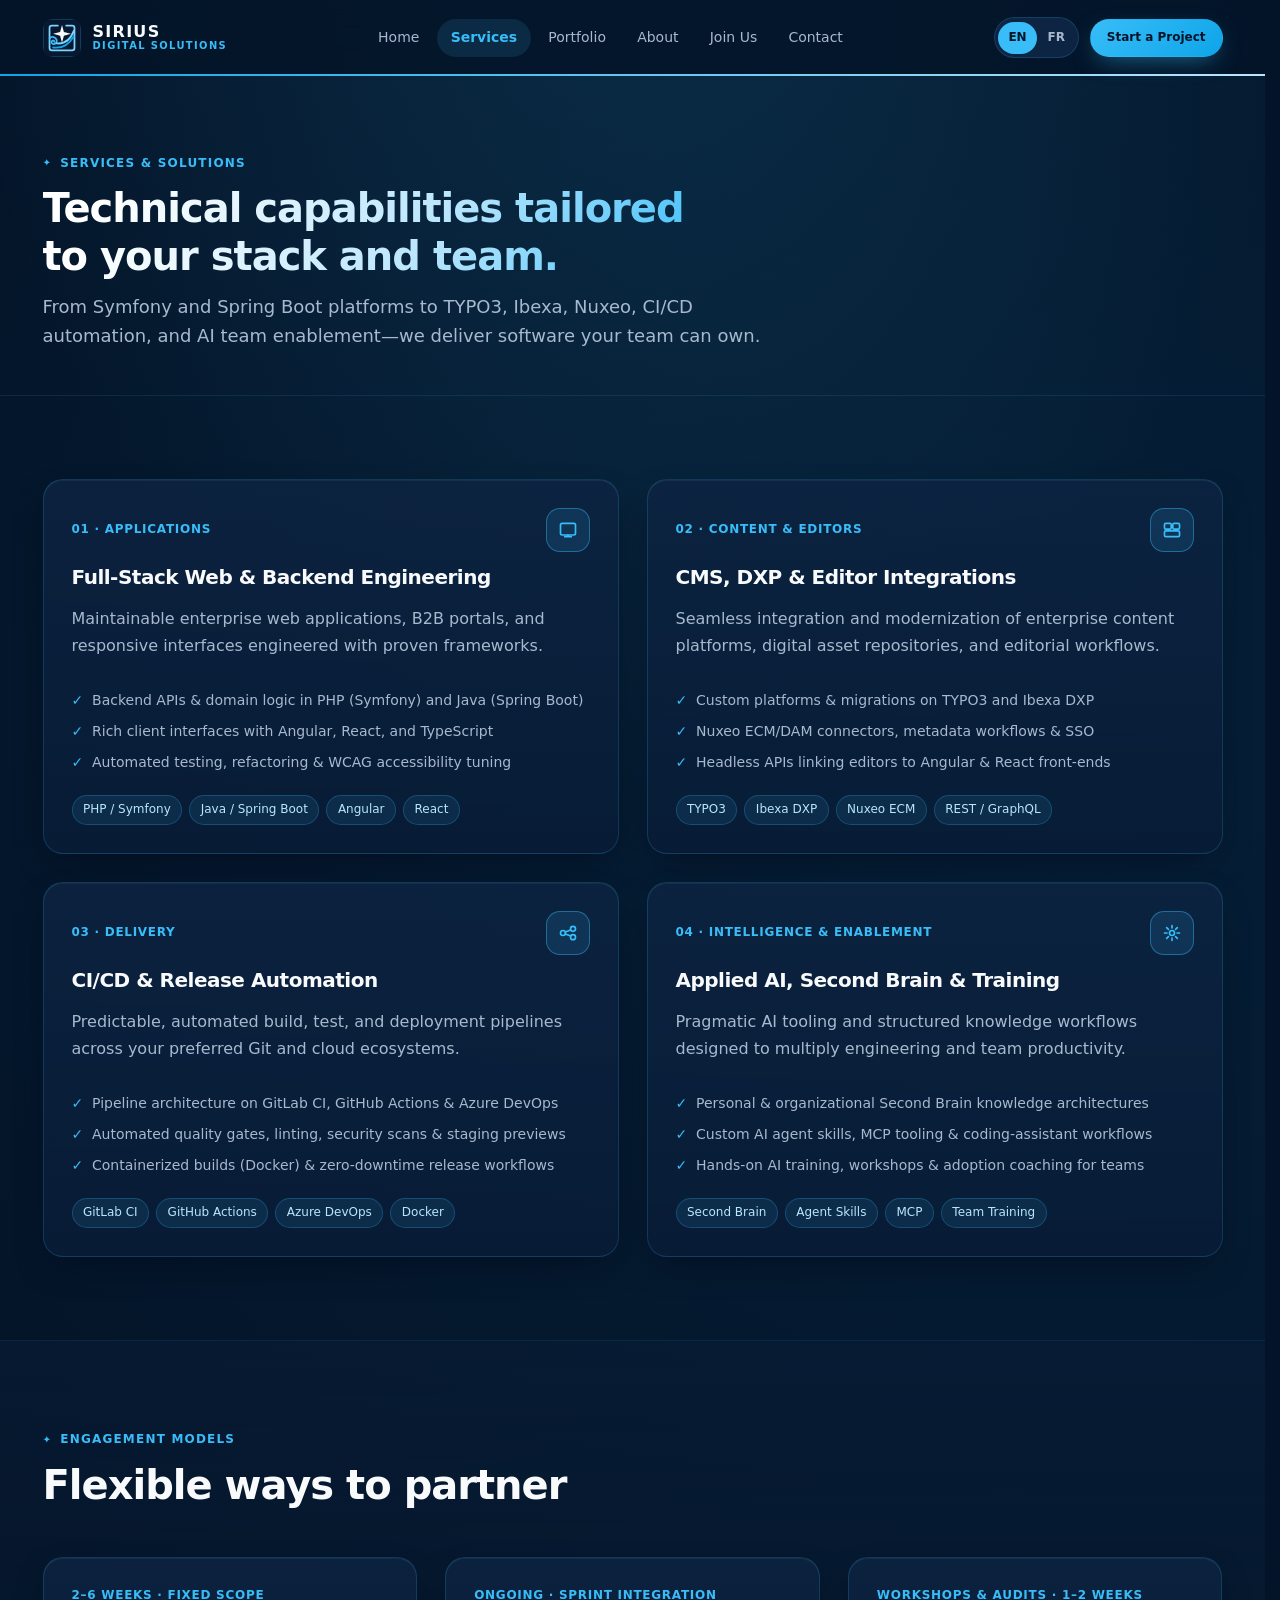
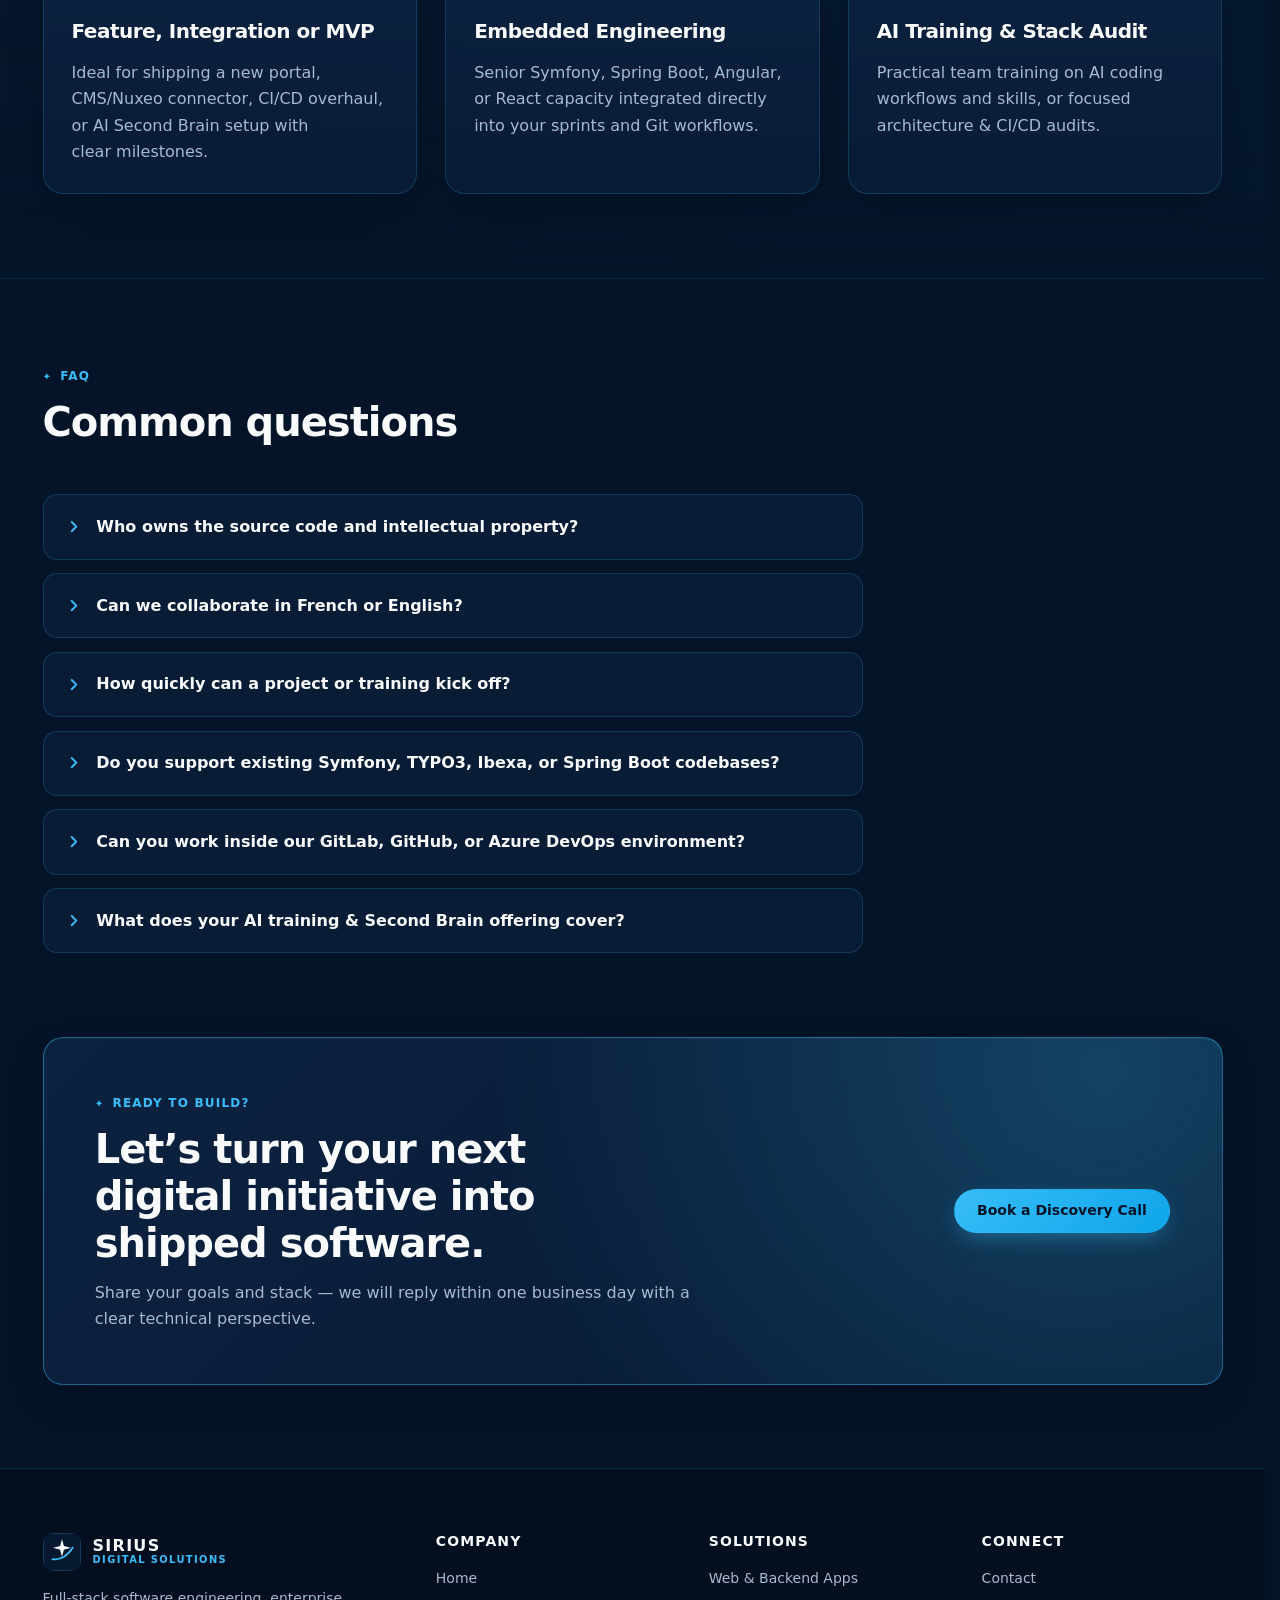
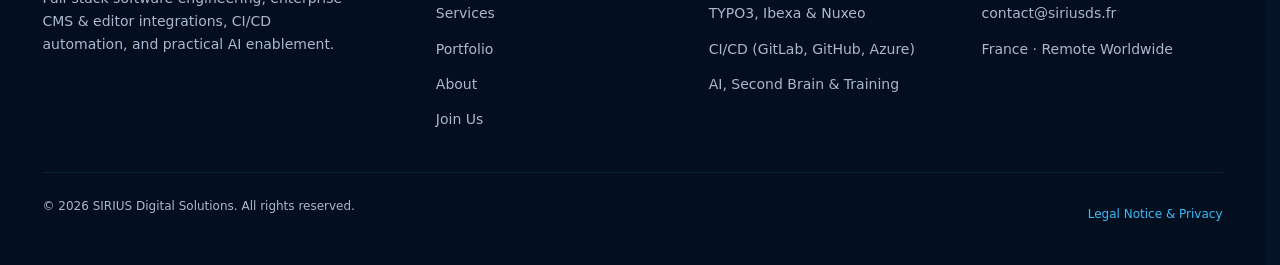
<file: docs/services.html>
<!DOCTYPE html>
<html lang="en">
  <head>
    <meta charset="UTF-8" />
    <meta name="viewport" content="width=device-width, initial-scale=1.0" />
    <meta name="theme-color" content="#041428" />
    <title>Services &amp; Solutions — SIRIUS Digital Solutions</title>
    <meta
      name="description"
      content="Explore custom software engineering, cloud infrastructure, data pipelines, and AI automation services."
    />
    <link rel="canonical" href="https://www.siriusds.fr/services.html" />
    <link rel="icon" type="image/svg+xml" href="assets/images/favicon.svg" />
    <link rel="icon" type="image/png" href="assets/images/favicon.png" />

    <link rel="stylesheet" href="assets/css/tokens.css" />
    <link rel="stylesheet" href="assets/css/base.css" />
    <link rel="stylesheet" href="assets/css/layout.css" />
    <link rel="stylesheet" href="assets/css/components.css" />
    <link rel="stylesheet" href="assets/css/pages.css" />
  </head>
  <body data-page="services">
    <a class="skip-link" href="#main-content" data-i18n="skip.content">Skip to main content</a>

    <header class="site-header">
      <div class="container header-inner">
        <a class="brand" href="index.html">
          <svg class="brand-mark" viewBox="0 0 64 64" width="38" height="38" fill="none" aria-hidden="true">
            <rect width="64" height="64" rx="14" fill="#071931" stroke="#38bdf8" stroke-opacity="0.38" stroke-width="2" />
            <path d="M25 11H15a4 4 0 0 0-4 4v34a4 4 0 0 0 4 4h34a4 4 0 0 0 4-4V15a4 4 0 0 0-4-4H39" stroke="#7dd3fc" stroke-width="3" stroke-linecap="round" />
            <path d="M32 10l3.2 11.8L47 25l-11.8 3.2L32 40l-3.2-11.8L17 25l11.8-3.2L32 10z" fill="#f8fafc" />
            <path d="M11 33c3.5-4.5 10.5-3.2 12 2.2 1.2 4.2-2.5 8-6.4 6.7-2.6-.9-3.2-4-.8-5.4 1.6-.9 3.6.2 3.3 1.9" stroke="#38bdf8" stroke-width="3" stroke-linecap="round" />
            <path d="M23 41c12.5 1.5 23-6 29-21" stroke="#7dd3fc" stroke-width="3.2" stroke-linecap="round" />
            <path d="M17 48c14.5 2 26.5-4.5 34.5-18.5" stroke="#0ea5e9" stroke-width="3" stroke-linecap="round" />
          </svg>
          <span class="brand-text">
            <span class="brand-name">SIRIUS</span>
            <span class="brand-sub">DIGITAL SOLUTIONS</span>
          </span>
        </a>

        <nav class="site-nav" aria-label="Primary" data-i18n-attr="aria-label:nav.ariaPrimary">
          <button
            type="button"
            id="nav-toggle"
            class="menu-button"
            popovertarget="site-menu"
            popovertargetaction="toggle"
            aria-controls="site-menu"
            aria-expanded="false"
            aria-label="Open navigation menu"
            data-i18n-attr="aria-label:nav.menuOpen"
          >
            <svg width="18" height="18" viewBox="0 0 24 24" fill="none" stroke="currentColor" stroke-width="2" aria-hidden="true">
              <path d="M4 7h16M4 12h16M4 17h16" stroke-linecap="round" />
            </svg>
            <span data-i18n="nav.menuLabel">Menu</span>
          </button>

          <ul id="site-menu" class="site-menu">
            <li><a class="nav-link" href="index.html" data-i18n="nav.home">Home</a></li>
            <li><a class="nav-link" href="services.html" data-i18n="nav.services">Services</a></li>
            <li><a class="nav-link" href="portfolio.html" data-i18n="nav.portfolio">Portfolio</a></li>
            <li><a class="nav-link" href="about.html" data-i18n="nav.about">About</a></li>
            <li><a class="nav-link" href="careers.html" data-i18n="nav.careers">Join Us</a></li>
            <li><a class="nav-link" href="contact.html" data-i18n="nav.contact">Contact</a></li>
            <li class="site-menu-cta">
              <a class="btn btn-primary btn-sm" href="contact.html" data-i18n="nav.cta">Start a Project</a>
            </li>
          </ul>
        </nav>

        <div class="header-actions">
          <div class="lang-switch" role="group" aria-label="Language switcher" data-i18n-attr="aria-label:nav.ariaLang">
            <button type="button" class="lang-btn" data-lang-btn="en" aria-pressed="true">EN</button>
            <button type="button" class="lang-btn" data-lang-btn="fr" aria-pressed="false">FR</button>
          </div>
          <a class="btn btn-primary btn-sm header-cta" href="contact.html" data-i18n="nav.cta">
            Start a Project
          </a>
        </div>
      </div>
    </header>

    <main id="main-content" tabindex="-1">
      <section class="page-hero">
        <div class="container">
          <span class="eyebrow" data-i18n="services.hero.eyebrow">Services &amp; Solutions</span>
          <h1 class="gradient-text" data-i18n="services.hero.title">
            Technical capabilities tailored to your stage of growth.
          </h1>
          <p data-i18n="services.hero.lead">
            Whether launching a v1 product or modernizing mission-critical infrastructure, we deliver clean codebases your team can own.
          </p>
        </div>
      </section>

      <!-- Core Offerings -->
      <section class="section">
        <div class="container">
          <div class="grid grid-2">
            <article id="web-platforms" class="card">
              <div style="display: flex; align-items: center; justify-content: space-between; gap: 0.75rem">
                <span class="card-meta" data-i18n="services.offer.1.meta">01 · Applications</span>
                <div class="card-icon" aria-hidden="true">
                  <svg width="20" height="20" viewBox="0 0 24 24" fill="none" stroke="currentColor" stroke-width="2">
                    <rect x="3" y="4" width="18" height="14" rx="2" />
                    <path d="M8 20h8M12 18v2" stroke-linecap="round" />
                  </svg>
                </div>
              </div>
              <h2 class="card-title" data-i18n="services.offer.1.title">Full-Stack Web &amp; Backend Engineering</h2>
              <p data-i18n="services.offer.1.desc">
                Maintainable enterprise web applications, B2B portals, and responsive interfaces engineered with proven frameworks.
              </p>
              <ul class="check-list">
                <li data-i18n="services.offer.1.b1">Backend APIs &amp; domain logic in PHP (Symfony) and Java (Spring Boot)</li>
                <li data-i18n="services.offer.1.b2">Rich client interfaces with Angular, React, and TypeScript</li>
                <li data-i18n="services.offer.1.b3">Automated testing, refactoring &amp; WCAG accessibility tuning</li>
              </ul>
              <div class="tag-list card-footer">
                <span class="tag">PHP / Symfony</span>
                <span class="tag">Java / Spring Boot</span>
                <span class="tag">Angular</span>
                <span class="tag">React</span>
              </div>
            </article>

            <article id="cms-integrations" class="card">
              <div style="display: flex; align-items: center; justify-content: space-between; gap: 0.75rem">
                <span class="card-meta" data-i18n="services.offer.2.meta">02 · Content &amp; Editors</span>
                <div class="card-icon" aria-hidden="true">
                  <svg width="20" height="20" viewBox="0 0 24 24" fill="none" stroke="currentColor" stroke-width="2">
                    <rect x="3" y="4" width="8" height="7" rx="1.5" />
                    <rect x="13" y="4" width="8" height="7" rx="1.5" />
                    <rect x="3" y="13" width="18" height="7" rx="1.5" />
                  </svg>
                </div>
              </div>
              <h2 class="card-title" data-i18n="services.offer.2.title">CMS, DXP &amp; Editor Integrations</h2>
              <p data-i18n="services.offer.2.desc">
                Seamless integration and modernization of enterprise content platforms, digital asset repositories, and editorial workflows.
              </p>
              <ul class="check-list">
                <li data-i18n="services.offer.2.b1">Custom platforms &amp; migrations on TYPO3 and Ibexa DXP</li>
                <li data-i18n="services.offer.2.b2">Nuxeo ECM/DAM connectors, metadata workflows &amp; SSO</li>
                <li data-i18n="services.offer.2.b3">Headless APIs linking editors to Angular &amp; React front-ends</li>
              </ul>
              <div class="tag-list card-footer">
                <span class="tag">TYPO3</span>
                <span class="tag">Ibexa DXP</span>
                <span class="tag">Nuxeo ECM</span>
                <span class="tag">REST / GraphQL</span>
              </div>
            </article>

            <article id="cicd-devops" class="card">
              <div style="display: flex; align-items: center; justify-content: space-between; gap: 0.75rem">
                <span class="card-meta" data-i18n="services.offer.3.meta">03 · Delivery</span>
                <div class="card-icon" aria-hidden="true">
                  <svg width="20" height="20" viewBox="0 0 24 24" fill="none" stroke="currentColor" stroke-width="2">
                    <circle cx="6" cy="12" r="3" />
                    <circle cx="18" cy="7" r="3" />
                    <circle cx="18" cy="17" r="3" />
                    <path d="M8.7 10.7 15.3 8.3M8.7 13.3l6.6 2.4" stroke-linecap="round" />
                  </svg>
                </div>
              </div>
              <h2 class="card-title" data-i18n="services.offer.3.title">CI/CD &amp; Release Automation</h2>
              <p data-i18n="services.offer.3.desc">
                Predictable, automated build, test, and deployment pipelines across your preferred Git and cloud ecosystems.
              </p>
              <ul class="check-list">
                <li data-i18n="services.offer.3.b1">Pipeline architecture on GitLab CI, GitHub Actions &amp; Azure DevOps</li>
                <li data-i18n="services.offer.3.b2">Automated quality gates, linting, security scans &amp; staging previews</li>
                <li data-i18n="services.offer.3.b3">Containerized builds (Docker) &amp; zero-downtime release workflows</li>
              </ul>
              <div class="tag-list card-footer">
                <span class="tag">GitLab CI</span>
                <span class="tag">GitHub Actions</span>
                <span class="tag">Azure DevOps</span>
                <span class="tag">Docker</span>
              </div>
            </article>

            <article id="ai-training" class="card">
              <div style="display: flex; align-items: center; justify-content: space-between; gap: 0.75rem">
                <span class="card-meta" data-i18n="services.offer.4.meta">04 · Intelligence &amp; Enablement</span>
                <div class="card-icon" aria-hidden="true">
                  <svg width="20" height="20" viewBox="0 0 24 24" fill="none" stroke="currentColor" stroke-width="2">
                    <path d="M12 3v3m0 12v3M3 12h3m12 0h3M5.6 5.6l2.1 2.1m8.6 8.6 2.1 2.1M18.4 5.6l-2.1 2.1M7.7 16.3l-2.1 2.1" stroke-linecap="round" />
                    <circle cx="12" cy="12" r="3" />
                  </svg>
                </div>
              </div>
              <h2 class="card-title" data-i18n="services.offer.4.title">Applied AI, Second Brain &amp; Training</h2>
              <p data-i18n="services.offer.4.desc">
                Pragmatic AI tooling and structured knowledge workflows designed to multiply engineering and team productivity.
              </p>
              <ul class="check-list">
                <li data-i18n="services.offer.4.b1">Personal &amp; organizational Second Brain knowledge architectures</li>
                <li data-i18n="services.offer.4.b2">Custom AI agent skills, MCP tooling &amp; coding-assistant workflows</li>
                <li data-i18n="services.offer.4.b3">Hands-on AI training, workshops &amp; adoption coaching for teams</li>
              </ul>
              <div class="tag-list card-footer">
                <span class="tag">Second Brain</span>
                <span class="tag">Agent Skills</span>
                <span class="tag">MCP</span>
                <span class="tag">Team Training</span>
              </div>
            </article>
          </div>
        </div>
      </section>

      <!-- Engagement Models -->
      <section class="section section-muted">
        <div class="container">
          <div class="section-header">
            <span class="eyebrow" data-i18n="services.models.eyebrow">Engagement Models</span>
            <h2 class="section-title" data-i18n="services.models.title">Flexible ways to partner</h2>
          </div>

          <div class="grid grid-3">
            <article class="card">
              <span class="card-meta" data-i18n="services.models.1.meta">2–6 Weeks · Fixed Scope</span>
              <h3 class="card-title" data-i18n="services.models.1.title">Fixed-Scope MVP</h3>
              <p data-i18n="services.models.1.desc">
                Ideal for validating a new product or internal tool with a defined scope, timeline, and budget.
              </p>
            </article>
            <article class="card">
              <span class="card-meta" data-i18n="services.models.2.meta">Ongoing · Sprint Integration</span>
              <h3 class="card-title" data-i18n="services.models.2.title">Embedded Engineering</h3>
              <p data-i18n="services.models.2.desc">
                Senior engineering capacity integrated directly into your sprints, repos, and Slack/Teams channels.
              </p>
            </article>
            <article class="card">
              <span class="card-meta" data-i18n="services.models.3.meta">1–2 Weeks · Actionable Roadmap</span>
              <h3 class="card-title" data-i18n="services.models.3.title">Architecture &amp; Code Audit</h3>
              <p data-i18n="services.models.3.desc">
                Focused review of performance, security, cloud spend, and prioritized refactoring steps.
              </p>
            </article>
          </div>
        </div>
      </section>

      <!-- FAQ -->
      <section class="section" aria-labelledby="faq-heading">
        <div class="container">
          <div class="section-header">
            <span class="eyebrow" data-i18n="services.faq.eyebrow">FAQ</span>
            <h2 id="faq-heading" class="section-title" data-i18n="services.faq.title">Common questions</h2>
          </div>

          <div class="faq-list">
            <details class="faq-item">
              <summary data-i18n="services.faq.1.q">Who owns the source code and intellectual property?</summary>
              <div class="faq-body" data-i18n="services.faq.1.a">
                You retain 100% ownership of all custom source code, infrastructure templates, and documentation produced during the engagement.
              </div>
            </details>
            <details class="faq-item">
              <summary data-i18n="services.faq.2.q">Can we collaborate in French or English?</summary>
              <div class="faq-body" data-i18n="services.faq.2.a">
                Yes. All workshops, documentation, and weekly demos can be conducted fluently in English or French.
              </div>
            </details>
            <details class="faq-item">
              <summary data-i18n="services.faq.3.q">How quickly can a project kick off?</summary>
              <div class="faq-body" data-i18n="services.faq.3.a">
                Discovery calls are typically scheduled within 48 hours, with architecture framing starting the following week.
              </div>
            </details>
            <details class="faq-item">
              <summary data-i18n="services.faq.4.q">Do you support existing codebases?</summary>
              <div class="faq-body" data-i18n="services.faq.4.a">
                Yes. We frequently step into legacy or fast-grown codebases to add test coverage, resolve bottlenecks, and modernize deployments.
              </div>
            </details>
            <details class="faq-item">
              <summary data-i18n="services.faq.5.q">Can you work inside our GitLab, GitHub, or Azure DevOps environment?</summary>
              <div class="faq-body" data-i18n="services.faq.5.a">
                Yes. We integrate directly into your GitLab, GitHub, or Azure DevOps repositories, runners, and security policies without disrupting existing teams.
              </div>
            </details>
            <details class="faq-item">
              <summary data-i18n="services.faq.6.q">What does your AI training &amp; Second Brain offering cover?</summary>
              <div class="faq-body" data-i18n="services.faq.6.a">
                We design practical Second Brain knowledge bases, build reusable AI agent skills tailored to your codebase, and run hands-on workshops so teams adopt AI safely and effectively.
              </div>
            </details>
          </div>
        </div>
      </section>

      <!-- CTA Banner -->
      <section class="section" style="padding-top: 0">
        <div class="container">
          <div class="cta-banner">
            <div class="cta-banner-copy">
              <span class="eyebrow" data-i18n="cta.eyebrow">Ready to build?</span>
              <h2 class="section-title" data-i18n="cta.title">
                Let’s turn your next digital initiative into shipped software.
              </h2>
              <p data-i18n="cta.desc">
                Share your goals and timeline — we will reply within one business day with a clear technical perspective.
              </p>
            </div>
            <a class="btn btn-primary" href="contact.html" data-i18n="cta.primary">Book a Discovery Call</a>
          </div>
        </div>
      </section>
    </main>

    <footer class="site-footer">
      <div class="container">
        <div class="footer-grid">
          <div class="footer-col">
            <a class="brand" href="index.html" style="margin-bottom: 1rem">
              <svg class="brand-mark" viewBox="0 0 64 64" width="34" height="34" fill="none" aria-hidden="true">
                <rect width="64" height="64" rx="14" fill="#071931" stroke="#38bdf8" stroke-opacity="0.38" stroke-width="2" />
                <path d="M32 10l3.2 11.8L47 25l-11.8 3.2L32 40l-3.2-11.8L17 25l11.8-3.2L32 10z" fill="#f8fafc" />
                <path d="M16 44c12.5 2 24.5-4.5 34-19" stroke="#38bdf8" stroke-width="3.2" stroke-linecap="round" />
              </svg>
              <span class="brand-text">
                <span class="brand-name">SIRIUS</span>
                <span class="brand-sub">DIGITAL SOLUTIONS</span>
              </span>
            </a>
            <p style="font-size: var(--text-sm); max-width: 34ch" data-i18n="footer.tagline">
              Engineering reliable web platforms, scalable cloud foundations, and intelligent automation tailored for modern teams.
            </p>
          </div>

          <div class="footer-col">
            <h2 class="footer-heading" data-i18n="footer.company">Company</h2>
            <ul class="footer-links">
              <li><a href="index.html" data-i18n="nav.home">Home</a></li>
              <li><a href="services.html" data-i18n="nav.services">Services</a></li>
              <li><a href="portfolio.html" data-i18n="nav.portfolio">Portfolio</a></li>
              <li><a href="about.html" data-i18n="nav.about">About</a></li>
              <li><a href="careers.html" data-i18n="nav.careers">Join Us</a></li>
            </ul>
          </div>

          <div class="footer-col">
            <h2 class="footer-heading" data-i18n="footer.solutions">Solutions</h2>
            <ul class="footer-links">
              <li><a href="services.html#web-platforms" data-i18n="footer.sol.web">Web &amp; Backend Apps</a></li>
              <li><a href="services.html#cms-integrations" data-i18n="footer.sol.cms">TYPO3, Ibexa &amp; Nuxeo</a></li>
              <li><a href="services.html#cicd-devops" data-i18n="footer.sol.cicd">CI/CD (GitLab, GitHub, Azure)</a></li>
              <li><a href="services.html#ai-training" data-i18n="footer.sol.ai">AI, Second Brain &amp; Training</a></li>
            </ul>
          </div>

          <div class="footer-col">
            <h2 class="footer-heading" data-i18n="footer.connect">Connect</h2>
            <ul class="footer-links">
              <li><a href="contact.html" data-i18n="nav.contact">Contact</a></li>
              <li><a href="mailto:contact@siriusds.fr">contact@siriusds.fr</a></li>
              <li><span style="font-size: var(--text-sm); color: var(--text-secondary)" data-i18n="footer.location">France · Remote Worldwide</span></li>
            </ul>
          </div>
        </div>

        <div class="footer-bottom">
          <p>
            © <span data-year>2026</span> SIRIUS Digital Solutions.
            <span data-i18n="footer.rights">All rights reserved.</span>
          </p>
          <div class="footer-legal">
            <a href="legal.html" data-i18n="footer.legal">Legal Notice &amp; Privacy</a>
          </div>
        </div>
      </div>
    </footer>

    <script src="assets/js/i18n.js"></script>
    <script src="assets/js/main.js"></script>
  </body>
</html>
</file>
<file: docs/assets/css/tokens.css>
:root {
  color-scheme: dark;

  /* Brand Palette — derived from SIRIUS Digital Solutions emblem */
  --bg-canvas: #041428;
  --bg-surface: #081c36;
  --bg-elevated: #0d2442;
  --bg-elevated-hover: #133057;
  --bg-glass: rgba(4, 20, 40, 0.86);

  --text-primary: #f8fafc;
  --text-secondary: #a8b9cf;
  --text-muted: #8da2bc;

  --accent: #38bdf8;
  --accent-strong: #0ea5e9;
  --accent-tint: #bae6fd;
  --accent-soft: rgba(56, 189, 248, 0.12);
  --accent-glow: rgba(56, 189, 248, 0.28);

  --border: rgba(56, 189, 248, 0.18);
  --border-strong: rgba(56, 189, 248, 0.42);
  --border-control: rgba(125, 211, 252, 0.38);

  --success: #34d399;
  --success-soft: rgba(52, 211, 153, 0.14);
  --warning: #fbbf24;
  --warning-soft: rgba(251, 191, 36, 0.14);
  --danger: #fb7185;
  --danger-soft: rgba(251, 113, 133, 0.14);

  /* Typography */
  --font-sans: system-ui, -apple-system, BlinkMacSystemFont, "Segoe UI", Roboto,
    "Helvetica Neue", Arial, sans-serif;
  --font-mono: ui-monospace, SFMono-Regular, Menlo, Monaco, Consolas, monospace;

  --text-xs: 0.75rem;
  --text-sm: 0.875rem;
  --text-base: 1rem;
  --text-lg: 1.125rem;
  --text-xl: 1.25rem;
  /* Combine rem and vw in clamp() with max <= 2.5x min so browser zoom scales properly */
  --text-2xl: clamp(1.375rem, 1.05rem + 1.2vw, 1.875rem);
  --text-3xl: clamp(1.75rem, 1.2rem + 2vw, 2.5rem);
  --text-hero: clamp(2.15rem, 1.25rem + 3.2vw, 3.55rem);

  /* Spacing & Layout */
  --container-max: 1180px;
  --gutter: clamp(1rem, 3vw, 2rem);
  --section-py: clamp(3.5rem, 6.5vw, 5.75rem);
  --header-height: 76px;

  /* Radii */
  --radius-sm: 0.5rem;
  --radius-md: 0.875rem;
  --radius-lg: 1.25rem;
  --radius-full: 9999px;

  /* Shadows */
  --shadow-card: 0 14px 36px -14px rgba(2, 8, 23, 0.72), inset 0 1px 0 rgba(255, 255, 255, 0.05);
  --shadow-elevated: 0 24px 64px rgba(2, 8, 23, 0.78);
  --shadow-glow: 0 0 42px -10px rgba(56, 189, 248, 0.28);

  /* Motion */
  --ease-out: cubic-bezier(0.22, 1, 0.36, 1);
  --duration-fast: 160ms;
  --duration-base: 260ms;
}
</file>
<file: docs/assets/css/base.css>
@layer reset, base, layout, components, pages;

@layer reset {
  :where(
    html,
    body,
    header,
    nav,
    main,
    section,
    article,
    aside,
    footer,
    div,
    span,
    h1,
    h2,
    h3,
    h4,
    p,
    ul,
    ol,
    li,
    figure,
    figcaption,
    dialog,
    details,
    summary,
    form,
    fieldset,
    label,
    input,
    select,
    textarea,
    button,
    a
  ) {
    box-sizing: border-box;
  }
}

@layer base {
  html {
    scroll-behavior: smooth;
    scroll-padding-top: calc(var(--header-height) + 1rem);
    -webkit-text-size-adjust: 100%;
    scrollbar-gutter: stable;
  }

  @media (prefers-reduced-motion: no-preference) {
    @view-transition {
      navigation: auto;
    }

    ::view-transition-old(root) {
      animation: sirius-vt-out 180ms var(--ease-out) both;
    }

    ::view-transition-new(root) {
      animation: sirius-vt-in 240ms var(--ease-out) both;
    }
  }

  @keyframes sirius-vt-out {
    to {
      opacity: 0;
      transform: translateY(-4px);
    }
  }

  @keyframes sirius-vt-in {
    from {
      opacity: 0;
      transform: translateY(6px);
    }
  }

  @media (prefers-reduced-motion: reduce) {
    html {
      scroll-behavior: auto;
    }
  }

  body {
    margin: 0;
    font-family: var(--font-sans);
    font-size: var(--text-base);
    line-height: 1.65;
    color: var(--text-primary);
    background-color: var(--bg-canvas);
    background-image:
      radial-gradient(ellipse 80% 45% at 50% -8%, rgba(56, 189, 248, 0.14), transparent 70%),
      radial-gradient(circle at 85% 20%, rgba(14, 165, 233, 0.08), transparent 45%);
    background-repeat: no-repeat;
    min-height: 100dvh;
    display: flex;
    flex-direction: column;
    overflow-x: clip;
    overflow-wrap: break-word;
    -webkit-font-smoothing: antialiased;
  }

  main {
    flex: 1 0 auto;
  }

  #main-content:focus {
    outline: none;
  }

  img,
  svg {
    display: block;
    max-width: 100%;
  }

  h1,
  h2,
  h3,
  h4 {
    margin: 0 0 0.75rem;
    line-height: 1.18;
    letter-spacing: -0.025em;
    font-weight: 700;
    color: var(--text-primary);
    text-wrap: balance;
  }

  p {
    margin: 0 0 1rem;
    color: var(--text-secondary);
    text-wrap: pretty;
  }

  p:last-child {
    margin-bottom: 0;
  }

  a {
    color: var(--accent);
    text-decoration: none;
    transition: color var(--duration-fast) var(--ease-out);
  }

  a:hover {
    color: var(--accent-tint);
  }

  ul,
  ol {
    margin: 0;
    padding: 0;
    list-style: none;
  }

  button,
  input,
  select,
  textarea {
    font: inherit;
    color: inherit;
  }

  :focus-visible {
    outline: 2px solid var(--accent);
    outline-offset: 3px;
  }

  .skip-link {
    position: fixed;
    inset-block-start: -100%;
    inset-inline-start: 1rem;
    z-index: 1000;
    padding: 0.75rem 1.25rem;
    border-radius: var(--radius-sm);
    background: var(--accent);
    color: var(--bg-canvas);
    font-weight: 700;
  }

  .skip-link:focus {
    inset-block-start: 1rem;
  }

  .visually-hidden:where(:not(:focus-within, :active)),
  .sr-only {
    position: absolute;
    clip-path: inset(50%);
    overflow: hidden;
    width: 1px;
    height: 1px;
    margin: -1px;
    padding: 0;
    border: 0;
    white-space: nowrap;
  }

  .container {
    width: min(100% - 2 * var(--gutter), var(--container-max));
    margin-inline: auto;
  }

  .section {
    padding-block: var(--section-py);
  }

  .section-muted {
    background: linear-gradient(
      180deg,
      rgba(8, 28, 54, 0.58) 0%,
      rgba(4, 20, 40, 0.22) 100%
    );
    border-block: 1px solid rgba(56, 189, 248, 0.1);
  }

  .eyebrow {
    display: inline-flex;
    align-items: center;
    gap: 0.5rem;
    font-size: var(--text-xs);
    font-weight: 700;
    letter-spacing: 0.1em;
    text-transform: uppercase;
    color: var(--accent);
    margin-bottom: 0.75rem;
  }

  .eyebrow::before {
    content: "✦";
    font-size: 0.85em;
  }

  .section-header {
    max-width: 680px;
    margin-bottom: clamp(2rem, 4vw, 3rem);
  }

  .section-header.centered {
    margin-inline: auto;
    text-align: center;
  }

  .section-title {
    font-size: var(--text-3xl);
  }

  .section-lead {
    font-size: var(--text-lg);
    color: var(--text-secondary);
  }

  .gradient-text {
    background: linear-gradient(120deg, #ffffff 10%, #bae6fd 58%, #38bdf8 100%);
    -webkit-background-clip: text;
    background-clip: text;
    color: transparent;
  }

  @media (forced-colors: active) {
    .gradient-text {
      background: none;
      -webkit-text-fill-color: initial;
      color: CanvasText;
    }

    .skip-link {
      border: 2px solid ButtonText;
    }
  }

  /* Buttons */
  .btn {
    display: inline-flex;
    align-items: center;
    justify-content: center;
    gap: 0.5rem;
    min-block-size: 44px;
    padding: 0.7rem 1.4rem;
    border-radius: var(--radius-full);
    border: 1px solid transparent;
    font-weight: 600;
    font-size: var(--text-sm);
    line-height: 1.2;
    cursor: pointer;
    text-align: center;
    transition:
      background-color var(--duration-fast) var(--ease-out),
      border-color var(--duration-fast) var(--ease-out),
      color var(--duration-fast) var(--ease-out),
      box-shadow var(--duration-fast) var(--ease-out);
  }

  @media (prefers-reduced-motion: no-preference) {
    .btn {
      transition:
        transform var(--duration-fast) var(--ease-out),
        background-color var(--duration-fast) var(--ease-out),
        border-color var(--duration-fast) var(--ease-out),
        color var(--duration-fast) var(--ease-out),
        box-shadow var(--duration-fast) var(--ease-out);
    }

    .btn:active {
      transform: translateY(1px);
    }
  }

  .btn-primary {
    background: linear-gradient(135deg, var(--accent) 0%, var(--accent-strong) 100%);
    color: var(--bg-canvas);
    box-shadow: 0 8px 24px -8px rgba(56, 189, 248, 0.55);
  }

  .btn-primary:hover:not(:disabled) {
    color: var(--bg-canvas);
    box-shadow: 0 12px 28px -8px rgba(56, 189, 248, 0.72);
  }

  @media (prefers-reduced-motion: no-preference) {
    .btn-primary:hover:not(:disabled) {
      transform: translateY(-1px);
    }
  }

  .btn-secondary {
    background: rgba(13, 36, 66, 0.88);
    color: var(--text-primary);
    border-color: var(--border-strong);
  }

  .btn-secondary:hover:not(:disabled) {
    color: var(--text-primary);
    background: var(--bg-elevated-hover);
    border-color: var(--accent);
  }

  .btn-ghost {
    background: transparent;
    color: var(--accent);
    padding-inline: 0.35rem;
    min-block-size: 40px;
    justify-content: flex-start;
  }

  .btn-ghost:hover:not(:disabled) {
    color: var(--accent-tint);
  }

  .btn-sm {
    min-block-size: 38px;
    min-inline-size: 44px;
    padding: 0.5rem 1rem;
    font-size: var(--text-xs);
  }

  .btn:disabled {
    opacity: 0.65;
    cursor: not-allowed;
  }

  @media (forced-colors: active) {
    .btn-primary,
    .btn-secondary,
    .btn-ghost {
      border: 1px solid ButtonText;
    }
  }

  /* Scroll-triggered Staggered Reveals (progressive enhancement via .has-motion-ready) */
  @media (prefers-reduced-motion: no-preference) {
    html.has-motion-ready [data-animate] {
      opacity: 0;
      transform: translateY(18px);
      transition:
        opacity 500ms var(--ease-out),
        transform 500ms var(--ease-out);
      transition-delay: calc((var(--sibling-index, 1) - 1) * 65ms);
      transition-delay: calc((sibling-index() - 1) * 65ms);
    }

    html.has-motion-ready [data-animate].is-visible {
      opacity: 1;
      transform: translateY(0);
    }

    html.has-motion-ready [data-animate].is-settled {
      transition-delay: 0ms;
      transition-duration: var(--duration-base);
    }
  }
}
</file>
<file: docs/assets/css/layout.css>
@layer layout {
  /* Header & Single-Tree Responsive Navigation */
  .site-header {
    position: sticky;
    top: 0;
    z-index: 100;
    min-height: var(--header-height);
    display: flex;
    align-items: center;
    background: var(--bg-glass);
    backdrop-filter: blur(14px);
    -webkit-backdrop-filter: blur(14px);
    border-bottom: 1px solid var(--border);
    transition:
      background-color var(--duration-base) var(--ease-out),
      border-color var(--duration-base) var(--ease-out),
      box-shadow var(--duration-base) var(--ease-out);
  }

  .site-header.is-scrolled {
    background: rgba(3, 15, 31, 0.94);
    border-bottom-color: var(--border-strong);
    box-shadow: 0 10px 30px -12px rgba(2, 8, 23, 0.85);
  }

  @media (prefers-reduced-motion: no-preference) {
    @supports (animation-timeline: scroll()) {
      @keyframes sirius-scroll-progress {
        from {
          transform: scaleX(0);
        }
        to {
          transform: scaleX(1);
        }
      }

      .site-header::after {
        content: "";
        position: absolute;
        inset-block-end: -1px;
        inset-inline-start: 0;
        inline-size: 100%;
        block-size: 2px;
        background: linear-gradient(90deg, var(--accent-strong), var(--accent-tint));
        transform-origin: 0 50%;
        pointer-events: none;
        animation: sirius-scroll-progress auto linear;
        animation-timeline: scroll(root block);
      }
    }
  }

  .site-header.is-measuring * {
    transition: none !important;
  }

  .header-inner {
    display: flex;
    align-items: center;
    justify-content: space-between;
    gap: 1rem;
    padding-block: 0.7rem;
  }

  .header-inner > * {
    flex-shrink: 0;
  }

  .brand {
    display: inline-flex;
    align-items: center;
    gap: 0.75rem;
    color: var(--text-primary);
    font-weight: 700;
    letter-spacing: 0.02em;
    white-space: nowrap;
  }

  .brand:hover {
    color: var(--text-primary);
  }

  .brand-mark {
    width: 38px;
    height: 38px;
    border-radius: 10px;
    flex-shrink: 0;
  }

  .brand-text {
    display: flex;
    flex-direction: column;
    line-height: 1.05;
  }

  .brand-name {
    font-size: 1rem;
    letter-spacing: 0.08em;
  }

  .brand-sub {
    font-size: 0.62rem;
    font-weight: 600;
    letter-spacing: 0.14em;
    color: var(--accent);
  }

  .site-nav {
    display: flex;
    align-items: center;
  }

  .menu-button {
    display: inline-flex;
    align-items: center;
    justify-content: center;
    gap: 0.45rem;
    min-block-size: 42px;
    min-inline-size: 42px;
    padding: 0.45rem 0.85rem;
    border-radius: var(--radius-full);
    border: 1px solid var(--border-strong);
    background: var(--bg-elevated);
    color: var(--text-primary);
    font-size: var(--text-xs);
    font-weight: 600;
    cursor: pointer;
    anchor-name: --menu-button;
    transition: border-color var(--duration-fast) var(--ease-out),
      background-color var(--duration-fast) var(--ease-out);
  }

  .menu-button:hover {
    border-color: var(--accent);
    background: var(--bg-elevated-hover);
  }

  /* Collapsed Navigation (Popover by default) */
  .site-menu {
    position: fixed;
    inset: auto;
    inset-block-start: 4.85rem;
    inset-block-start: anchor(--menu-button bottom);
    inset-inline-end: var(--gutter);
    inline-size: min(84dvw, 22rem);
    max-inline-size: calc(100dvw - 2 * var(--gutter));
    block-size: fit-content;
    max-block-size: calc(100dvh - 6rem);
    margin: 0;
    margin-block-start: 0.5rem;
    padding: 0.75rem;
    border-radius: var(--radius-md);
    border: 1px solid var(--border-strong);
    background: var(--bg-surface);
    box-shadow: var(--shadow-elevated);
    overflow: auto;
    display: none;
    flex-direction: column;
    gap: 0.25rem;
    z-index: 120;
  }

  .site-menu:is(:popover-open, .\:popover-open, .is-open) {
    display: flex;
  }

  .site-menu::backdrop {
    background: rgba(2, 10, 22, 0.55);
  }

  @media (prefers-reduced-motion: no-preference) {
    .site-menu {
      opacity: 0;
      translate: 0 -6px;
      transition:
        opacity var(--duration-fast) var(--ease-out),
        translate var(--duration-fast) var(--ease-out),
        display var(--duration-fast) var(--ease-out),
        overlay var(--duration-fast) var(--ease-out);
      transition-behavior: allow-discrete;
    }

    .site-menu:is(:popover-open, .\:popover-open, .is-open) {
      opacity: 1;
      translate: 0 0;

      @starting-style {
        opacity: 0;
        translate: 0 -6px;
      }
    }
  }

  .site-menu .nav-link {
    display: flex;
    align-items: center;
    min-block-size: 42px;
    padding: 0.55rem 0.9rem;
    border-radius: var(--radius-sm);
    font-size: var(--text-sm);
    font-weight: 500;
    color: var(--text-secondary);
    white-space: nowrap;
  }

  .site-menu .nav-link:hover {
    color: var(--text-primary);
    background: var(--accent-soft);
  }

  .site-menu .nav-link[aria-current="page"] {
    color: var(--accent);
    background: var(--accent-soft);
    font-weight: 600;
  }

  .site-menu-cta {
    margin-top: 0.45rem;
    padding-top: 0.65rem;
    border-top: 1px solid var(--border);
  }

  .site-menu-cta .btn {
    width: 100%;
  }

  /* Wide Layout: Inline Navigation */
  .site-header.is-wide .menu-button,
  .site-header.is-wide .site-menu-cta {
    display: none;
  }

  .site-header.is-wide .site-menu {
    position: static;
    display: flex;
    flex-direction: row;
    align-items: center;
    gap: 0.25rem;
    inline-size: auto;
    max-inline-size: none;
    block-size: auto;
    max-block-size: none;
    overflow: visible;
    margin: 0;
    padding: 0;
    border: 0;
    background: transparent;
    box-shadow: none;
    opacity: 1;
    translate: none;
  }

  .site-header.is-wide .site-menu::backdrop {
    display: none;
  }

  .site-header.is-wide .site-menu .nav-link {
    min-block-size: 38px;
    padding: 0.45rem 0.85rem;
    border-radius: var(--radius-full);
  }

  .header-actions {
    display: flex;
    align-items: center;
    gap: 0.65rem;
  }

  @media (max-width: 560px) {
    .header-cta {
      display: none;
    }

    .header-inner {
      gap: 0.5rem;
    }

    .brand {
      gap: 0.5rem;
    }

    .brand-mark {
      width: 32px;
      height: 32px;
    }

    .brand-name {
      font-size: 0.9rem;
    }

    .brand-sub {
      font-size: 0.54rem;
      letter-spacing: 0.1em;
    }

    .menu-button {
      padding: 0.4rem 0.7rem;
    }
  }

  .lang-switch {
    display: inline-flex;
    align-items: center;
    padding: 0.2rem;
    border-radius: var(--radius-full);
    background: var(--bg-elevated);
    border: 1px solid var(--border);
  }

  .lang-btn {
    border: 0;
    background: transparent;
    color: var(--text-secondary);
    font-size: var(--text-xs);
    font-weight: 700;
    min-block-size: 32px;
    min-inline-size: 34px;
    padding: 0.3rem 0.65rem;
    border-radius: var(--radius-full);
    cursor: pointer;
    transition: background-color var(--duration-fast) var(--ease-out),
      color var(--duration-fast) var(--ease-out);
  }

  .lang-btn:hover {
    color: var(--text-primary);
  }

  .lang-btn[aria-pressed="true"] {
    background: var(--accent);
    color: var(--bg-canvas);
  }

  @media (forced-colors: active) {
    .site-menu .nav-link[aria-current="page"],
    .lang-btn[aria-pressed="true"] {
      outline: 2px solid Highlight;
    }
  }

  /* Grid helpers */
  .grid {
    display: grid;
    gap: clamp(1rem, 2.5vw, 1.75rem);
  }

  .grid-2 {
    grid-template-columns: repeat(2, minmax(0, 1fr));
  }

  .grid-3 {
    grid-template-columns: repeat(3, minmax(0, 1fr));
  }

  .grid-4 {
    grid-template-columns: repeat(4, minmax(0, 1fr));
  }

  @media (max-width: 960px) {
    .grid-4,
    .grid-3 {
      grid-template-columns: repeat(2, minmax(0, 1fr));
    }
  }

  @media (max-width: 680px) {
    .grid-2,
    .grid-3,
    .grid-4 {
      grid-template-columns: 1fr;
    }
  }

  /* Footer */
  .site-footer {
    border-top: 1px solid var(--border);
    background: #030f1f;
    padding-block: clamp(2.5rem, 5vw, 4rem) 2rem;
  }

  .footer-grid {
    display: grid;
    grid-template-columns: 1.5fr repeat(3, minmax(0, 1fr));
    gap: 2rem;
    margin-bottom: 2.5rem;
  }

  .footer-heading {
    font-size: var(--text-sm);
    text-transform: uppercase;
    letter-spacing: 0.08em;
    color: var(--text-primary);
    margin-bottom: 1rem;
  }

  .footer-links {
    display: grid;
    gap: 0.55rem;
  }

  .footer-links a {
    font-size: var(--text-sm);
    color: var(--text-secondary);
  }

  .footer-links a:hover {
    color: var(--accent);
  }

  .footer-bottom {
    padding-top: 1.5rem;
    border-top: 1px solid rgba(56, 189, 248, 0.12);
    display: flex;
    flex-wrap: wrap;
    align-items: center;
    justify-content: space-between;
    gap: 1rem;
    font-size: var(--text-xs);
    color: var(--text-muted);
  }

  .footer-legal {
    display: flex;
    flex-wrap: wrap;
    gap: 1.25rem;
  }

  @media (max-width: 900px) {
    .footer-grid {
      grid-template-columns: repeat(2, minmax(0, 1fr));
    }
  }

  @media (max-width: 560px) {
    .footer-grid {
      grid-template-columns: 1fr;
    }
  }
}
</file>
<file: docs/assets/css/components.css>
@layer components {
  /* Cards */
  .card {
    background: linear-gradient(180deg, rgba(13, 36, 66, 0.84) 0%, rgba(8, 28, 54, 0.94) 100%);
    border: 1px solid var(--border);
    border-radius: var(--radius-lg);
    padding: clamp(1.25rem, 2.5vw, 1.75rem);
    box-shadow: var(--shadow-card);
    display: flex;
    flex-direction: column;
    gap: 0.85rem;
    transition:
      border-color var(--duration-base) var(--ease-out),
      box-shadow var(--duration-base) var(--ease-out);
  }

  @media (prefers-reduced-motion: no-preference) {
    .card {
      transition:
        transform var(--duration-base) var(--ease-out),
        border-color var(--duration-base) var(--ease-out),
        box-shadow var(--duration-base) var(--ease-out);
    }

    .card:hover {
      transform: translateY(-3px);
    }
  }

  .card:hover {
    border-color: var(--border-strong);
    box-shadow: var(--shadow-card), var(--shadow-glow);
  }

  .card-icon {
    width: 44px;
    height: 44px;
    border-radius: var(--radius-md);
    background: var(--accent-soft);
    border: 1px solid var(--border-strong);
    color: var(--accent);
    display: grid;
    place-items: center;
    flex-shrink: 0;
    transition:
      background-color var(--duration-base) var(--ease-out),
      border-color var(--duration-base) var(--ease-out);
  }

  @media (prefers-reduced-motion: no-preference) {
    .card-icon {
      transition:
        transform var(--duration-base) var(--ease-out),
        background-color var(--duration-base) var(--ease-out),
        border-color var(--duration-base) var(--ease-out);
    }

    .card:hover .card-icon {
      transform: scale(1.06);
      border-color: var(--accent);
      background: rgba(56, 189, 248, 0.2);
    }
  }

  .card-title {
    font-size: var(--text-xl);
    margin-bottom: 0.2rem;
  }

  .card-meta {
    font-size: var(--text-xs);
    font-weight: 600;
    letter-spacing: 0.06em;
    text-transform: uppercase;
    color: var(--accent);
  }

  .card-footer {
    margin-top: auto;
    padding-top: 0.5rem;
  }

  /* Badges & Tags */
  .tag-list {
    display: flex;
    flex-wrap: wrap;
    gap: 0.45rem;
  }

  .tag {
    display: inline-flex;
    align-items: center;
    padding: 0.25rem 0.65rem;
    border-radius: var(--radius-full);
    font-size: var(--text-xs);
    font-weight: 500;
    color: var(--accent-tint);
    background: rgba(56, 189, 248, 0.1);
    border: 1px solid rgba(56, 189, 248, 0.24);
  }

  /* Checklist inside cards */
  .check-list {
    display: grid;
    gap: 0.5rem;
    font-size: var(--text-sm);
    color: var(--text-secondary);
  }

  .check-list li {
    display: flex;
    align-items: flex-start;
    gap: 0.55rem;
  }

  .check-list li::before {
    content: "✓";
    color: var(--accent);
    font-weight: 700;
    flex-shrink: 0;
  }

  /* Filter Bar */
  .filter-toolbar {
    display: flex;
    flex-wrap: wrap;
    align-items: center;
    justify-content: space-between;
    gap: 1rem;
    margin-bottom: 2rem;
  }

  .filter-bar {
    display: flex;
    flex-wrap: wrap;
    align-items: center;
    gap: 0.6rem;
  }

  .filter-btn {
    min-block-size: 40px;
    padding: 0.5rem 1.1rem;
    border-radius: var(--radius-full);
    border: 1px solid var(--border-control);
    background: var(--bg-surface);
    color: var(--text-secondary);
    font-size: var(--text-sm);
    font-weight: 600;
    cursor: pointer;
    transition:
      background-color var(--duration-fast) var(--ease-out),
      border-color var(--duration-fast) var(--ease-out),
      color var(--duration-fast) var(--ease-out);
  }

  .filter-btn:hover {
    border-color: var(--accent);
    color: var(--text-primary);
  }

  .filter-btn[aria-pressed="true"] {
    background: var(--accent);
    border-color: var(--accent);
    color: var(--bg-canvas);
  }

  .portfolio-count {
    font-size: var(--text-sm);
    color: var(--text-muted);
    margin: 0;
  }

  @media (forced-colors: active) {
    .filter-btn[aria-pressed="true"] {
      outline: 2px solid Highlight;
    }
  }

  /* Stats Strip */
  .stats-strip {
    display: grid;
    grid-template-columns: repeat(4, minmax(0, 1fr));
    gap: 1.25rem;
    padding: clamp(1.5rem, 3vw, 2rem);
    border-radius: var(--radius-lg);
    background: rgba(13, 36, 66, 0.72);
    border: 1px solid var(--border);
    box-shadow: var(--shadow-card);
  }

  .stat-item {
    display: flex;
    flex-direction: column;
    gap: 0.25rem;
  }

  .stat-value {
    font-size: var(--text-2xl);
    font-weight: 800;
    color: var(--text-primary);
    letter-spacing: -0.02em;
  }

  .stat-label {
    font-size: var(--text-sm);
    color: var(--text-secondary);
  }

  @media (max-width: 820px) {
    .stats-strip {
      grid-template-columns: repeat(2, minmax(0, 1fr));
    }
  }

  @media (max-width: 480px) {
    .stats-strip {
      grid-template-columns: 1fr;
    }
  }

  /* FAQ Accordion (<details>) */
  .faq-list {
    display: grid;
    gap: 0.85rem;
    max-width: 820px;
  }

  .faq-item {
    border-radius: var(--radius-md);
    border: 1px solid var(--border);
    background: var(--bg-surface);
    overflow: hidden;
    transition: border-color var(--duration-fast) var(--ease-out);
  }

  .faq-item:hover,
  .faq-item[open] {
    border-color: var(--border-strong);
  }

  .faq-item summary {
    padding: 1.15rem 1.35rem;
    font-weight: 600;
    color: var(--text-primary);
    cursor: pointer;
    list-style: none;
    display: flex;
    align-items: center;
    gap: 0.85rem;
    transition: background-color var(--duration-fast) var(--ease-out);
  }

  .faq-item summary:hover {
    background: rgba(56, 189, 248, 0.05);
  }

  .faq-item summary::-webkit-details-marker {
    display: none;
  }

  .faq-item summary::before {
    content: "";
    inline-size: 1.1em;
    block-size: 1.1em;
    flex-shrink: 0;
    background-color: var(--accent);
    mask: url("data:image/svg+xml,%3Csvg xmlns='http://www.w3.org/2000/svg' viewBox='0 0 24 24' fill='none' stroke='currentColor' stroke-width='2.5' stroke-linecap='round' stroke-linejoin='round'%3E%3Cpath d='m6 9 6 6 6-6'/%3E%3C/svg%3E")
      no-repeat center / contain;
    rotate: -90deg;
    forced-color-adjust: none;
  }

  .faq-item[open] > summary::before {
    rotate: 0deg;
  }

  .faq-item::details-content {
    interpolate-size: allow-keywords;
    overflow: clip;
    contain: layout;
  }

  .faq-item:not([open])::details-content {
    block-size: 0;
  }

  @media (prefers-reduced-motion: no-preference) {
    .faq-item summary::before {
      transition: rotate var(--duration-fast) var(--ease-out);
    }

    .faq-item::details-content {
      transition:
        block-size 260ms var(--ease-out),
        content-visibility 260ms var(--ease-out),
        display 260ms var(--ease-out);
      transition-behavior: allow-discrete;
    }
  }

  .faq-body {
    padding: 0 1.35rem 1.25rem 3.1rem;
    font-size: var(--text-sm);
    color: var(--text-secondary);
  }

  /* Native <dialog> Modal */
  dialog.case-dialog {
    width: min(720px, calc(100% - 2rem));
    max-height: min(88dvh, 780px);
    padding: 0;
    border: 1px solid var(--border-strong);
    border-radius: var(--radius-lg);
    background: var(--bg-surface);
    color: var(--text-primary);
    box-shadow: var(--shadow-elevated);
    overflow: auto;
    overscroll-behavior: contain;
    opacity: 0;
    transform: translateY(10px) scale(0.97);
    transition:
      opacity 220ms var(--ease-out),
      transform 220ms var(--ease-out),
      display 220ms var(--ease-out),
      overlay 220ms var(--ease-out);
    transition-behavior: allow-discrete;
  }

  dialog.case-dialog[open]:where(:not([data-closing])) {
    opacity: 1;
    transform: translateY(0) scale(1);

    @starting-style {
      opacity: 0;
      transform: translateY(10px) scale(0.97);
    }
  }

  dialog.case-dialog::backdrop {
    background: rgba(2, 10, 22, 0);
    backdrop-filter: blur(6px);
    overflow: hidden;
    overscroll-behavior: contain;
    transition:
      background-color 220ms var(--ease-out),
      display 220ms var(--ease-out),
      overlay 220ms var(--ease-out);
    transition-behavior: allow-discrete;
  }

  dialog.case-dialog[open]:where(:not([data-closing]))::backdrop {
    background: rgba(2, 10, 22, 0.78);

    @starting-style {
      background: rgba(2, 10, 22, 0);
    }
  }

  @media (prefers-reduced-motion: reduce) {
    dialog.case-dialog {
      transform: none;
      transition-duration: 100ms;
    }

    dialog.case-dialog[open]:where(:not([data-closing])) {
      transform: none;

      @starting-style {
        transform: none;
      }
    }
  }

  .dialog-header {
    display: flex;
    align-items: flex-start;
    justify-content: space-between;
    gap: 1rem;
    padding: 1.5rem 1.5rem 1rem;
    border-bottom: 1px solid var(--border);
  }

  .dialog-close {
    display: grid;
    place-items: center;
    min-width: 40px;
    min-height: 40px;
    border-radius: var(--radius-full);
    border: 1px solid var(--border-control);
    background: var(--bg-elevated);
    color: var(--text-primary);
    cursor: pointer;
    flex-shrink: 0;
    transition: border-color var(--duration-fast) var(--ease-out),
      color var(--duration-fast) var(--ease-out);
  }

  .dialog-close:hover {
    border-color: var(--accent);
    color: var(--accent);
  }

  .dialog-body {
    padding: 1.5rem;
    display: grid;
    gap: 1.25rem;
  }

  .dialog-section h3 {
    font-size: var(--text-xs);
    text-transform: uppercase;
    letter-spacing: 0.08em;
    color: var(--accent);
    margin-bottom: 0.4rem;
  }

  .dialog-footer {
    padding: 1rem 1.5rem 1.5rem;
    border-top: 1px solid var(--border);
    display: flex;
    flex-wrap: wrap;
    justify-content: flex-end;
    gap: 0.75rem;
  }

  /* CTA Banner */
  .cta-banner {
    padding: clamp(2rem, 4vw, 3.25rem);
    border-radius: var(--radius-lg);
    background:
      radial-gradient(circle at 90% 10%, rgba(56, 189, 248, 0.24), transparent 55%),
      linear-gradient(135deg, #0b2240 0%, #071931 100%);
    border: 1px solid var(--border-strong);
    box-shadow: var(--shadow-card);
    display: flex;
    flex-wrap: wrap;
    align-items: center;
    justify-content: space-between;
    gap: 1.5rem;
  }

  .cta-banner-copy {
    max-width: 620px;
  }

  /* Copy Button */
  .copy-inline {
    position: relative;
    display: inline-flex;
    align-items: center;
    gap: 0.5rem;
    flex-wrap: wrap;
  }

  .copy-btn {
    display: inline-flex;
    align-items: center;
    gap: 0.35rem;
    min-block-size: 30px;
    min-inline-size: 30px;
    padding: 0.25rem 0.65rem;
    border-radius: var(--radius-full);
    border: 1px solid var(--border-control);
    background: var(--bg-elevated);
    color: var(--text-secondary);
    font-size: var(--text-xs);
    font-weight: 600;
    cursor: pointer;
    transition: border-color var(--duration-fast) var(--ease-out),
      color var(--duration-fast) var(--ease-out);
  }

  .copy-btn:hover {
    border-color: var(--accent);
    color: var(--text-primary);
  }

  .copy-btn[data-copied] {
    border-color: rgba(52, 211, 153, 0.6);
    color: #a7f3d0;
  }

  .copy-btn[data-failed] {
    border-color: rgba(251, 113, 133, 0.6);
    color: #fecdd3;
  }

  .copy-tip {
    font-size: var(--text-xs);
    font-weight: 600;
    color: var(--success);
    opacity: 0;
    transition: opacity var(--duration-fast) var(--ease-out);
  }

  .copy-btn[data-copied] + .copy-tip {
    opacity: 1;
  }

  .copy-btn[data-failed] + .copy-tip {
    color: var(--danger);
    opacity: 1;
  }

  /* Form Controls */
  .form-grid {
    display: grid;
    gap: 1.25rem;
  }

  .form-row-2 {
    display: grid;
    grid-template-columns: repeat(2, minmax(0, 1fr));
    gap: 1.15rem;
  }

  @media (max-width: 620px) {
    .form-row-2 {
      grid-template-columns: 1fr;
    }
  }

  .form-field {
    display: flex;
    flex-direction: column;
    gap: 0.4rem;
  }

  .form-field label {
    font-size: var(--text-sm);
    font-weight: 600;
    color: var(--text-primary);
  }

  .form-control {
    width: 100%;
    min-block-size: 48px;
    font-size: max(1rem, 1em);
    padding: 0.72rem 0.95rem;
    border-radius: var(--radius-sm);
    border: 1px solid var(--border-control);
    background: rgba(4, 20, 40, 0.88);
    color: var(--text-primary);
    transition:
      border-color var(--duration-fast) var(--ease-out),
      box-shadow var(--duration-fast) var(--ease-out);
  }

  select.form-control {
    appearance: none;
    padding-inline-end: 2.5rem;
    background-image: url("data:image/svg+xml,%3Csvg xmlns='http://www.w3.org/2000/svg' viewBox='0 0 24 24' fill='none' stroke='%2338bdf8' stroke-width='2.2' stroke-linecap='round' stroke-linejoin='round'%3E%3Cpath d='m6 9 6 6 6-6'/%3E%3C/svg%3E");
    background-repeat: no-repeat;
    background-position: right 0.8rem center;
    background-size: 1.1rem;
  }

  .form-control::placeholder {
    color: var(--text-muted);
  }

  .form-control:focus {
    outline: none;
    border-color: var(--accent);
    box-shadow: 0 0 0 3px rgba(56, 189, 248, 0.24);
  }

  .form-control:user-invalid,
  .form-control[aria-invalid="true"] {
    border-color: var(--danger);
  }

  textarea.form-control {
    min-height: 140px;
    resize: vertical;
  }

  .field-error {
    display: none;
    align-items: center;
    gap: 0.4rem;
    font-size: var(--text-xs);
    font-weight: 500;
    color: #fecdd3;
  }

  .field-error:not(:empty) {
    display: inline-flex;
  }

  .checkbox-row {
    display: flex;
    align-items: flex-start;
    gap: 0.75rem;
    font-size: var(--text-sm);
    color: var(--text-secondary);
  }

  .checkbox-row input[type="checkbox"] {
    margin-top: 0.15rem;
    accent-color: var(--accent);
    width: 20px;
    height: 20px;
    flex-shrink: 0;
    cursor: pointer;
  }

  .checkbox-row label {
    font-weight: 400;
    color: var(--text-secondary);
    cursor: pointer;
  }

  .form-fieldset {
    margin: 0;
    padding: 1rem 1.1rem;
    border-radius: var(--radius-md);
    border: 1px solid var(--border);
    background: rgba(4, 20, 40, 0.45);
    display: grid;
    gap: 0.9rem;
  }

  .form-fieldset[hidden] {
    display: none;
  }

  .form-legend {
    padding-inline: 0.35rem;
    font-size: var(--text-xs);
    font-weight: 700;
    letter-spacing: 0.08em;
    text-transform: uppercase;
    color: var(--accent);
  }

  .radio-card-group {
    display: grid;
    grid-template-columns: repeat(2, minmax(0, 1fr));
    gap: 0.65rem;
  }

  .radio-card-group.is-3col {
    grid-template-columns: repeat(3, minmax(0, 1fr));
  }

  @media (max-width: 620px) {
    .radio-card-group,
    .radio-card-group.is-3col {
      grid-template-columns: 1fr;
    }
  }

  .radio-card {
    display: flex;
    align-items: flex-start;
    gap: 0.65rem;
    padding: 0.75rem 0.9rem;
    min-block-size: 48px;
    border-radius: var(--radius-sm);
    border: 1px solid var(--border-control);
    background: rgba(4, 20, 40, 0.78);
    cursor: pointer;
    transition:
      border-color var(--duration-fast) var(--ease-out),
      background-color var(--duration-fast) var(--ease-out);
  }

  .radio-card:hover {
    border-color: var(--accent);
    background: rgba(13, 36, 66, 0.8);
  }

  .radio-card:has(input:checked) {
    border-color: var(--accent);
    background: var(--accent-soft);
    box-shadow: inset 0 0 0 1px var(--accent);
  }

  .radio-card input[type="radio"] {
    margin-top: 0.2rem;
    accent-color: var(--accent);
    width: 18px;
    height: 18px;
    flex-shrink: 0;
    cursor: pointer;
  }

  .radio-card-copy {
    display: flex;
    flex-direction: column;
    gap: 0.12rem;
    min-width: 0;
  }

  .radio-card-title {
    font-size: var(--text-sm);
    font-weight: 600;
    color: var(--text-primary);
    line-height: 1.25;
  }

  .radio-card-desc {
    font-size: var(--text-xs);
    color: var(--text-secondary);
    line-height: 1.35;
  }

  .checkbox-grid {
    display: grid;
    grid-template-columns: repeat(2, minmax(0, 1fr));
    gap: 0.6rem 1rem;
  }

  @media (max-width: 620px) {
    .checkbox-grid {
      grid-template-columns: 1fr;
    }
  }

  @media (forced-colors: active) {
    .radio-card:has(input:checked) {
      outline: 2px solid Highlight;
    }
  }

  .form-status {
    padding: 0.95rem 1.1rem;
    border-radius: var(--radius-sm);
    font-size: var(--text-sm);
    border: 1px solid transparent;
  }

  .form-status:empty {
    display: none;
  }

  .form-status-actions {
    display: flex;
    flex-wrap: wrap;
    gap: 0.65rem;
    margin-top: 0.75rem;
  }

  .form-status.is-success {
    background: var(--success-soft);
    border-color: rgba(52, 211, 153, 0.45);
    color: #a7f3d0;
  }

  .form-status.is-warning {
    background: var(--warning-soft);
    border-color: rgba(251, 191, 36, 0.45);
    color: #fde68a;
  }

  .form-status.is-error {
    background: var(--danger-soft);
    border-color: rgba(251, 113, 133, 0.45);
    color: #fecdd3;
  }
}
</file>
<file: docs/assets/css/pages.css>
@layer pages {
  /* Hero */
  .hero {
    padding-block: clamp(3rem, 7vw, 6rem) clamp(2.5rem, 5.5vw, 4.25rem);
  }

  @media (prefers-reduced-motion: no-preference) {
    @keyframes sirius-hero-in {
      from {
        opacity: 0;
        transform: translateY(14px);
      }
      to {
        opacity: 1;
        transform: translateY(0);
      }
    }

    @keyframes sirius-star-pulse {
      0%,
      100% {
        filter: drop-shadow(0 0 0 rgba(56, 189, 248, 0));
      }
      50% {
        filter: drop-shadow(0 0 12px rgba(56, 189, 248, 0.45));
      }
    }

    .hero .hero-grid > :first-child,
    .page-hero > .container {
      animation: sirius-hero-in 520ms var(--ease-out) both;
    }

    .hero .hero-panel {
      animation: sirius-hero-in 560ms 90ms var(--ease-out) both;
    }

    .hero-panel-brand svg {
      animation: sirius-star-pulse 4s ease-in-out infinite;
    }
  }

  .hero-grid {
    display: grid;
    grid-template-columns: minmax(0, 1.2fr) minmax(0, 0.92fr);
    gap: clamp(2rem, 5vw, 3.75rem);
    align-items: center;
  }

  .hero-grid > * {
    min-width: 0;
  }

  .hero-title {
    font-size: var(--text-hero);
    margin-bottom: 1.15rem;
  }

  .hero-lead {
    font-size: clamp(1.05rem, 1rem + 0.4vw, 1.22rem);
    max-width: 56ch;
    margin-bottom: 1.85rem;
  }

  .hero-actions {
    display: flex;
    flex-wrap: wrap;
    gap: 0.85rem;
    margin-bottom: 1.5rem;
  }

  .hero-trust {
    display: flex;
    flex-wrap: wrap;
    gap: 0.55rem 1.25rem;
    font-size: var(--text-xs);
    font-weight: 500;
    color: var(--text-muted);
  }

  .hero-trust span {
    display: inline-flex;
    align-items: center;
    gap: 0.4rem;
  }

  .hero-trust span::before {
    content: "";
    width: 6px;
    height: 6px;
    border-radius: 50%;
    background: var(--accent);
  }

  /* Studio Engineering Snapshot Panel */
  .hero-panel {
    position: relative;
    border-radius: var(--radius-lg);
    padding: clamp(1.4rem, 2.8vw, 2rem);
    background:
      radial-gradient(circle at 85% 15%, rgba(56, 189, 248, 0.16), transparent 55%),
      linear-gradient(160deg, rgba(13, 36, 66, 0.94), rgba(4, 20, 40, 0.98));
    border: 1px solid var(--border-strong);
    box-shadow: var(--shadow-card), var(--shadow-glow);
    display: grid;
    gap: 1.25rem;
  }

  .hero-panel-head {
    display: flex;
    flex-wrap: wrap;
    align-items: center;
    justify-content: space-between;
    gap: 0.75rem 1rem;
    padding-bottom: 1rem;
    border-bottom: 1px solid var(--border);
  }

  .hero-panel-brand {
    display: flex;
    align-items: center;
    gap: 0.75rem;
    min-width: 0;
  }

  .hero-panel-badge {
    font-family: var(--font-mono);
    font-size: var(--text-xs);
    font-weight: 600;
    color: var(--accent-tint);
    background: var(--accent-soft);
    border: 1px solid var(--border-strong);
    padding: 0.25rem 0.65rem;
    border-radius: var(--radius-full);
    white-space: nowrap;
  }

  .hero-panel-pillars {
    display: grid;
    gap: 0.65rem;
  }

  .pillar-row {
    display: flex;
    flex-wrap: wrap;
    align-items: center;
    justify-content: space-between;
    gap: 0.25rem 0.75rem;
    padding: 0.7rem 0.9rem;
    border-radius: var(--radius-md);
    background: rgba(4, 20, 40, 0.65);
    border: 1px solid var(--border);
    transition:
      border-color var(--duration-fast) var(--ease-out),
      background-color var(--duration-fast) var(--ease-out);
  }

  @media (prefers-reduced-motion: no-preference) {
    .pillar-row {
      transition:
        transform var(--duration-fast) var(--ease-out),
        border-color var(--duration-fast) var(--ease-out),
        background-color var(--duration-fast) var(--ease-out);
    }

    .pillar-row:hover {
      transform: translateX(3px);
      border-color: var(--border-strong);
      background: rgba(8, 28, 54, 0.85);
    }
  }

  .pillar-row strong {
    font-size: var(--text-sm);
    color: var(--text-primary);
    font-weight: 600;
  }

  .pillar-row span {
    font-family: var(--font-mono);
    font-size: var(--text-xs);
    color: var(--accent);
  }

  .hero-panel-foot {
    display: flex;
    flex-wrap: wrap;
    justify-content: space-between;
    gap: 0.5rem 1rem;
    padding-top: 0.25rem;
    font-size: var(--text-xs);
    color: var(--text-secondary);
  }

  @media (max-width: 900px) {
    .hero-grid {
      grid-template-columns: minmax(0, 1fr);
    }
  }

  /* Inner Page Hero */
  .page-hero {
    padding-block: clamp(2.75rem, 6vw, 4.5rem) clamp(2rem, 4vw, 2.75rem);
    border-bottom: 1px solid rgba(56, 189, 248, 0.12);
  }

  .page-hero h1 {
    font-size: var(--text-3xl);
    max-width: 24ch;
  }

  .page-hero p {
    font-size: var(--text-lg);
    max-width: 64ch;
  }

  /* Process Steps */
  .step-num {
    font-family: var(--font-mono);
    font-size: var(--text-sm);
    font-weight: 700;
    color: var(--accent);
  }

  /* Portfolio Visual Header */
  .project-thumb {
    min-height: 158px;
    border-radius: var(--radius-md);
    border: 1px solid var(--border);
    background:
      radial-gradient(circle at 82% 18%, rgba(56, 189, 248, 0.24), transparent 58%),
      linear-gradient(135deg, #071931 0%, #0d2a4d 100%);
    display: flex;
    flex-direction: column;
    justify-content: space-between;
    padding: 0.9rem;
    position: relative;
    overflow: hidden;
  }

  .project-thumb::before {
    content: "";
    position: absolute;
    inset: 0;
    background-image:
      linear-gradient(rgba(56, 189, 248, 0.07) 1px, transparent 1px),
      linear-gradient(90deg, rgba(56, 189, 248, 0.07) 1px, transparent 1px);
    background-size: 22px 22px;
    mask-image: linear-gradient(180deg, rgba(0, 0, 0, 0.75), transparent);
  }

  .project-schematic {
    position: relative;
    z-index: 1;
    width: 100%;
    height: 82px;
    color: var(--accent);
    opacity: 0.92;
  }

  @media (prefers-reduced-motion: no-preference) {
    .project-schematic {
      transition:
        transform var(--duration-base) var(--ease-out),
        opacity var(--duration-base) var(--ease-out);
    }

    .project-card:hover .project-schematic {
      transform: scale(1.03);
      opacity: 1;
    }

    @keyframes sirius-filter-in {
      from {
        opacity: 0;
        transform: translateY(10px);
      }
      to {
        opacity: 1;
        transform: translateY(0);
      }
    }

    .project-card.is-filtering {
      animation: sirius-filter-in 260ms var(--ease-out) both;
    }
  }

  .project-thumb-foot {
    position: relative;
    z-index: 1;
    display: flex;
    align-items: center;
    justify-content: space-between;
    gap: 0.4rem;
    flex-wrap: wrap;
  }

  .project-thumb-label {
    font-family: var(--font-mono);
    font-size: 0.7rem;
    color: var(--accent-tint);
    background: rgba(4, 20, 40, 0.85);
    border: 1px solid var(--border-strong);
    padding: 0.2rem 0.52rem;
    border-radius: var(--radius-full);
    white-space: nowrap;
  }

  .project-metric {
    font-family: var(--font-mono);
    font-size: 0.7rem;
    font-weight: 700;
    color: #a7f3d0;
    background: rgba(52, 211, 153, 0.14);
    border: 1px solid rgba(52, 211, 153, 0.35);
    padding: 0.2rem 0.52rem;
    border-radius: var(--radius-full);
    white-space: nowrap;
  }

  .project-card[hidden] {
    display: none;
  }

  /* About Stack Groups */
  .stack-groups {
    display: grid;
    gap: 1.15rem;
  }

  .stack-group-title {
    font-size: var(--text-xs);
    font-weight: 700;
    letter-spacing: 0.08em;
    text-transform: uppercase;
    color: var(--accent);
    margin-bottom: 0.5rem;
  }

  /* Contact Layout */
  .contact-layout {
    display: grid;
    grid-template-columns: 0.9fr 1.25fr;
    gap: clamp(1.5rem, 4vw, 3rem);
    align-items: start;
  }

  @media (max-width: 900px) {
    .contact-layout {
      grid-template-columns: 1fr;
    }
  }

  .contact-info-list {
    display: grid;
    gap: 1rem;
  }

  .contact-info-item {
    display: flex;
    gap: 0.85rem;
    align-items: flex-start;
    padding: 1.1rem;
    border-radius: var(--radius-md);
    background: var(--bg-surface);
    border: 1px solid var(--border);
  }

  /* Careers / Join Us */
  .role-meta-row {
    display: flex;
    flex-wrap: wrap;
    align-items: center;
    justify-content: space-between;
    gap: 0.5rem;
  }

  .role-badge {
    font-family: var(--font-mono);
    font-size: var(--text-xs);
    color: #a7f3d0;
    background: rgba(52, 211, 153, 0.12);
    border: 1px solid rgba(52, 211, 153, 0.35);
    padding: 0.2rem 0.6rem;
    border-radius: var(--radius-full);
  }

  /* Legal Prose */
  .prose {
    max-width: 78ch;
    display: grid;
    gap: 1.5rem;
  }

  .prose section {
    padding: 1.5rem;
    border-radius: var(--radius-md);
    background: var(--bg-surface);
    border: 1px solid var(--border);
  }

  .prose h2 {
    font-size: var(--text-xl);
    color: var(--accent);
  }

  .prose ul {
    display: grid;
    gap: 0.45rem;
    color: var(--text-secondary);
  }
}
</file>
